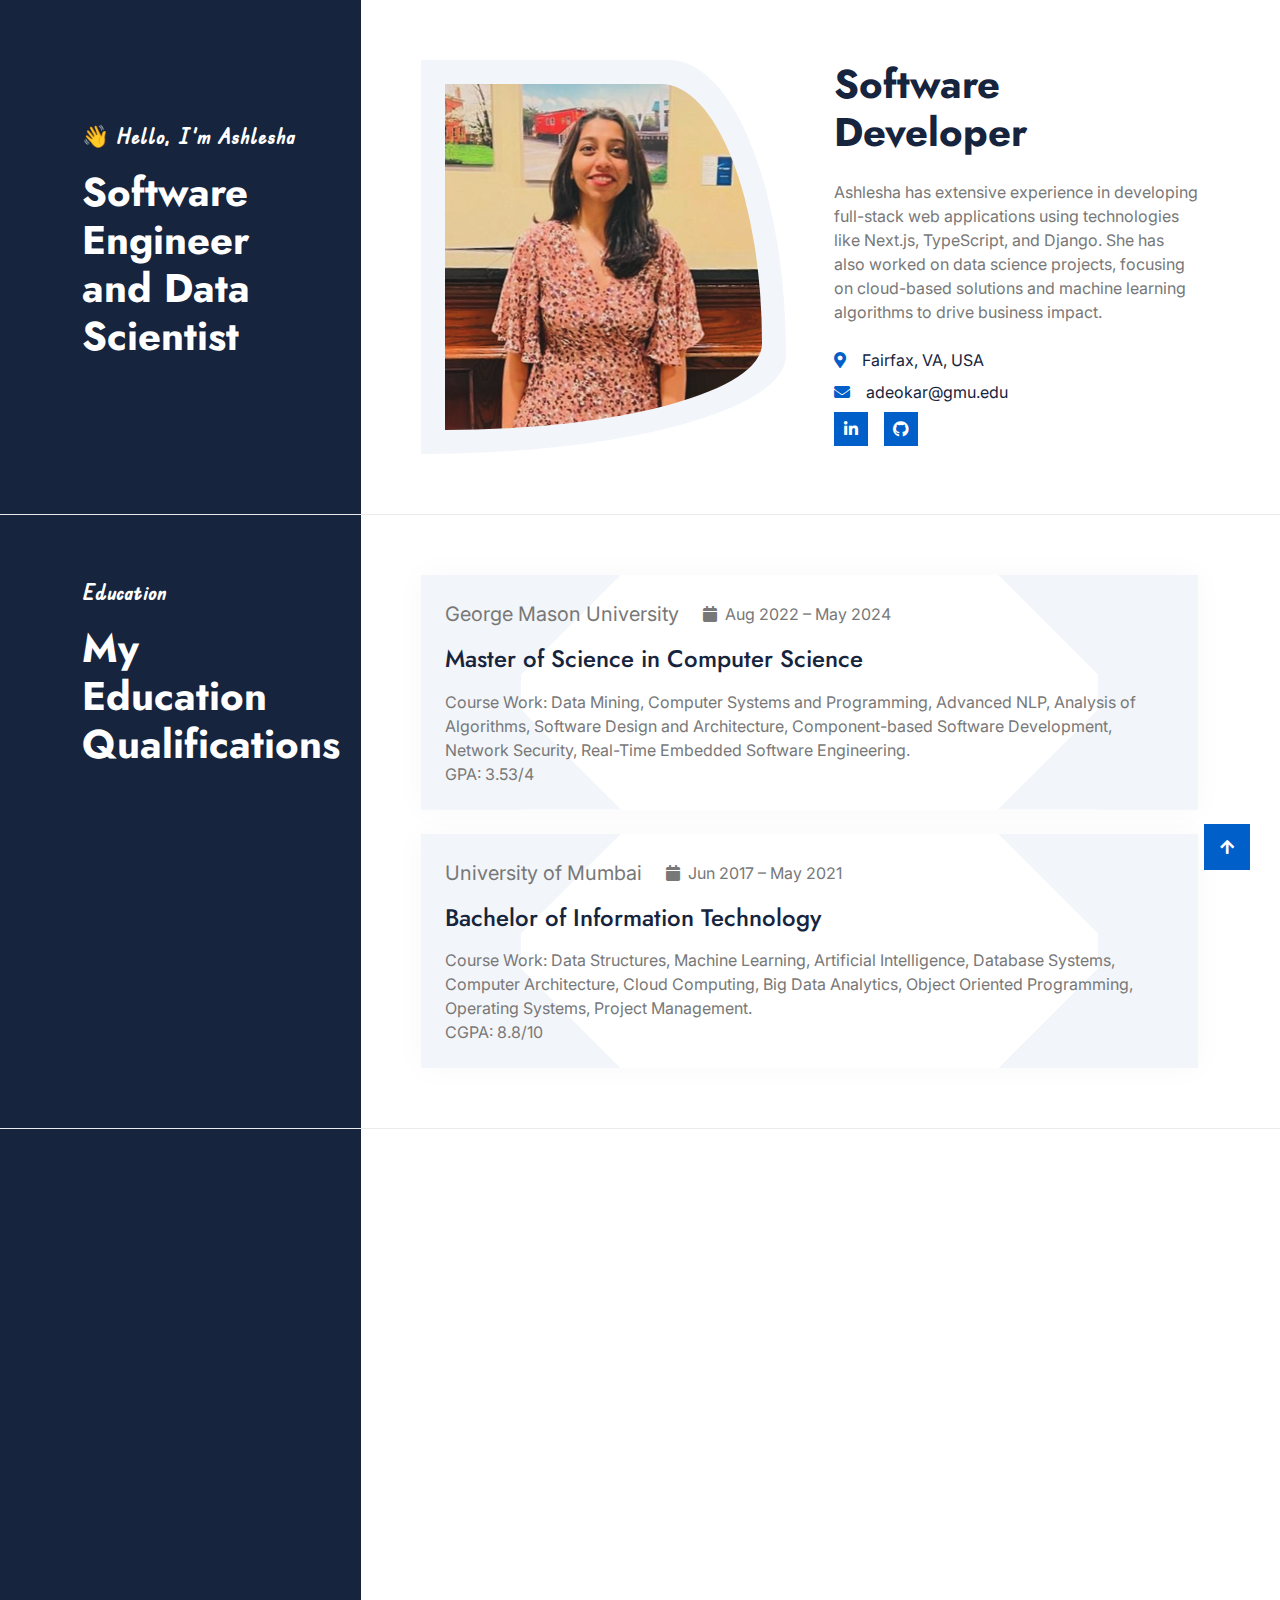
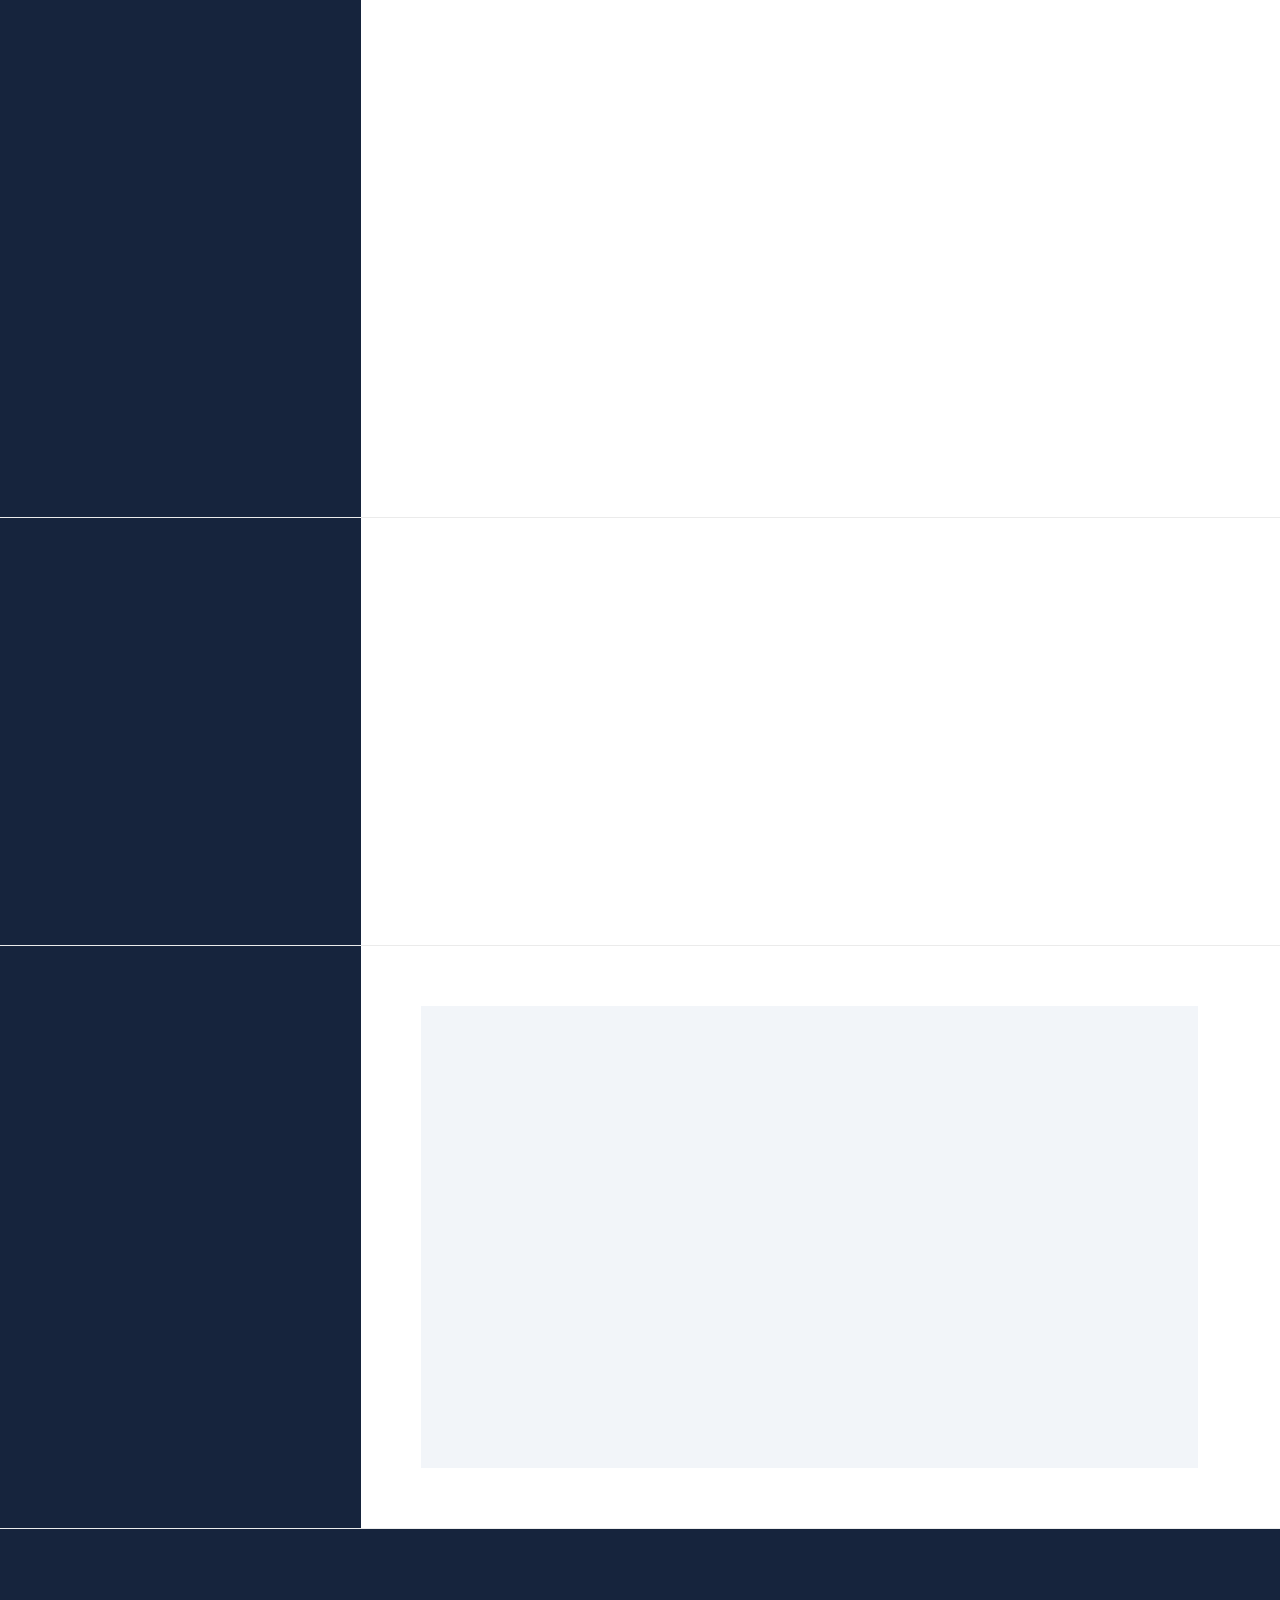
<file: portfolio/ashlesha.html>
<!DOCTYPE html>
<html lang="en">

    <head>
        <meta charset="utf-8">
        <title>Ashlesha Deokar </title>
        <meta content="width=device-width, initial-scale=1.0" name="viewport">
        <meta content="" name="keywords">
        <meta content="" name="description">

        <!-- Google Web Fonts -->
        <link rel="preconnect" href="https://fonts.googleapis.com">
        <link rel="preconnect" href="https://fonts.gstatic.com" crossorigin>
        <link href="https://fonts.googleapis.com/css2?family=Inter:wght@100..900&family=Edu+TAS+Beginner:wght@400..700&family=Jost:ital,wght@0,100..900;1,100..900&display=swap" rel="stylesheet">

        <!-- Icon Font Stylesheet -->
        <link rel="stylesheet" href="https://use.fontawesome.com/releases/v5.15.4/css/all.css"/>
        <link href="https://cdn.jsdelivr.net/npm/bootstrap-icons@1.4.1/font/bootstrap-icons.css" rel="stylesheet">

        <!-- Libraries Stylesheet -->
        <link rel="stylesheet" href="lib/animate/animate.min.css"/>
        <link href="lib/lightbox/css/lightbox.min.css" rel="stylesheet">
        <link href="lib/owlcarousel/assets/owl.carousel.min.css" rel="stylesheet">


        <!-- Customized Bootstrap Stylesheet -->
        <link href="css/bootstrap.min.css" rel="stylesheet">

        <!-- Template Stylesheet -->
        <link href="css/style.css" rel="stylesheet">
    </head>

    <body>

        <!-- Spinner Start -->
        <div id="spinner" class="show bg-white position-fixed translate-middle w-100 vh-100 top-50 start-50 d-flex align-items-center justify-content-center">
            <div class="spinner-border text-primary" style="width: 3rem; height: 3rem;" role="status">
                <span class="sr-only">Loading...</span>
            </div>
        </div>
        <!-- Spinner End -->


        <!-- Navbar Start -->
        <!-- <div class="container-fluid nav-section border-0">
            <nav class="navbar navbar-light">
                <div class="navbar-nav flex-column">
                    <a href="#pigraHome" class="nav-item nav-link active"><span class="fa fa-home"></span> Home</a>
                    <a href="#pigraAbout" class="nav-item nav-link"><span class="far fa-address-card"></span> About</a>
                    <a href="#pigraService" class="nav-item nav-link"><span class="fab fa-servicestack"></span> Service</a>
                    <a href="#pigraBlog" class="nav-item nav-link"><span class="fa fa-blog"></span> Blog</a>
                    <a href="#pigraContact" class="nav-item nav-link"><span class="fas fa-address-book"></span> Contact</a>
                </div>
            </nav>
        </div> -->
        <!-- Navbar End -->

        <!-- Header Start -->
        <div class="container-fluid" id="pigraHome">
            <div class="container">
                <div class="row g-0">
                    <div class="col-12 col-lg-3">
                        <div class="header-content bg-dark h-100 pt-6 pe-6 pb-6">
                            <a href="index.html" class="navbar-brand d-inline-flex pb-5 wow fadeInUp" data-wow-delay="0.1s">
                                <!-- Optionally include a logo image here -->
                            </a>
                            <div class="text-start d-flex flex-column justify-content-center wow fadeInUp" data-wow-delay="0.3s">
                                <p class="text-white sub-title">👋 Hello, I'm Ashlesha</p>
                                <h1 class="display-6 text-white mb-0">Software Engineer and Data Scientist</h1>
                            </div>
                        </div>
                    </div>
                    <div class="col-12 col-lg-9">
                        <div class="header-img d-flex h-100 pt-6 ps-6 pb-6">
                            <div class="row g-5">
                                <div class="col-xl-6 wow fadeInUp" data-wow-delay="0.1s">
                                    <div class="bg-light p-4" style="border-radius: 68% 32% 100% 0% / 0% 75% 25% 100%;">
                                        <img src="img/ash.png" class="img-fluid w-100" style="border-radius: 68% 32% 100% 0% / 0% 75% 25% 100%;" alt="Ashlesha Ram Deokar">
                                    </div>
                                </div>
                                <div class="col-xl-6 wow fadeInUp" data-wow-delay="0.3s">
                                    <h1 class="display-6 mb-4">Software Developer</h1>
                                    <p class="mb-4">Ashlesha has extensive experience in developing full-stack web applications using technologies like Next.js, TypeScript, and Django. She has also worked on data science projects, focusing on cloud-based solutions and machine learning algorithms to drive business impact.</p>
                                    <div class="d-flex align-items-center mb-2">
                                        <i class="fas fa-map-marker-alt text-primary me-3"></i>
                                        <p class="text-dark mb-0">Fairfax, VA, USA</p>
                                    </div>
                                    <div class="d-flex align-items-center mb-2">
                                        <i class="fas fa-envelope text-primary me-3"></i>
                                        <p class="text-dark mb-0">adeokar@gmu.edu</p>
                                    </div>
                                    <div class="d-flex">
                                        <a class="btn btn-primary btn-sm-square me-3" href="https://www.linkedin.com/in/ashlesha-deokar/"><i class="fab fa-linkedin-in text-white"></i></a>
                                        <a class="btn btn-primary btn-sm-square me-3" href="https://github.com/ashlesha-deokar"><i class="fab fa-github text-white"></i></a>
                                        <!-- Add more social links if necessary -->
                                    </div>
                                </div>
                            </div>
                        </div>
                    </div>
                </div>
            </div>
        </div>
        <!-- Header End -->




        <!-- About Start -->
        <!-- <div class="container-fluid" id="pigraAbout">
            <div class="container">
                <div class="row g-0">
                    <div class="col-12 col-lg-3">
                        <div class="about-header bg-dark h-100 pt-6 pe-6 pb-6">
                            <div class="text-start d-flex flex-column justify-content-center wow fadeInUp" data-wow-delay="0.1s">
                                <p class="text-white sub-title">About Edward</p>
                                <h1 class="display-6 text-white mb-0">Assistant Professor at George Mason University</h1>
                            </div>
                        </div>
                    </div>
                    <div class="col-12 col-lg-9">
                        <div class="about-content h-100 pt-6 ps-6 pb-6">
                                <div class="col-xl-7 wow fadeInUp" data-wow-delay="0.3s">
                                    <h4 class="mb-4">Hello, I'm Edward Oughton, Based at George Mason University</h4>
                                    <p class="mb-4">Specializing in data analytics, computational methods, and GIS, I apply these skills primarily in broadband policy and risk analysis. My work includes developing decision-support models and conducting strategy assessments globally.</p>
                                    <div class="row g-4 mb-4">
                                        <div class="col-6">
                                            <p><strong class="fw-bold text-dark">Phone :</strong> 703-993-3622</p>
                                            <p><strong class="fw-bold text-dark">Email :</strong> eoughton@gmu.edu</p>
                                            <p class="mb-0"><strong class="fw-bold text-dark">Address :</strong> Exploratory Hall, Room 2411, George Mason University, Fairfax, VA</p>
                                        </div>
                                        <div class="col-6">
                                            <p><strong class="fw-bold text-dark">Nationality :</strong> British</p>
                                            <p><strong class="fw-bold text-dark">LinkedIn :</strong> <a href="https://www.linkedin.com/in/edwardoughton">edwardoughton</a></p>
                                            <p class="mb-0"><strong class="fw-bold text-dark">GitHub :</strong> <a href="https://github.com/edwardoughton">edwardoughton</a></p>
                                        </div>
                                    </div>
                                </div>
                            </div>
                        </div>
                    </div>
                </div>
            </div>
        </div> -->
        <!-- About End -->

        <!-- Education Start -->
        <div class="container-fluid">
            <div class="container">
                <div class="row g-0">
                    <div class="col-lg-3">
                        <div class="education-header bg-dark h-100 pt-6 pe-6 pb-6">
                            <div class="text-start d-flex flex-column justify-content-center wow fadeInUp" data-wow-delay="0.1s">
                                <p class="text-white sub-title">Education</p>
                                <h1 class="display-6 text-white mb-0">My Education Qualifications</h1>
                            </div>
                        </div>
                    </div>
                    <div class="col-lg-9">
                        <div class="education-content h-100 pt-6 ps-6 pb-6">
                            <div class="row g-4">
                                <div class="col-12">
                                    <div class="education-item rounded p-4 h-100 wow fadeInUp" data-wow-delay="0.1s">
                                        <div class="d-flex align-items-center mb-3">
                                            <p class="fs-5 mb-0 me-4">George Mason University</p>
                                            <div>
                                                <span class="fa fa-calendar me-1"></span> Aug 2022 – May 2024
                                            </div>
                                        </div>
                                        <h4 class="mb-3">Master of Science in Computer Science</h4>
                                        <p class="mb-0"> Course Work: Data Mining, Computer Systems and Programming, Advanced NLP, Analysis of Algorithms, Software Design and Architecture, Component-based Software Development, Network Security, Real-Time Embedded Software Engineering.<br> GPA: 3.53/4</p>
                                    </div>
                                </div>
                                <div class="col-12">
                                    <div class="education-item rounded p-4 h-100 wow fadeInUp" data-wow-delay="0.3s">
                                        <div class="d-flex align-items-center mb-3">
                                            <p class="fs-5 mb-0 me-4">University of Mumbai</p>
                                            <div>
                                                <span class="fa fa-calendar me-1"></span> Jun 2017 – May 2021
                                            </div>
                                        </div>
                                        <h4 class="mb-3">Bachelor of Information Technology</h4>
                                        <p class="mb-0"> Course Work: Data Structures, Machine Learning, Artificial Intelligence, Database Systems, Computer Architecture, Cloud Computing, Big Data Analytics, Object Oriented Programming, Operating Systems, Project Management.<br> CGPA: 8.8/10</p>
                                    </div>
                                </div>
                            </div>
                        </div>
                    </div>
                </div>
            </div>
        </div>
        <!-- Education End -->




        <!-- Experience Start -->
        <div class="container-fluid">
            <div class="container">
                <div class="row g-0">
                    <div class="col-lg-3">
                        <div class="experience-header bg-dark h-100 pt-6 pe-6 pb-6">
                            <div class="text-start d-flex flex-column justify-content-center wow fadeInUp" data-wow-delay="0.1s">
                                <p class="text-white sub-title">Experience</p>
                                <h1 class="display-6 text-white mb-0">My Work Experience</h1>
                            </div>
                        </div>
                    </div>
                    <div class="col-lg-9">
                        <div class="experience-content h-100 pt-6 ps-6 pb-6">
                            <div class="row g-4">
                                <div class="col-12">
                                    <div class="experience-item rounded p-4 h-100 wow fadeInUp" data-wow-delay="0.1s">
                                        <div class="d-flex align-items-center mb-3">
                                            <p class="fs-5 mb-0 me-4">Localarena Tix</p>
                                            <div>
                                                <span class="fa fa-calendar me-1"></span> Apr 2024 – Present
                                            </div>
                                        </div>
                                        <h4 class="mb-3">Software Engineer</h4>
                                        <p class="mb-0">Developed a ticket-selling platform using Next.js, TypeScript, and Django, handling over 10,000+ monthly transactions. Implemented Stripe for secure payments and created a reporting dashboard, increasing user engagement by 25%.</p>
                                    </div>
                                </div>
                                <div class="col-12">
                                    <div class="experience-item rounded p-4 h-100 wow fadeInUp" data-wow-delay="0.3s">
                                        <div class="d-flex align-items-center mb-3">
                                            <p class="fs-5 mb-0 me-4">George Mason University</p>
                                            <div>
                                                <span class="fa fa-calendar me-1"></span> Aug 2024 – Present
                                            </div>
                                        </div>
                                        <h4 class="mb-3">Web Developer</h4>
                                        <p class="mb-0">Developing a WebGIS application integrated with the Mapbox API, boosting urban planning projects through interactive data visualization and efficient backend optimizations.</p>
                                    </div>
                                </div>
                                <div class="col-12">
                                    <div class="experience-item rounded p-4 h-100 wow fadeInUp" data-wow-delay="0.5s">
                                        <div class="d-flex align-items-center mb-3">
                                            <p class="fs-5 mb-0 me-4">ProductizeTech</p>
                                            <div>
                                                <span class="fa fa-calendar me-1"></span> Aug 2021 – Jul 2022
                                            </div>
                                        </div>
                                        <h4 class="mb-3">AI Engineer</h4>
                                        <p class="mb-0">Developed adaptive machine learning algorithms using Random Forests and Gradient Boosting, improving route efficiency by 25% and reducing prediction errors by 20% in a cloud-based AWS environment.</p>
                                    </div>
                                </div>
                                <div class="col-12">
                                    <div class="experience-item rounded p-4 h-100 wow fadeInUp" data-wow-delay="0.7s">
                                        <div class="d-flex align-items-center mb-3">
                                            <p class="fs-5 mb-0 me-4">GlobalShala</p>
                                            <div>
                                                <span class="fa fa-calendar me-1"></span> Jan 2021 – May 2021
                                            </div>
                                        </div>
                                        <h4 class="mb-3">Data Analyst</h4>
                                        <p class="mb-0">Utilized Google Cloud Platform (GCP) services for real-time data integration, improving marketing campaign ROI by 15% through data analysis and interactive reports in Tableau.</p>
                                    </div>
                                </div>
                            </div>
                        </div>
                    </div>
                </div>
            </div>
        </div>
        <!-- Experience End -->





        <!-- Publications Start -->
        <div class="container-fluid">
            <div class="container">
                <div class="row g-0">
                    <div class="col-lg-3">
                        <div class="portfolio-header h-100 bg-dark pt-6 pe-6 pb-6">
                            <div class="text-start d-flex flex-column justify-content-center wow fadeInUp" data-wow-delay="0.1s">
                                <h1 class="display-6 text-white mb-0">Selected Publications</h1>
                            </div>
                        </div>
                    </div>
                    <div class="col-lg-9">
                        <div class="portfolio-content h-100 pt-6 ps-6 pb-6">
                            <div class="portfolio-item py-5 border-bottom wow fadeInUp" data-wow-delay="0.1s">
                                <div class="row g-4 align-items-center">
                                    <div class="col-12">
                                        <h4 class="text-body">Drowsy Driver Detection System by Monitoring the Eye Movements</h4>
                                        <h4 class="mb-3">International Research Journal of Engineering and Technology (IRJET), 2021</h4>
                                        <p>Proposes a system to monitor eye movements for detecting drowsiness in drivers, aiming to enhance road safety by preventing accidents caused by fatigue.</p>
                                        <a href="https://www.irjet.net/archives/V8/i11/IRJET-V8I11242.pdf" class="btn btn-primary">View Publication</a>
                                    </div>
                                </div>
                            </div>
                        </div>
                    </div>
                </div>
            </div>
        </div>
        <!-- Publications End -->



        <!-- Awards Start -->
        <!-- <div class="container-fluid" id="pigraAwards">
            <div class="container">
                <div class="row g-0">
                    <div class="col-lg-3">
                        <div class="awards-header h-100 bg-dark pt-6 pe-6 pb-6">
                            <div class="text-start d-flex flex-column justify-content-center wow fadeInUp" data-wow-delay="0.1s">
                                <h1 class="display-6 text-white mb-0">Awards</h1>
                            </div>
                        </div>
                    </div>
                    <div class="col-lg-9">
                        <div class="awards-content h-100 pt-6 ps-6 pb-6">
                            <div class="awards-item wow fadeInUp" data-wow-delay="0.1s">
                                <h4 class="text-body">2023 - NCAR-NSF Early Career Innovator Award</h4>
                                <p>Awarded $360k for research on uncertainty quantification of space weather socio-economic impacts from critical infrastructure failure.</p>
                            </div>
                            <div class="awards-item wow fadeInUp" data-wow-delay="0.3s">
                                <h4 class="text-body">2023 - Cisco Research Grant</h4>
                                <p>Received a $50k grant for evaluating policy implications of next-generation wireless broadband technologies including 6G and Wi-Fi 7 and 8.</p>
                            </div>
                            <div class="awards-item wow fadeInUp" data-wow-delay="0.5s">
                                <h4 class="text-body">2022 - International Monetary Fund Digital Infrastructure Award</h4>
                                <p>Awarded a $48k grant for development of a digital infrastructure costing estimator.</p>
                            </div>
                        </div>
                    </div>
                </div>
            </div>
        </div> -->
        <!-- Awards End -->


        <!-- Contact Start -->
        <div class="container-fluid" id="pigraContact">
            <div class="container">
                <div class="row g-0">
                    <div class="col-lg-3">
                        <div class="contact-header h-100 bg-dark pt-6 pe-6 pb-6">
                            <div class="text-start d-flex flex-column justify-content-center wow fadeInUp" data-wow-delay="0.1s">
                                <p class="text-white sub-title">Contact Me</p>
                            </div>
                        </div>
                    </div>
                    <div class="col-lg-9">
                        <div class="contact-content h-100 pt-6 ps-6 pb-6">
                            <div class="bg-light p-4">
                                <div class="row g-5">
                                    <div class="col-xl-5 wow fadeInUp" data-wow-delay="0.1s">
                                        <div class="d-flex mb-4">
                                            <div class="btn-xl-square bg-primary text-white me-3">
                                                <i class="fas fa-map-marker-alt"></i>
                                            </div>
                                            <div>
                                                <h4>Address</h4>
                                                <p class="mb-0">Fairfax, VA, USA</p>
                                            </div>
                                        </div>
                                        <div class="d-flex mb-4">
                                            <div class="btn-xl-square bg-primary text-white me-3">
                                                <i class="fas fa-envelope"></i>
                                            </div>
                                            <div>
                                                <h4>Email</h4>
                                                <p class="mb-0">adeokar@gmu.edu</p>
                                            </div>
                                        </div>
                                    </div>
                                    <div class="col-xl-7 wow fadeInUp" data-wow-delay="0.3s">
                                        <div>
                                            <form>
                                                <div class="row g-3">
                                                    <div class="col-lg-12 col-xl-6">
                                                        <div class="form-floating">
                                                            <input type="text" class="form-control border-0" id="name" placeholder="Your Name">
                                                            <label for="name">Your Name</label>
                                                        </div>
                                                    </div>
                                                    <div class="col-lg-12 col-xl-6">
                                                        <div class="form-floating">
                                                            <input type="email" class="form-control border-0" id="email" placeholder="Your Email">
                                                            <label for="email">Your Email</label>
                                                        </div>
                                                    </div>
                                                    <div class="col-lg-12 col-xl-6">
                                                        <div class="form-floating">
                                                            <input type="phone" class="form-control border-0" id="phone" placeholder="Phone">
                                                            <label for="phone">Your Phone</label>
                                                        </div>
                                                    </div>
                                                    <div class="col-lg-12 col-xl-6">
                                                        <div class="form-floating">
                                                            <input type="text" class="form-control border-0" id="project" placeholder="Project">
                                                            <label for="project">Your Project</label>
                                                        </div>
                                                    </div>
                                                    <div class="col-12">
                                                        <div class="form-floating">
                                                            <input type="text" class="form-control border-0" id="subject" placeholder="Subject">
                                                            <label for="subject">Subject</label>
                                                        </div>
                                                    </div>
                                                    <div class="col-12">
                                                        <div class="form-floating">
                                                            <textarea class="form-control border-0" placeholder="Leave a message here" id="message" style="height: 120px"></textarea>
                                                            <label for="message">Message</label>
                                                        </div>
                                                    </div>
                                                    <div class="col-12">
                                                        <button class="btn btn-primary w-100 py-3">Send Message</button>
                                                    </div>
                                                </div>
                                            </form>
                                        </div>
                                    </div>
                                </div>
                            </div>
                        </div>
                    </div>
                </div>
            </div>
        </div>
        <!-- Contact End -->


        <!-- Footer Start -->
        <div class="container-fluid footer bg-dark border-bottom-0">
            <div class="container wow fadeIn" data-wow-delay="0.1s">
                <div class="row g-0">
                    <div class="col-12">
                       <div class="footer-content h-100 pt-6 ps-6 pb-6">
                            <div class="row g-4 align-items-center">
                                <!-- <div class="col-12 text-center">
                                    <div class="d-flex justify-content-center">
                                        <a class="btn btn-light btn-md-square me-3" href=""><i class="fab fa-facebook-f"></i></a>
                                        <a class="btn btn-light btn-md-square me-3" href=""><i class="fab fa-twitter"></i></a>
                                        <a class="btn btn-light btn-md-square me-3" href=""><i class="fab fa-instagram"></i></a>
                                        <a class="btn btn-light btn-md-square me-0" href=""><i class="fab fa-linkedin-in"></i></a>
                                    </div>
                                </div> -->
                                
                                <div class="col-12 text-center text-body">
                                    <!--/*** This template is free as long as you keep the below author’s credit link/attribution link/backlink. ***/-->
                                    <!--/*** If you'd like to use the template without the below author’s credit link/attribution link/backlink, ***/-->
                                    <!--/*** you can purchase the Credit Removal License from "https://htmlcodex.com/credit-removal". ***/-->
                                    Designed By <a class="border-bottom text-white" href="https://htmlcodex.com">GMU Research Team</a>
                                </div>
                                <div class="col-12 text-center">
                                    <span class="text-body"><a href="#" class="border-bottom text-white"><i class="fas fa-copyright text-body me-2"></i>2024</a>, All right reserved.</span>
                                </div>
                            </div>
                       </div>        
                    </div>
                </div>
            </div>
        </div>
        <!-- Footer End -->


        <!-- Back to Top -->
        <a href="#" class="btn btn-primary btn-lg-square back-to-top"><i class="fa fa-arrow-up"></i></a>   

        
        <!-- JavaScript Libraries -->
        <script src="https://ajax.googleapis.com/ajax/libs/jquery/3.6.4/jquery.min.js"></script>
        <script src="https://cdn.jsdelivr.net/npm/bootstrap@5.0.0/dist/js/bootstrap.bundle.min.js"></script>
        <script src="lib/wow/wow.min.js"></script>
        <script src="lib/easing/easing.min.js"></script>
        <script src="lib/waypoints/waypoints.min.js"></script>
        <script src="lib/counterup/counterup.min.js"></script>
        <script src="lib/lightbox/js/lightbox.min.js"></script>
        <script src="lib/owlcarousel/owl.carousel.min.js"></script>
        

        <!-- Template Javascript -->
        <script src="js/main.js"></script>
    </body>

</html>
</file>
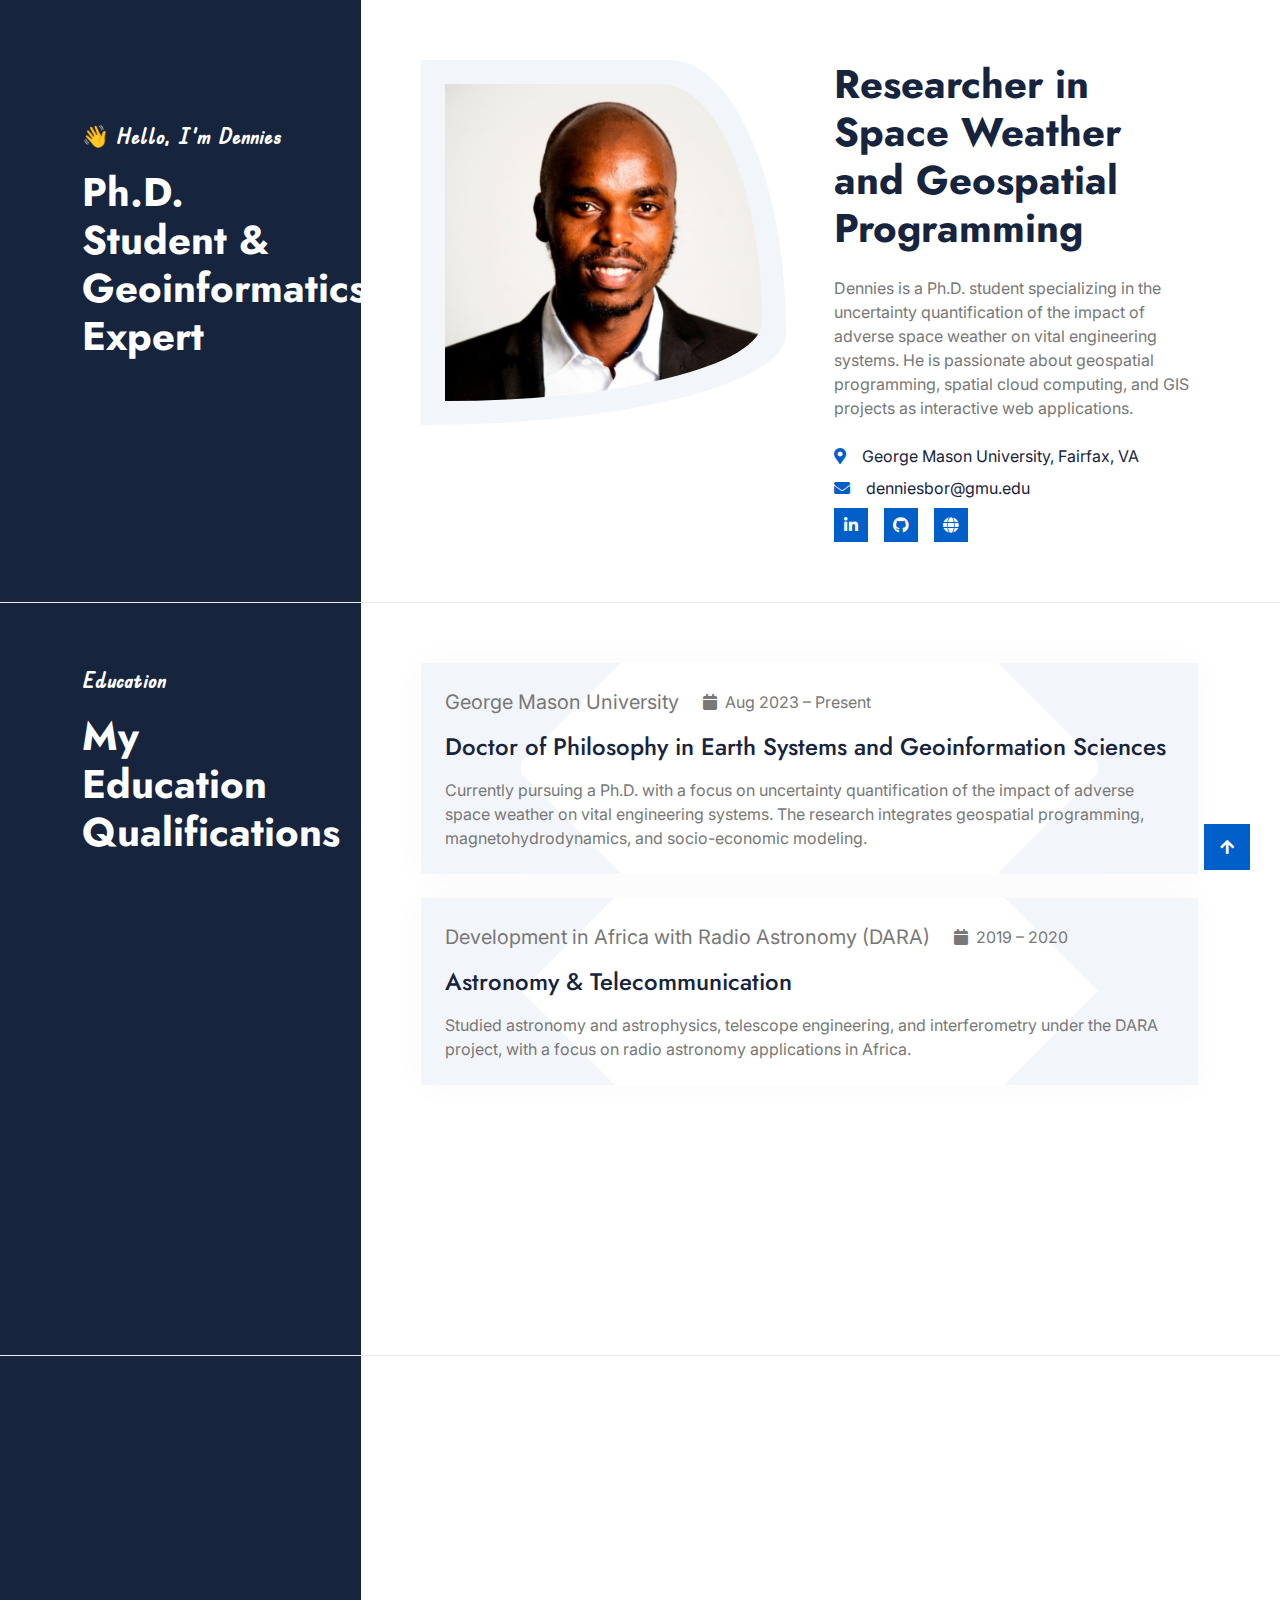
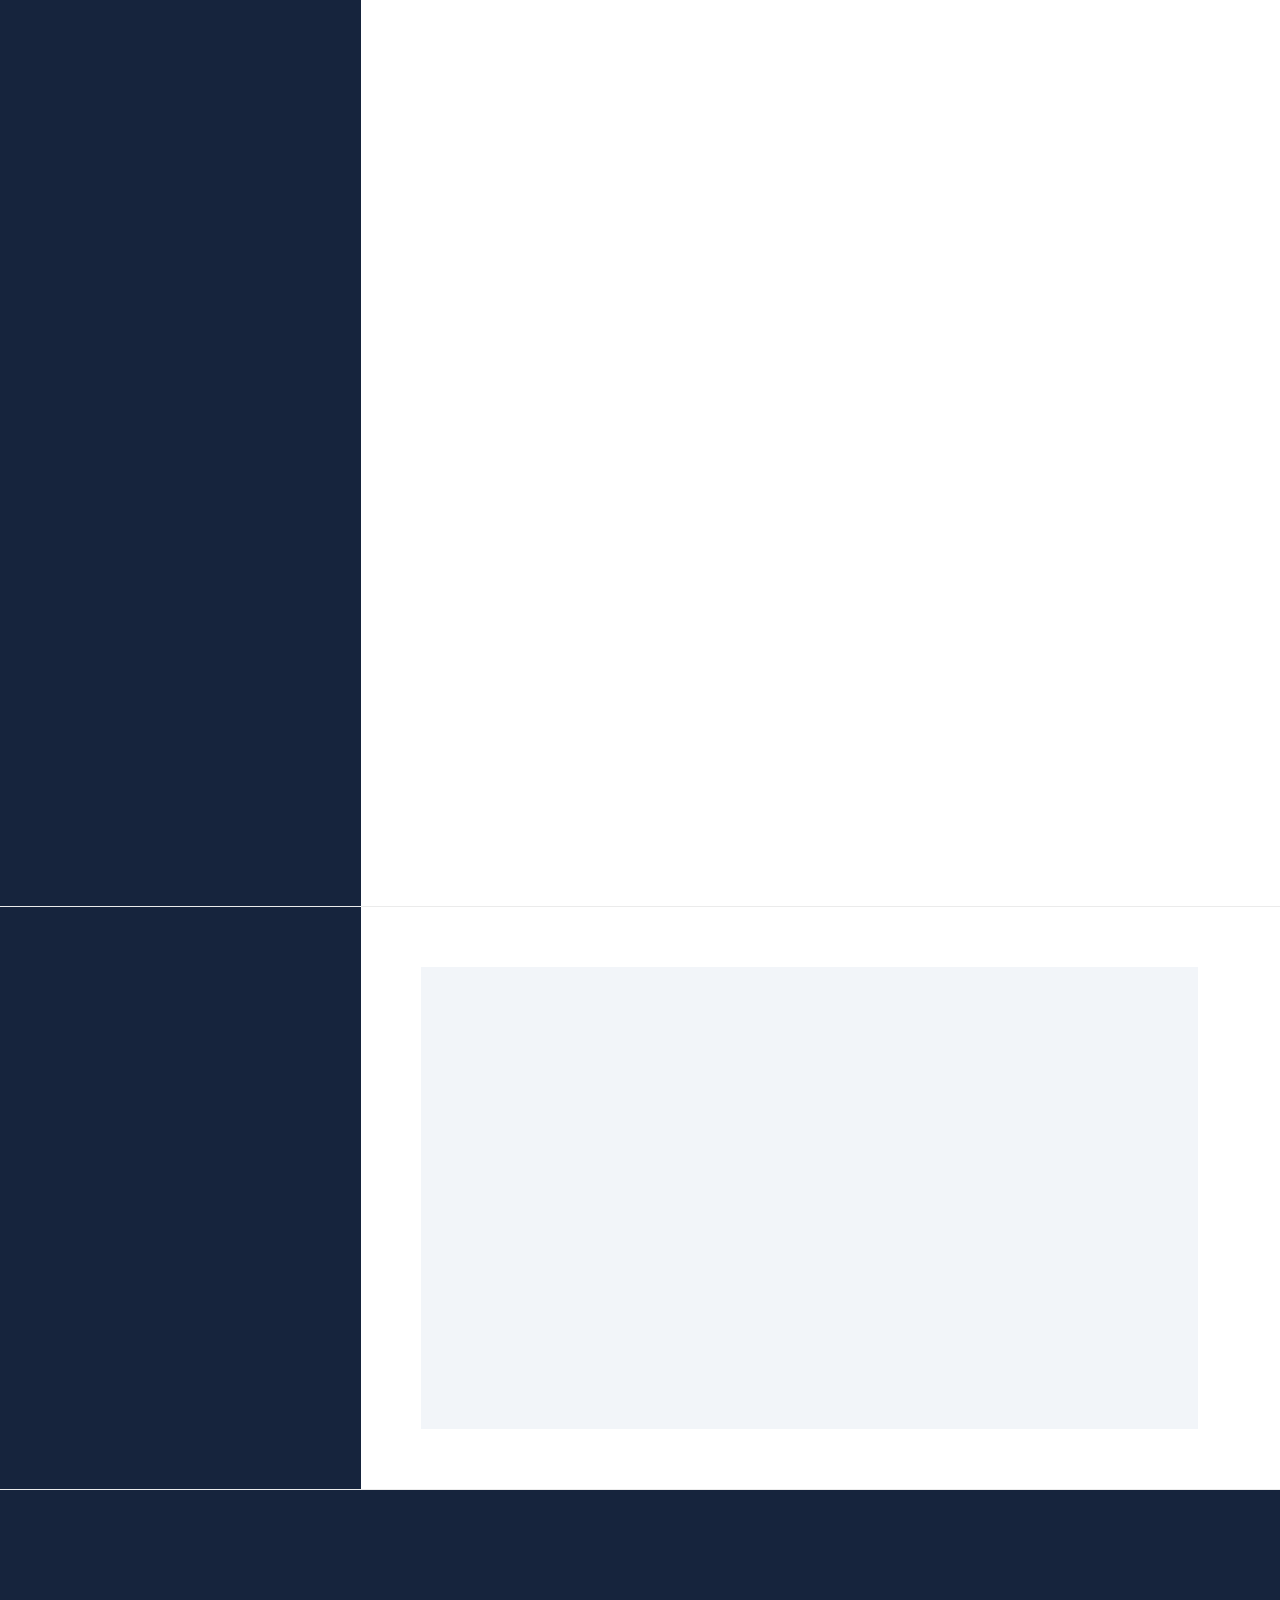
<file: portfolio/dennis.html>
<!DOCTYPE html>
<html lang="en">

    <head>
        <meta charset="utf-8">
        <title>Dennis Bor  </title>
        <meta content="width=device-width, initial-scale=1.0" name="viewport">
        <meta content="" name="keywords">
        <meta content="" name="description">

        <!-- Google Web Fonts -->
        <link rel="preconnect" href="https://fonts.googleapis.com">
        <link rel="preconnect" href="https://fonts.gstatic.com" crossorigin>
        <link href="https://fonts.googleapis.com/css2?family=Inter:wght@100..900&family=Edu+TAS+Beginner:wght@400..700&family=Jost:ital,wght@0,100..900;1,100..900&display=swap" rel="stylesheet">

        <!-- Icon Font Stylesheet -->
        <link rel="stylesheet" href="https://use.fontawesome.com/releases/v5.15.4/css/all.css"/>
        <link href="https://cdn.jsdelivr.net/npm/bootstrap-icons@1.4.1/font/bootstrap-icons.css" rel="stylesheet">

        <!-- Libraries Stylesheet -->
        <link rel="stylesheet" href="lib/animate/animate.min.css"/>
        <link href="lib/lightbox/css/lightbox.min.css" rel="stylesheet">
        <link href="lib/owlcarousel/assets/owl.carousel.min.css" rel="stylesheet">


        <!-- Customized Bootstrap Stylesheet -->
        <link href="css/bootstrap.min.css" rel="stylesheet">

        <!-- Template Stylesheet -->
        <link href="css/style.css" rel="stylesheet">
    </head>

    <body>

        <!-- Spinner Start -->
        <div id="spinner" class="show bg-white position-fixed translate-middle w-100 vh-100 top-50 start-50 d-flex align-items-center justify-content-center">
            <div class="spinner-border text-primary" style="width: 3rem; height: 3rem;" role="status">
                <span class="sr-only">Loading...</span>
            </div>
        </div>
        <!-- Spinner End -->


        <!-- Navbar Start -->
        <!-- <div class="container-fluid nav-section border-0">
            <nav class="navbar navbar-light">
                <div class="navbar-nav flex-column">
                    <a href="#pigraHome" class="nav-item nav-link active"><span class="fa fa-home"></span> Home</a>
                    <a href="#pigraAbout" class="nav-item nav-link"><span class="far fa-address-card"></span> About</a>
                    <a href="#pigraService" class="nav-item nav-link"><span class="fab fa-servicestack"></span> Service</a>
                    <a href="#pigraBlog" class="nav-item nav-link"><span class="fa fa-blog"></span> Blog</a>
                    <a href="#pigraContact" class="nav-item nav-link"><span class="fas fa-address-book"></span> Contact</a>
                </div>
            </nav>
        </div> -->
        <!-- Navbar End -->

        <!-- Header Start -->
        <div class="container-fluid" id="pigraHome">
            <div class="container">
                <div class="row g-0">
                    <div class="col-12 col-lg-3">
                        <div class="header-content bg-dark h-100 pt-6 pe-6 pb-6">
                            <a href="index.html" class="navbar-brand d-inline-flex pb-5 wow fadeInUp" data-wow-delay="0.1s">
                                <!-- Optionally include a logo image here -->
                            </a>
                            <div class="text-start d-flex flex-column justify-content-center wow fadeInUp" data-wow-delay="0.3s">
                                <p class="text-white sub-title">👋 Hello, I'm Dennies</p>
                                <h1 class="display-6 text-white mb-0">Ph.D. Student & Geoinformatics Expert</h1>
                            </div>
                        </div>
                    </div>
                    <div class="col-12 col-lg-9">
                        <div class="header-img d-flex h-100 pt-6 ps-6 pb-6">
                            <div class="row g-5">
                                <div class="col-xl-6 wow fadeInUp" data-wow-delay="0.1s">
                                    <div class="bg-light p-4" style="border-radius: 68% 32% 100% 0% / 0% 75% 25% 100%;">
                                        <!-- Placeholder for Dennies's Image -->
                                        <img src="img/dennies.jpeg" class="img-fluid w-100" style="border-radius: 68% 32% 100% 0% / 0% 75% 25% 100%;" alt="Dennies Bor">
                                    </div>
                                </div>
                                <div class="col-xl-6 wow fadeInUp" data-wow-delay="0.3s">
                                    <h1 class="display-6 mb-4">Researcher in Space Weather and Geospatial Programming</h1>
                                    <p class="mb-4">Dennies is a Ph.D. student specializing in the uncertainty quantification of the impact of adverse space weather on vital engineering systems. He is passionate about geospatial programming, spatial cloud computing, and GIS projects as interactive web applications.</p>
                                    <div class="d-flex align-items-center mb-2">
                                        <i class="fas fa-map-marker-alt text-primary me-3"></i>
                                        <p class="text-dark mb-0">George Mason University, Fairfax, VA</p>
                                    </div>
                                    <div class="d-flex align-items-center mb-2">
                                        <i class="fas fa-envelope text-primary me-3"></i>
                                        <p class="text-dark mb-0">denniesbor@gmu.edu</p>
                                    </div>
                                    <div class="d-flex">
                                        <a class="btn btn-primary btn-sm-square me-3" href="https://www.linkedin.com/in/dennies-bor/"><i class="fab fa-linkedin-in text-white"></i></a>
                                        <a class="btn btn-primary btn-sm-square me-3" href="https://github.com/dennies-bor"><i class="fab fa-github text-white"></i></a>
                                        <a class="btn btn-primary btn-sm-square me-3" href="https://www.denniesbor.com/"><i class="fas fa-globe text-white"></i></a>
                                    </div>
                                </div>
                            </div>
                        </div>
                    </div>
                </div>
            </div>
        </div>
        <!-- Header End -->




        <!-- About Start -->
        <!-- <div class="container-fluid" id="pigraAbout">
            <div class="container">
                <div class="row g-0">
                    <div class="col-12 col-lg-3">
                        <div class="about-header bg-dark h-100 pt-6 pe-6 pb-6">
                            <div class="text-start d-flex flex-column justify-content-center wow fadeInUp" data-wow-delay="0.1s">
                                <p class="text-white sub-title">About Edward</p>
                                <h1 class="display-6 text-white mb-0">Assistant Professor at George Mason University</h1>
                            </div>
                        </div>
                    </div>
                    <div class="col-12 col-lg-9">
                        <div class="about-content h-100 pt-6 ps-6 pb-6">
                                <div class="col-xl-7 wow fadeInUp" data-wow-delay="0.3s">
                                    <h4 class="mb-4">Hello, I'm Edward Oughton, Based at George Mason University</h4>
                                    <p class="mb-4">Specializing in data analytics, computational methods, and GIS, I apply these skills primarily in broadband policy and risk analysis. My work includes developing decision-support models and conducting strategy assessments globally.</p>
                                    <div class="row g-4 mb-4">
                                        <div class="col-6">
                                            <p><strong class="fw-bold text-dark">Phone :</strong> 703-993-3622</p>
                                            <p><strong class="fw-bold text-dark">Email :</strong> eoughton@gmu.edu</p>
                                            <p class="mb-0"><strong class="fw-bold text-dark">Address :</strong> Exploratory Hall, Room 2411, George Mason University, Fairfax, VA</p>
                                        </div>
                                        <div class="col-6">
                                            <p><strong class="fw-bold text-dark">Nationality :</strong> British</p>
                                            <p><strong class="fw-bold text-dark">LinkedIn :</strong> <a href="https://www.linkedin.com/in/edwardoughton">edwardoughton</a></p>
                                            <p class="mb-0"><strong class="fw-bold text-dark">GitHub :</strong> <a href="https://github.com/edwardoughton">edwardoughton</a></p>
                                        </div>
                                    </div>
                                </div>
                            </div>
                        </div>
                    </div>
                </div>
            </div>
        </div> -->
        <!-- About End -->

        <!-- Education Start -->
        <div class="container-fluid">
            <div class="container">
                <div class="row g-0">
                    <div class="col-lg-3">
                        <div class="education-header bg-dark h-100 pt-6 pe-6 pb-6">
                            <div class="text-start d-flex flex-column justify-content-center wow fadeInUp" data-wow-delay="0.1s">
                                <p class="text-white sub-title">Education</p>
                                <h1 class="display-6 text-white mb-0">My Education Qualifications</h1>
                            </div>
                        </div>
                    </div>
                    <div class="col-lg-9">
                        <div class="education-content h-100 pt-6 ps-6 pb-6">
                            <div class="row g-4">
                                <div class="col-12">
                                    <div class="education-item rounded p-4 h-100 wow fadeInUp" data-wow-delay="0.1s">
                                        <div class="d-flex align-items-center mb-3">
                                            <p class="fs-5 mb-0 me-4">George Mason University</p>
                                            <div>
                                                <span class="fa fa-calendar me-1"></span> Aug 2023 – Present
                                            </div>
                                        </div>
                                        <h4 class="mb-3">Doctor of Philosophy in Earth Systems and Geoinformation Sciences</h4>
                                        <p class="mb-0">Currently pursuing a Ph.D. with a focus on uncertainty quantification of the impact of adverse space weather on vital engineering systems. The research integrates geospatial programming, magnetohydrodynamics, and socio-economic modeling.</p>
                                    </div>
                                </div>
                                <div class="col-12">
                                    <div class="education-item rounded p-4 h-100 wow fadeInUp" data-wow-delay="0.3s">
                                        <div class="d-flex align-items-center mb-3">
                                            <p class="fs-5 mb-0 me-4">Development in Africa with Radio Astronomy (DARA)</p>
                                            <div>
                                                <span class="fa fa-calendar me-1"></span> 2019 – 2020
                                            </div>
                                        </div>
                                        <h4 class="mb-3">Astronomy & Telecommunication</h4>
                                        <p class="mb-0">Studied astronomy and astrophysics, telescope engineering, and interferometry under the DARA project, with a focus on radio astronomy applications in Africa.</p>
                                    </div>
                                </div>
                                <div class="col-12">
                                    <div class="education-item rounded p-4 h-100 wow fadeInUp" data-wow-delay="0.5s">
                                        <div class="d-flex align-items-center mb-3">
                                            <p class="fs-5 mb-0 me-4">The Technical University of Kenya</p>
                                            <div>
                                                <span class="fa fa-calendar me-1"></span> 2013 – 2019
                                            </div>
                                        </div>
                                        <h4 class="mb-3">Bachelor's Degree in Aeronautical Engineering</h4>
                                        <p class="mb-0">Graduated with First Class Honors, specializing in aerodynamics, avionics, and spacecraft fundamentals.</p>
                                    </div>
                                </div>
                            </div>
                        </div>
                    </div>
                </div>
            </div>
        </div>
        <!-- Education End -->


        <!-- Experience Start -->
        <div class="container-fluid">
            <div class="container">
                <div class="row g-0">
                    <div class="col-lg-3">
                        <div class="experience-header bg-dark h-100 pt-6 pe-6 pb-6">
                            <div class="text-start d-flex flex-column justify-content-center wow fadeInUp" data-wow-delay="0.1s">
                                <p class="text-white sub-title">Experience</p>
                                <h1 class="display-6 text-white mb-0">My Work Experience</h1>
                            </div>
                        </div>
                    </div>
                    <div class="col-lg-9">
                        <div class="experience-content h-100 pt-6 ps-6 pb-6">
                            <div class="row g-4">
                                <div class="col-12">
                                    <div class="experience-item rounded p-4 h-100 wow fadeInUp" data-wow-delay="0.1s">
                                        <div class="d-flex align-items-center mb-3">
                                            <p class="fs-5 mb-0 me-4">George Mason University</p>
                                            <div>
                                                <span class="fa fa-calendar me-1"></span> Sep 2023 – Present
                                            </div>
                                        </div>
                                        <h4 class="mb-3">Graduate Research Assistant</h4>
                                        <p class="mb-0">Conducting research on broadband accessibility in the US and the socio-economic impacts of space weather-related infrastructure failures, integrating data analytics and systems modeling.</p>
                                    </div>
                                </div>
                                <div class="col-12">
                                    <div class="experience-item rounded p-4 h-100 wow fadeInUp" data-wow-delay="0.3s">
                                        <div class="d-flex align-items-center mb-3">
                                            <p class="fs-5 mb-0 me-4">George Mason University</p>
                                            <div>
                                                <span class="fa fa-calendar me-1"></span> May 2022 – Present
                                            </div>
                                        </div>
                                        <h4 class="mb-3">Affiliate Faculty</h4>
                                        <p class="mb-0">Studying the application of Natural Language Processing (NLP) in establishing relational semantics in political discourse, particularly within geospatial and socio-political contexts.</p>
                                    </div>
                                </div>
                                <div class="col-12">
                                    <div class="experience-item rounded p-4 h-100 wow fadeInUp" data-wow-delay="0.5s">
                                        <div class="d-flex align-items-center mb-3">
                                            <p class="fs-5 mb-0 me-4">Safaricom PLC</p>
                                            <div>
                                                <span class="fa fa-calendar me-1"></span> May 2019 – 2020
                                            </div>
                                        </div>
                                        <h4 class="mb-3">Service Assurance Professional</h4>
                                        <p class="mb-0">Ensured service assurance and network reliability for Safaricom’s telecommunication infrastructure, focusing on system monitoring and service quality improvement in Nairobi, Kenya.</p>
                                    </div>
                                </div>
                                <div class="col-12">
                                    <div class="experience-item rounded p-4 h-100 wow fadeInUp" data-wow-delay="0.7s">
                                        <div class="d-flex align-items-center mb-3">
                                            <p class="fs-5 mb-0 me-4">Kenya Airways</p>
                                            <div>
                                                <span class="fa fa-calendar me-1"></span> Nov 2018 – Feb 2019
                                            </div>
                                        </div>
                                        <h4 class="mb-3">Engineering Intern</h4>
                                        <p class="mb-0">Gained hands-on experience in mechanical workshops, maintenance planning, and avionics bays, working closely with quality assurance teams at Kenya Airways.</p>
                                    </div>
                                </div>
                                <div class="col-12">
                                    <div class="experience-item rounded p-4 h-100 wow fadeInUp" data-wow-delay="0.9s">
                                        <div class="d-flex align-items-center mb-3">
                                            <p class="fs-5 mb-0 me-4">Italian Space Agency - San Marco Project</p>
                                            <div>
                                                <span class="fa fa-calendar me-1"></span> Aug 2018 – Nov 2018
                                            </div>
                                        </div>
                                        <h4 class="mb-3">Engineering Intern</h4>
                                        <p class="mb-0">Oversaw satellite radio frequency links, contributed to satellite tracking, and supported rocket launch operations at the Malindi Space Center in Kenya.</p>
                                    </div>
                                </div>
                            </div>
                        </div>
                    </div>
                </div>
            </div>
        </div>
        <!-- Experience End -->


        <!-- Publications Start -->
        <!-- <div class="container-fluid">
            <div class="container">
                <div class="row g-0">
                    <div class="col-lg-3">
                        <div class="portfolio-header h-100 bg-dark pt-6 pe-6 pb-6">
                            <div class="text-start d-flex flex-column justify-content-center wow fadeInUp" data-wow-delay="0.1s">
                                <h1 class="display-6 text-white mb-0">Selected Publications</h1>
                            </div>
                        </div>
                    </div>
                    <div class="col-lg-9">
                        <div class="portfolio-content h-100 pt-6 ps-6 pb-6">
                            <div class="portfolio-item py-5 border-bottom wow fadeInUp" data-wow-delay="0.1s">
                                <div class="row g-4 align-items-center">
                                    <div class="col-12">
                                        <h4 class="text-body">Assessing the Implications of Applying Artificial Intelligence to Multidomain Operations.</h4>
                                        <h4 class="mb-3">Military Review, 2023</h4>
                                        <p>Discusses the strategic integration of AI technologies in multidomain military operations, highlighting challenges and opportunities.</p>
                                        <a href="https://www.armyupress.army.mil/Journals/Military-Review/" class="btn btn-primary">View Publication</a>
                                    </div>
                                </div>
                            </div>
                            <div class="portfolio-item py-5 border-bottom wow fadeInUp" data-wow-delay="0.3s">
                                <div class="row g-4 align-items-center">
                                    <div class="col-12">
                                        <h4 class="text-body">Novel Research on Drone-Based Multispectral Object Detection.</h4>
                                        <h4 class="mb-3">Nature, 2023</h4>
                                        <p>Explores advanced techniques in drone-based multispectral imaging for object detection, contributing to the field of remote sensing and surveillance.</p>
                                        <a href="https://rdcu.be/dcYC1" class="btn btn-primary">View Publication</a>
                                    </div>
                                </div>
                            </div>
                            <div class="portfolio-item py-5 wow fadeInUp" data-wow-delay="0.5s">
                                <div class="row g-4 align-items-center">
                                    <div class="col-12">
                                        <h4 class="text-body">Integrating Thermal Imagery into Object Detection on Air-Based Platforms.</h4>
                                        <h4 class="mb-3">Scientific Reports, 2023 - Impact Factor: 4.6</h4>
                                        <p>Analyzes the efficacy of integrating thermal imagery with traditional imaging techniques to enhance object detection from aerial platforms.</p>
                                        <a href="https://www.nature.com/articles/s41598-023-34791-8" class="btn btn-primary">View Publication</a>
                                    </div>
                                </div>
                            </div>
                        </div>
                    </div>
                </div>
            </div>
        </div> -->
        <!-- Publications End -->



        <!-- Awards Start -->
        <!-- <div class="container-fluid" id="pigraAwards">
            <div class="container">
                <div class="row g-0">
                    <div class="col-lg-3">
                        <div class="awards-header h-100 bg-dark pt-6 pe-6 pb-6">
                            <div class="text-start d-flex flex-column justify-content-center wow fadeInUp" data-wow-delay="0.1s">
                                <h1 class="display-6 text-white mb-0">Awards</h1>
                            </div>
                        </div>
                    </div>
                    <div class="col-lg-9">
                        <div class="awards-content h-100 pt-6 ps-6 pb-6">
                            <div class="awards-item wow fadeInUp" data-wow-delay="0.1s">
                                <h4 class="text-body">2x Meritorious Service Medal</h4>
                                <p>Awarded for exceptional service and achievements during military operations and duties.</p>
                            </div>
                            <div class="awards-item wow fadeInUp" data-wow-delay="0.3s">
                                <h4 class="text-body">2x Army Commendation Medal</h4>
                                <p>Recognized for outstanding performance and conduct during military missions and responsibilities.</p>
                            </div>
                            <div class="awards-item wow fadeInUp" data-wow-delay="0.5s">
                                <h4 class="text-body">3x Army Achievement Medal</h4>
                                <p>Awarded for meritorious service, achievements, or superiority in performance of duties.</p>
                            </div>
                            <div class="awards-item wow fadeInUp" data-wow-delay="0.7s">
                                <h4 class="text-body">Inherent Resolve Campaign Medal</h4>
                                <p>Received for participation in operations against hostile forces in the countries of Iraq and Syria.</p>
                            </div>
                            <div class="awards-item wow fadeInUp" data-wow-delay="0.9s">
                                <h4 class="text-body">Expert Infantryman Badge (True Blue)</h4>
                                <p>Awarded for achieving a perfect score in all stations during the testing phases.</p>
                            </div>
                        </div>
                    </div>
                </div>
            </div>
        </div> -->
        <!-- Awards End -->


        <!-- Contact Start -->
        <div class="container-fluid" id="pigraContact">
            <div class="container">
                <div class="row g-0">
                    <div class="col-lg-3">
                        <div class="contact-header h-100 bg-dark pt-6 pe-6 pb-6">
                            <div class="text-start d-flex flex-column justify-content-center wow fadeInUp" data-wow-delay="0.1s">
                                <p class="text-white sub-title">Contact Me</p>
                            </div>
                        </div>
                    </div>
                    <div class="col-lg-9">
                    <div class="contact-content h-100 pt-6 ps-6 pb-6">
                            <div class="bg-light p-4">
                                <div class="row g-5">
                                    <div class="col-xl-5 wow fadeInUp" data-wow-delay="0.1s">
                                        <div class="d-flex mb-4">
                                            <div class="btn-xl-square bg-primary text-white me-3">
                                                <i class="fas fa-map-marker-alt"></i>
                                            </div>
                                            <div>
                                                <h4>Address</h4>
                                                <p class="mb-0">Fairfax, VA, USA</p>
                                            </div>
                                        </div>
                                        <div class="d-flex mb-4">
                                            <div class="btn-xl-square bg-primary text-white me-3">
                                                <i class="fas fa-envelope"></i>
                                            </div>
                                            <div>
                                                <h4>Email</h4>
                                                <p class="mb-0">denniesbor@gmu.edu</p>
                                            </div>
                                        </div>
                                    </div>
                                    <div class="col-xl-7 wow fadeInUp" data-wow-delay="0.3s">
                                        <div>
                                            <form>
                                                <div class="row g-3">
                                                    <div class="col-lg-12 col-xl-6">
                                                        <div class="form-floating">
                                                            <input type="text" class="form-control border-0" id="name" placeholder="Your Name">
                                                            <label for="name">Your Name</label>
                                                        </div>
                                                    </div>
                                                    <div class="col-lg-12 col-xl-6">
                                                        <div class="form-floating">
                                                            <input type="email" class="form-control border-0" id="email" placeholder="Your Email">
                                                            <label for="email">Your Email</label>
                                                        </div>
                                                    </div>
                                                    <div class="col-lg-12 col-xl-6">
                                                        <div class="form-floating">
                                                            <input type="phone" class="form-control border-0" id="phone" placeholder="Phone">
                                                            <label for="phone">Your Phone</label>
                                                        </div>
                                                    </div>
                                                    <div class="col-lg-12 col-xl-6">
                                                        <div class="form-floating">
                                                            <input type="text" class="form-control border-0" id="project" placeholder="Project">
                                                            <label for="project">Your Project</label>
                                                        </div>
                                                    </div>
                                                    <div class="col-12">
                                                        <div class="form-floating">
                                                            <input type="text" class="form-control border-0" id="subject" placeholder="Subject">
                                                            <label for="subject">Subject</label>
                                                        </div>
                                                    </div>
                                                    <div class="col-12">
                                                        <div class="form-floating">
                                                            <textarea class="form-control border-0" placeholder="Leave a message here" id="message" style="height: 120px"></textarea>
                                                            <label for="message">Message</label>
                                                        </div>
                                                    </div>
                                                    <div class="col-12">
                                                        <button class="btn btn-primary w-100 py-3">Send Message</button>
                                                    </div>
                                                </div>
                                            </form>
                                        </div>
                                    </div>
                                </div>
                            </div>
                    </div>
                    </div>
                </div>
            </div>
        </div>
        <!-- Contact End -->

        <!-- Footer Start -->
        <div class="container-fluid footer bg-dark border-bottom-0">
            <div class="container wow fadeIn" data-wow-delay="0.1s">
                <div class="row g-0">
                    <div class="col-12">
                       <div class="footer-content h-100 pt-6 ps-6 pb-6">
                            <div class="row g-4 align-items-center">
                                <!-- <div class="col-12 text-center">
                                    <div class="d-flex justify-content-center">
                                        <a class="btn btn-light btn-md-square me-3" href=""><i class="fab fa-facebook-f"></i></a>
                                        <a class="btn btn-light btn-md-square me-3" href=""><i class="fab fa-twitter"></i></a>
                                        <a class="btn btn-light btn-md-square me-3" href=""><i class="fab fa-instagram"></i></a>
                                        <a class="btn btn-light btn-md-square me-0" href=""><i class="fab fa-linkedin-in"></i></a>
                                    </div>
                                </div> -->
                                
                                <div class="col-12 text-center text-body">
                                    <!--/*** This template is free as long as you keep the below author’s credit link/attribution link/backlink. ***/-->
                                    <!--/*** If you'd like to use the template without the below author’s credit link/attribution link/backlink, ***/-->
                                    <!--/*** you can purchase the Credit Removal License from "https://htmlcodex.com/credit-removal". ***/-->
                                    Designed By <a class="border-bottom text-white" href="https://htmlcodex.com">GMU Research Team</a>
                                </div>
                                <div class="col-12 text-center">
                                    <span class="text-body"><a href="#" class="border-bottom text-white"><i class="fas fa-copyright text-body me-2"></i>2024</a>, All right reserved.</span>
                                </div>
                            </div>
                       </div>        
                    </div>
                </div>
            </div>
        </div>
        <!-- Footer End -->


        <!-- Back to Top -->
        <a href="#" class="btn btn-primary btn-lg-square back-to-top"><i class="fa fa-arrow-up"></i></a>   

        
        <!-- JavaScript Libraries -->
        <script src="https://ajax.googleapis.com/ajax/libs/jquery/3.6.4/jquery.min.js"></script>
        <script src="https://cdn.jsdelivr.net/npm/bootstrap@5.0.0/dist/js/bootstrap.bundle.min.js"></script>
        <script src="lib/wow/wow.min.js"></script>
        <script src="lib/easing/easing.min.js"></script>
        <script src="lib/waypoints/waypoints.min.js"></script>
        <script src="lib/counterup/counterup.min.js"></script>
        <script src="lib/lightbox/js/lightbox.min.js"></script>
        <script src="lib/owlcarousel/owl.carousel.min.js"></script>
        

        <!-- Template Javascript -->
        <script src="js/main.js"></script>
    </body>

</html>
</file>
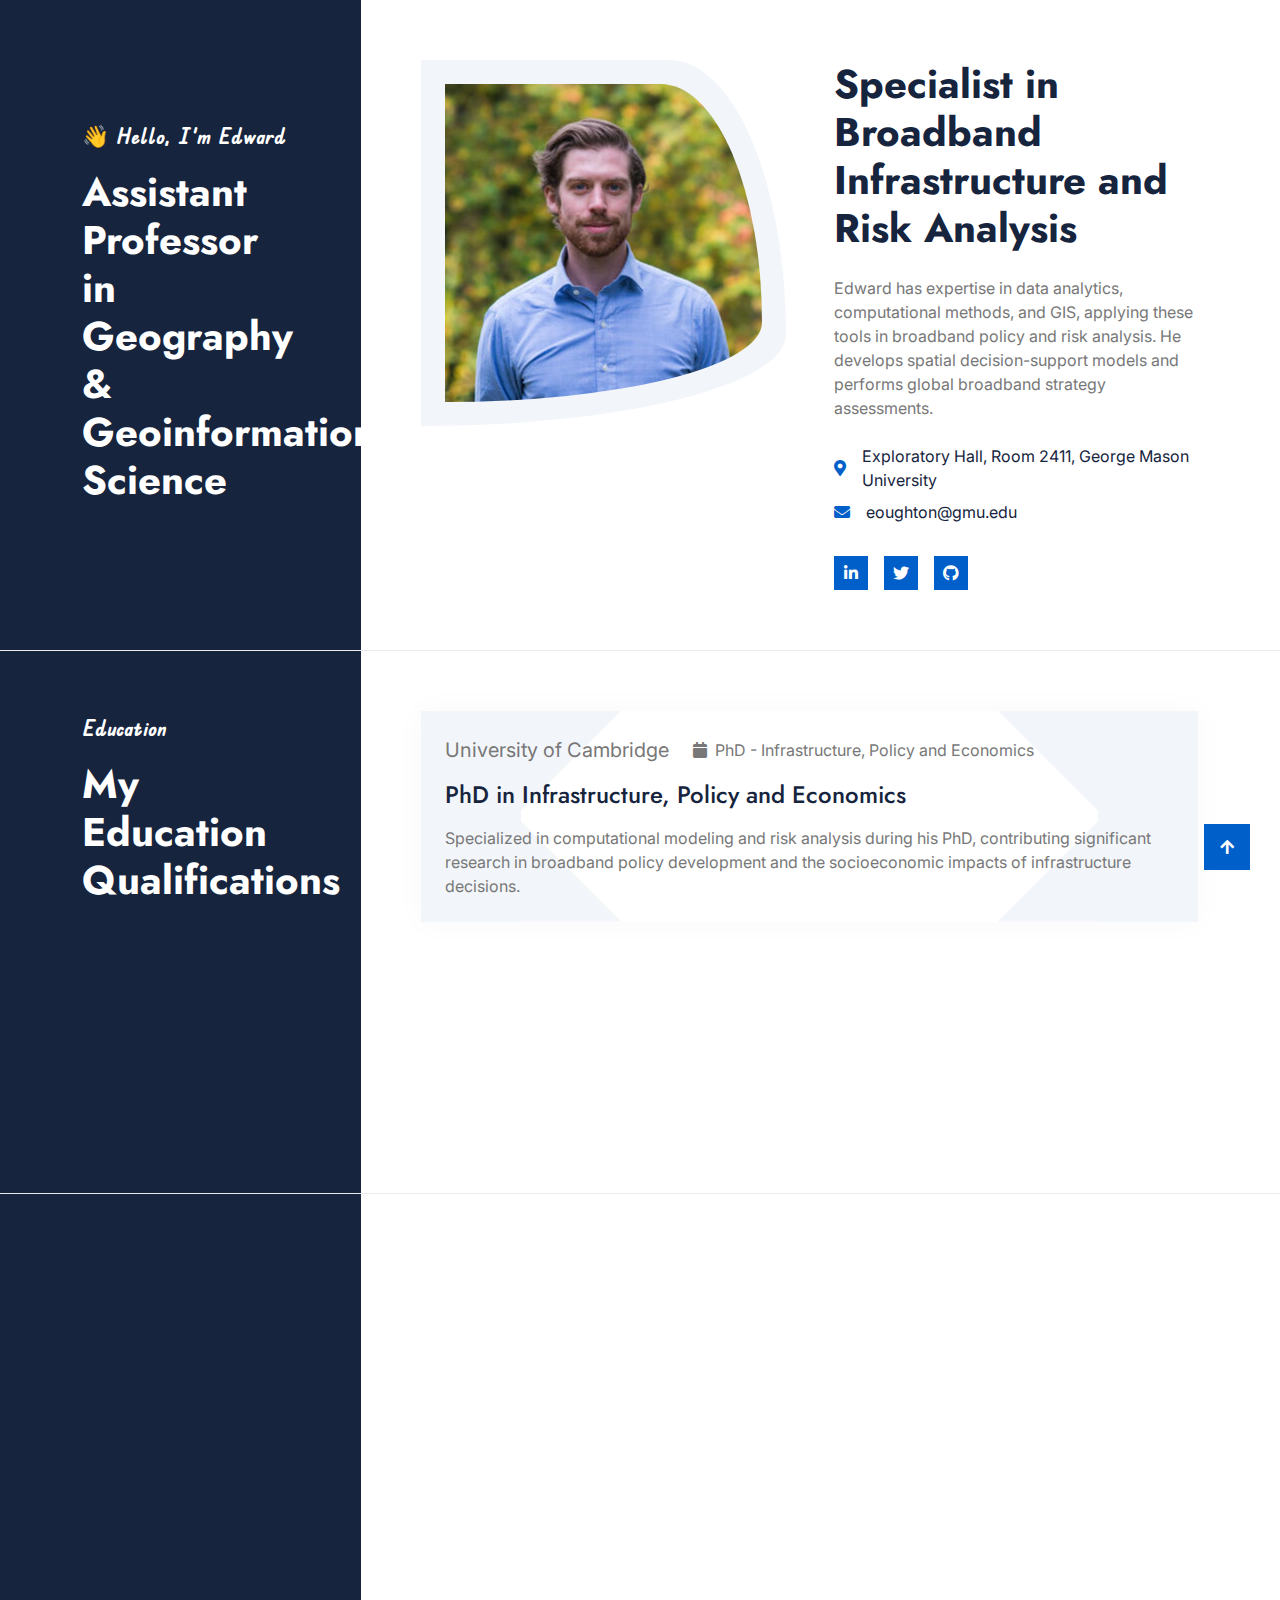
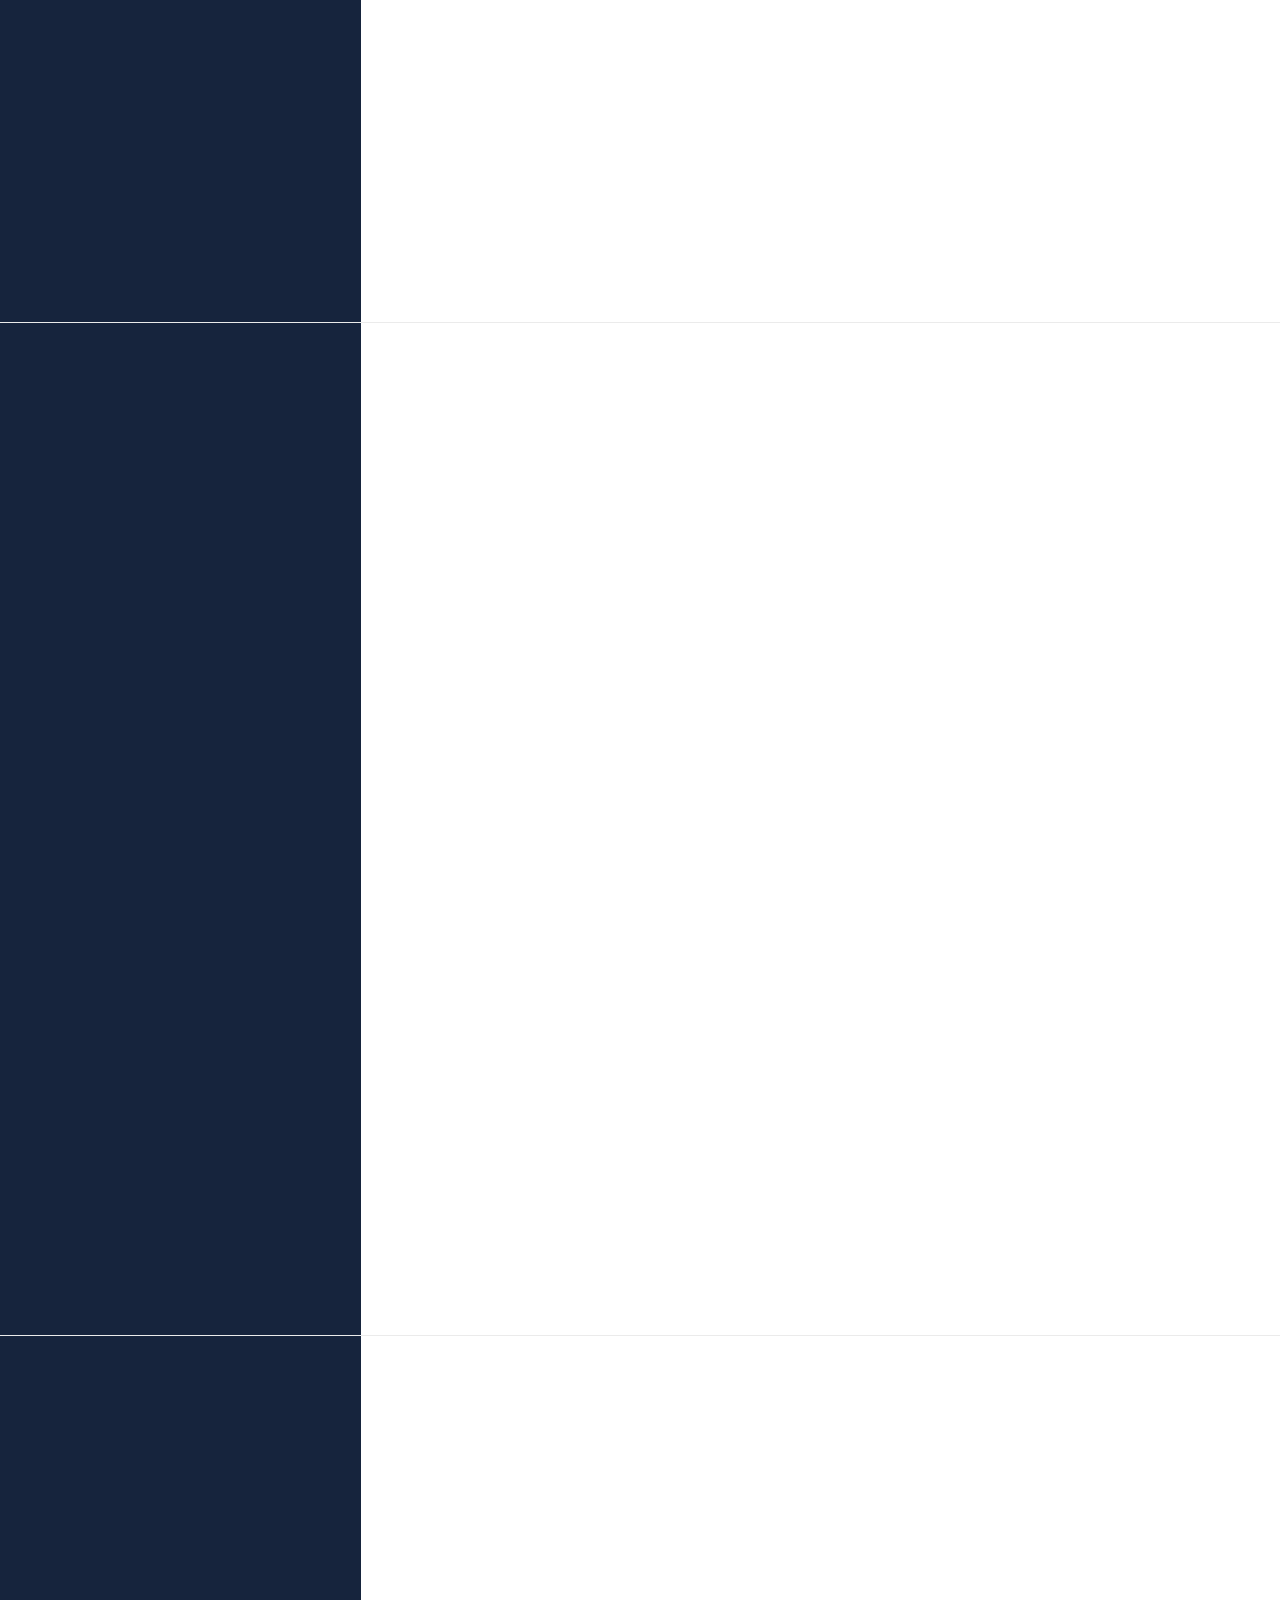
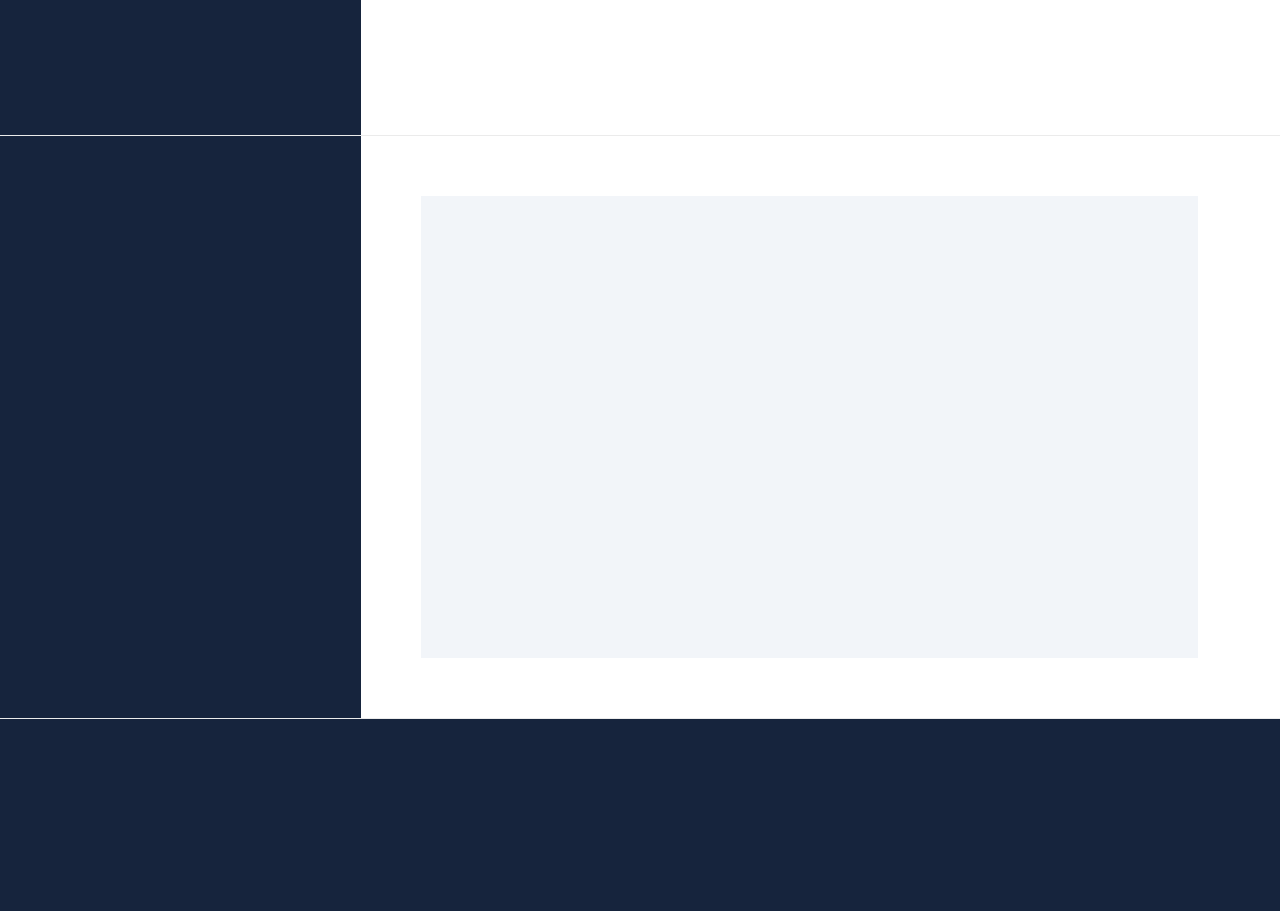
<file: portfolio/edward.html>
<!DOCTYPE html>
<html lang="en">

    <head>
        <meta charset="utf-8">
        <title>Dr Edward </title>
        <meta content="width=device-width, initial-scale=1.0" name="viewport">
        <meta content="" name="keywords">
        <meta content="" name="description">

        <!-- Google Web Fonts -->
        <link rel="preconnect" href="https://fonts.googleapis.com">
        <link rel="preconnect" href="https://fonts.gstatic.com" crossorigin>
        <link href="https://fonts.googleapis.com/css2?family=Inter:wght@100..900&family=Edu+TAS+Beginner:wght@400..700&family=Jost:ital,wght@0,100..900;1,100..900&display=swap" rel="stylesheet">

        <!-- Icon Font Stylesheet -->
        <link rel="stylesheet" href="https://use.fontawesome.com/releases/v5.15.4/css/all.css"/>
        <link href="https://cdn.jsdelivr.net/npm/bootstrap-icons@1.4.1/font/bootstrap-icons.css" rel="stylesheet">

        <!-- Libraries Stylesheet -->
        <link rel="stylesheet" href="lib/animate/animate.min.css"/>
        <link href="lib/lightbox/css/lightbox.min.css" rel="stylesheet">
        <link href="lib/owlcarousel/assets/owl.carousel.min.css" rel="stylesheet">


        <!-- Customized Bootstrap Stylesheet -->
        <link href="css/bootstrap.min.css" rel="stylesheet">

        <!-- Template Stylesheet -->
        <link href="css/style.css" rel="stylesheet">
    </head>

    <body>

        <!-- Spinner Start -->
        <div id="spinner" class="show bg-white position-fixed translate-middle w-100 vh-100 top-50 start-50 d-flex align-items-center justify-content-center">
            <div class="spinner-border text-primary" style="width: 3rem; height: 3rem;" role="status">
                <span class="sr-only">Loading...</span>
            </div>
        </div>
        <!-- Spinner End -->


        <!-- Navbar Start -->
        <!-- <div class="container-fluid nav-section border-0">
            <nav class="navbar navbar-light">
                <div class="navbar-nav flex-column">
                    <a href="#pigraHome" class="nav-item nav-link active"><span class="fa fa-home"></span> Home</a>
                    <a href="#pigraAbout" class="nav-item nav-link"><span class="far fa-address-card"></span> About</a>
                    <a href="#pigraService" class="nav-item nav-link"><span class="fab fa-servicestack"></span> Service</a>
                    <a href="#pigraBlog" class="nav-item nav-link"><span class="fa fa-blog"></span> Blog</a>
                    <a href="#pigraContact" class="nav-item nav-link"><span class="fas fa-address-book"></span> Contact</a>
                </div>
            </nav>
        </div> -->
        <!-- Navbar End -->

        <!-- Header Start -->
        <div class="container-fluid" id="pigraHome">
            <div class="container">
                <div class="row g-0">
                    <div class="col-12 col-lg-3">
                        <div class="header-content bg-dark h-100 pt-6 pe-6 pb-6">
                            <a href="index.html" class="navbar-brand d-inline-flex pb-5 wow fadeInUp" data-wow-delay="0.1s">
                                <!-- Optionally include a logo image here -->
                            </a>
                            <div class="text-start d-flex flex-column justify-content-center wow fadeInUp" data-wow-delay="0.3s">
                                <p class="text-white sub-title">👋 Hello, I'm Edward</p>
                                <h1 class="display-6 text-white mb-0">Assistant Professor in Geography & Geoinformation Science</h1>
                            </div>
                        </div>
                    </div>
                    <div class="col-12 col-lg-9">
                        <div class="header-img d-flex h-100 pt-6 ps-6 pb-6">
                            <div class="row g-5">
                                <div class="col-xl-6 wow fadeInUp" data-wow-delay="0.1s">
                                    <div class="bg-light p-4" style="border-radius: 68% 32% 100% 0% / 0% 75% 25% 100%;">
                                        <img src="img/ed.png" class="img-fluid w-100" style="border-radius: 68% 32% 100% 0% / 0% 75% 25% 100%;" alt="Edward Oughton">
                                    </div>
                                </div>
                                <div class="col-xl-6 wow fadeInUp" data-wow-delay="0.3s">
                                    <h1 class="display-6 mb-4">Specialist in Broadband Infrastructure and Risk Analysis</h1>
                                    <p class="mb-4">Edward has expertise in data analytics, computational methods, and GIS, applying these tools in broadband policy and risk analysis. He develops spatial decision-support models and performs global broadband strategy assessments.</p>
                                    <div class="d-flex align-items-center mb-2">
                                        <i class="fas fa-map-marker-alt text-primary me-3"></i>
                                        <p class="text-dark mb-0">Exploratory Hall, Room 2411, George Mason University</p>
                                    </div>
                                    <div class="d-flex align-items-center mb-2">
                                        <i class="fas fa-envelope text-primary me-3"></i>
                                        <p class="text-dark mb-0">eoughton@gmu.edu</p>
                                    </div>
                                    <div class="d-flex align-items-center mb-4">
                                        <!-- Additional contact information could go here -->
                                    </div>
                                    <div class="d-flex">
                                        <a class="btn btn-primary btn-sm-square me-3" href="https://www.linkedin.com/in/edwardoughton"><i class="fab fa-linkedin-in text-white"></i></a>
                                        <a class="btn btn-primary btn-sm-square me-3" href="https://twitter.com/EdwardOughton"><i class="fab fa-twitter text-white"></i></a>
                                        <a class="btn btn-primary btn-sm-square me-3" href="https://github.com/edwardoughton"><i class="fab fa-github text-white"></i></a>
                                        <!-- Add more social links if necessary -->
                                    </div>
                                </div>
                            </div>
                        </div>
                    </div>
                </div>
            </div>
        </div>
        <!-- Header End -->


        <!-- About Start -->
        <!-- <div class="container-fluid" id="pigraAbout">
            <div class="container">
                <div class="row g-0">
                    <div class="col-12 col-lg-3">
                        <div class="about-header bg-dark h-100 pt-6 pe-6 pb-6">
                            <div class="text-start d-flex flex-column justify-content-center wow fadeInUp" data-wow-delay="0.1s">
                                <p class="text-white sub-title">About Edward</p>
                                <h1 class="display-6 text-white mb-0">Assistant Professor at George Mason University</h1>
                            </div>
                        </div>
                    </div>
                    <div class="col-12 col-lg-9">
                        <div class="about-content h-100 pt-6 ps-6 pb-6">
                                <div class="col-xl-7 wow fadeInUp" data-wow-delay="0.3s">
                                    <h4 class="mb-4">Hello, I'm Edward Oughton, Based at George Mason University</h4>
                                    <p class="mb-4">Specializing in data analytics, computational methods, and GIS, I apply these skills primarily in broadband policy and risk analysis. My work includes developing decision-support models and conducting strategy assessments globally.</p>
                                    <div class="row g-4 mb-4">
                                        <div class="col-6">
                                            <p><strong class="fw-bold text-dark">Phone :</strong> 703-993-3622</p>
                                            <p><strong class="fw-bold text-dark">Email :</strong> eoughton@gmu.edu</p>
                                            <p class="mb-0"><strong class="fw-bold text-dark">Address :</strong> Exploratory Hall, Room 2411, George Mason University, Fairfax, VA</p>
                                        </div>
                                        <div class="col-6">
                                            <p><strong class="fw-bold text-dark">Nationality :</strong> British</p>
                                            <p><strong class="fw-bold text-dark">LinkedIn :</strong> <a href="https://www.linkedin.com/in/edwardoughton">edwardoughton</a></p>
                                            <p class="mb-0"><strong class="fw-bold text-dark">GitHub :</strong> <a href="https://github.com/edwardoughton">edwardoughton</a></p>
                                        </div>
                                    </div>
                                </div>
                            </div>
                        </div>
                    </div>
                </div>
            </div>
        </div> -->
        <!-- About End -->

        <!-- Education Start -->
        <div class="container-fluid">
            <div class="container">
                <div class="row g-0">
                    <div class="col-lg-3">
                        <div class="education-header bg-dark h-100 pt-6 pe-6 pb-6">
                            <div class="text-start d-flex flex-column justify-content-center wow fadeInUp" data-wow-delay="0.1s">
                                <p class="text-white sub-title">Education</p>
                                <h1 class="display-6 text-white mb-0">My Education Qualifications</h1>
                            </div>
                        </div>
                    </div>
                    <div class="col-lg-9">
                        <div class="education-content h-100 pt-6 ps-6 pb-6">
                            <div class="row g-4">
                                <div class="col-12">
                                    <div class="education-item rounded p-4 h-100 wow fadeInUp" data-wow-delay="0.1s">
                                        <div class="d-flex align-items-center mb-3">
                                            <p class="fs-5 mb-0 me-4">University of Cambridge</p>
                                            <div>
                                                <span class="fa fa-calendar me-1"></span> PhD - Infrastructure, Policy and Economics
                                            </div>
                                        </div>
                                        <h4 class="mb-3">PhD in Infrastructure, Policy and Economics</h4>
                                        <p class="mb-0">Specialized in computational modeling and risk analysis during his PhD, contributing significant research in broadband policy development and the socioeconomic impacts of infrastructure decisions.</p>
                                    </div>
                                </div>
                                <div class="col-12">
                                    <div class="education-item rounded p-4 h-100 wow fadeInUp" data-wow-delay="0.3s">
                                        <div class="d-flex align-items-center mb-3">
                                            <p class="fs-5 mb-0 me-4">University of Cambridge</p>
                                            <div>
                                                <span class="fa fa-calendar me-1"></span> MPhil - Geography
                                            </div>
                                        </div>
                                        <h4 class="mb-3">MPhil in Geography</h4>
                                        <p class="mb-0">Master of Philosophy at Cambridge, focusing on GIS and open-source software to support his later research in broadband strategy assessments and risk analysis methodologies.</p>
                                    </div>
                                </div>
                            </div>
                        </div>
                    </div>
                </div>
            </div>
        </div>
        <!-- Education End -->


        <!-- Experience Start -->
        <div class="container-fluid">
            <div class="container">
                <div class="row g-0">
                    <div class="col-lg-3">
                        <div class="experience-header bg-dark h-100 pt-6 pe-6 pb-6">
                            <div class="text-start d-flex flex-column justify-content-center wow fadeInUp" data-wow-delay="0.1s">
                                <p class="text-white sub-title">Experience</p>
                                <h1 class="display-6 text-white mb-0">My Real Work Experience</h1>
                            </div>
                        </div>
                    </div>
                    <div class="col-lg-9">
                        <div class="experience-content h-100 pt-6 ps-6 pb-6">
                            <div class="row g-4">
                                <div class="col-12">
                                    <div class="experience-item rounded p-4 h-100 wow fadeInUp" data-wow-delay="0.1s">
                                        <div class="d-flex align-items-center mb-3">
                                            <p class="fs-5 mb-0 me-4">George Mason University</p>
                                            <div>
                                                <span class="fa fa-calendar me-1"></span> 2018 - Present
                                            </div>
                                        </div>
                                        <h4 class="mb-3">Assistant Professor</h4>
                                        <p class="mb-0">Lead research projects in infrastructure policy, economic development, and computational modeling.</p>
                                    </div>
                                </div>
                                <div class="col-12">
                                    <div class="experience-item rounded p-4 h-100 wow fadeInUp" data-wow-delay="0.3s">
                                        <div class="d-flex align-items-center mb-3">
                                            <p class="fs-5 mb-0 me-4">University of Oxford</p>
                                            <div>
                                                <span class="fa fa-calendar me-1"></span> 2015 - 2018
                                            </div>
                                        </div>
                                        <h4 class="mb-3">Senior Research Associate</h4>
                                        <p class="mb-0">Focused on developing spatial decision-support models for broadband infrastructure and global broadband strategy assessments.</p>
                                    </div>
                                </div>
                                <div class="col-12">
                                    <div class="experience-item rounded p-4 h-100 wow fadeInUp" data-wow-delay="0.5s">
                                        <div class="d-flex align-items-center mb-3">
                                            <p class="fs-5 mb-0 me-4">Cambridge Judge Business School</p>
                                            <div>
                                                <span class="fa fa-calendar me-1"></span> 2013 - 2015
                                            </div>
                                        </div>
                                        <h4 class="mb-3">Post-doctoral Research Associate</h4>
                                        <p class="mb-0">Engaged in research on risk analysis and the economic impacts of infrastructure failure, applying computational methods.</p>
                                    </div>
                                </div>
                            </div>
                        </div>
                    </div>
                </div>
            </div>
        </div>
        <!-- Experience End -->


        <!-- Publications Start -->
        <div class="container-fluid">
            <div class="container">
                <div class="row g-0">
                    <div class="col-lg-3">
                        <div class="portfolio-header h-100 bg-dark pt-6 pe-6 pb-6">
                            <div class="text-start d-flex flex-column justify-content-center wow fadeInUp" data-wow-delay="0.1s">
                                <h1 class="display-6 text-white mb-0">Selected Publications</h1>
                            </div>
                        </div>
                    </div>
                    <div class="col-lg-9">
                        <div class="portfolio-content h-100 pt-6 ps-6 pb-6">
                            <div class="portfolio-item py-5 border-bottom wow fadeInUp" data-wow-delay="0.1s">
                                <div class="row g-4 align-items-center">
                                    <div class="col-12">
                                        <h4 class="text-body">Policy options for broadband infrastructure strategies: A simulation model for affordable universal broadband in Africa.</h4>
                                        <h4 class="mb-3">Telematics and Informatics, 2023 - Impact Factor: 9.14</h1>
                                        <p>Explores policy models for expanding broadband access in Africa, providing insights into infrastructure development strategies.</p>
                                        <a href="https://doi.org/10.1016/j.tele.2022.101908" class="btn btn-primary">View Publication</a>
                                    </div>
                                </div>
                            </div>
                            <div class="portfolio-item py-5 border-bottom wow fadeInUp" data-wow-delay="0.3s">
                                <div class="row g-4 align-items-center">
                                    <div class="col-12">
                                        <h4 class="text-body">Techno-economic analysis of telecommunications systems.</h4>
                                        <h4 class="mb-3">IEEE Communications Magazine, 2023 - Impact Factor: 10.39</h1>
                                        <p>Discusses the economic and technical aspects of telecommunications systems, enhancing understanding of infrastructure investments.</p>
                                        <a href="https://doi.org/10.1109/MCOM.2023.10047852" class="btn btn-primary">View Publication</a>
                                    </div>
                                </div>
                            </div>
                            <div class="portfolio-item py-5 wow fadeInUp" data-wow-delay="0.5s">
                                <div class="row g-4 align-items-center">
                                    <div class="col-12">
                                        <h4 class="text-body">Assessing thermal imagery integration into object detection methods on air-based collection platforms.</h4>
                                        <h4 class="mb-3">Sci Rep, 2023 - Impact Factor: 4.6</h1>
                                        <p>Analyzes the integration of thermal imaging into object detection, improving detection capabilities in various operational environments.</p>
                                        <a href="https://doi.org/10.1038/s41598-023-34791-8" class="btn btn-primary">View Publication</a>
                                    </div>
                                </div>
                            </div>
                        </div>
                    </div>
                </div>
            </div>
        </div>
        <!-- Publications End -->


        <!-- Awards Start -->
        <div class="container-fluid" id="pigraAwards">
            <div class="container">
                <div class="row g-0">
                    <div class="col-lg-3">
                        <div class="awards-header h-100 bg-dark pt-6 pe-6 pb-6">
                            <div class="text-start d-flex flex-column justify-content-center wow fadeInUp" data-wow-delay="0.1s">
                                <h1 class="display-6 text-white mb-0">Awards</h1>
                            </div>
                        </div>
                    </div>
                    <div class="col-lg-9">
                        <div class="awards-content h-100 pt-6 ps-6 pb-6">
                            <!-- Award Item 1 -->
                            <div class="awards-item wow fadeInUp" data-wow-delay="0.1s">
                                <h4 class="text-body">2023 - NCAR-NSF Early Career Innovator Award</h4>
                                <p>Awarded $360k for research on uncertainty quantification of space weather socio-economic impacts from critical infrastructure failure.</p>
                            </div>
                            <!-- Award Item 2 -->
                            <div class="awards-item wow fadeInUp" data-wow-delay="0.3s">
                                <h4 class="text-body">2023 - Cisco Research Grant</h4>
                                <p>Received a $50k grant for evaluating policy implications of next-generation wireless broadband technologies including 6G and Wi-Fi 7 and 8.</p>
                            </div>
                            <!-- Award Item 3 -->
                            <div class="awards-item wow fadeInUp" data-wow-delay="0.5s">
                                <h4 class="text-body">2022 - International Monetary Fund Digital Infrastructure Award</h4>
                                <p>Awarded a $48k grant for development of a digital infrastructure costing estimator.</p>
                            </div>
                        </div>
                    </div>
                </div>
            </div>
        </div>
        <!-- Awards End -->


        <!-- Contact Start -->
        <div class="container-fluid" id="pigraContact">
            <div class="container">
                <div class="row g-0">
                    <div class="col-lg-3">
                        <div class="contact-header h-100 bg-dark pt-6 pe-6 pb-6">
                            <div class="text-start d-flex flex-column justify-content-center wow fadeInUp" data-wow-delay="0.1s">
                                <p class="text-white sub-title">Contact Me</p>
                                <!-- <h1 class="display-6 text-white mb-0">Let’s Start A New Project</h1> -->
                            </div>
                        </div>
                    </div>
                    <div class="col-lg-9">
                       <div class="contact-content h-100 pt-6 ps-6 pb-6">
                            <div class="bg-light p-4">
                                <div class="row g-5">
                                    <div class="col-xl-5 wow fadeInUp" data-wow-delay="0.1s">
                                        <div class="d-flex mb-4">
                                            <div class="btn-xl-square bg-primary text-white me-3">
                                                <i class="fas fa-map-marker-alt"></i>
                                            </div>
                                            <div>
                                                <h4>Address</h4>
                                                <p class="mb-0">Exploratory Hall, Room 2411,<br> George Mason University</p>
                                            </div>
                                        </div>
                                        <div class="d-flex mb-4">
                                            <div class="btn-xl-square bg-primary text-white me-3">
                                                <i class="fas fa-envelope"></i>
                                            </div>
                                            <div>
                                                <h4>Mail </h4>
                                                <p class="mb-0">eoughton@gmu.edu</p>
                                            </div>
                                        </div>
                                        
                                    </div>
                                    <div class="col-xl-7 wow fadeInUp" data-wow-delay="0.3s">
                                        <div>
                                            <form>
                                                <div class="row g-3">
                                                    <div class="col-lg-12 col-xl-6">
                                                        <div class="form-floating">
                                                            <input type="text" class="form-control border-0" id="name" placeholder="Your Name">
                                                            <label for="name">Your Name</label>
                                                        </div>
                                                    </div>
                                                    <div class="col-lg-12 col-xl-6">
                                                        <div class="form-floating">
                                                            <input type="email" class="form-control border-0" id="email" placeholder="Your Email">
                                                            <label for="email">Your Email</label>
                                                        </div>
                                                    </div>
                                                    <div class="col-lg-12 col-xl-6">
                                                        <div class="form-floating">
                                                            <input type="phone" class="form-control border-0" id="phone" placeholder="Phone">
                                                            <label for="phone">Your Phone</label>
                                                        </div>
                                                    </div>
                                                    <div class="col-lg-12 col-xl-6">
                                                        <div class="form-floating">
                                                            <input type="text" class="form-control border-0" id="project" placeholder="Project">
                                                            <label for="project">Your Project</label>
                                                        </div>
                                                    </div>
                                                    <div class="col-12">
                                                        <div class="form-floating">
                                                            <input type="text" class="form-control border-0" id="subject" placeholder="Subject">
                                                            <label for="subject">Subject</label>
                                                        </div>
                                                    </div>
                                                    <div class="col-12">
                                                        <div class="form-floating">
                                                            <textarea class="form-control border-0" placeholder="Leave a message here" id="message" style="height: 120px"></textarea>
                                                            <label for="message">Message</label>
                                                        </div>
                
                                                    </div>
                                                    <div class="col-12">
                                                        <button class="btn btn-primary w-100 py-3">Send Message</button>
                                                    </div>
                                                </div>
                                            </form>
                                        </div>
                                    </div>
                                </div>
                            </div>
                       </div>
                    </div>
                </div>
            </div>
        </div>
        <!-- Contact End -->


        <!-- Footer Start -->
        <div class="container-fluid footer bg-dark border-bottom-0">
            <div class="container wow fadeIn" data-wow-delay="0.1s">
                <div class="row g-0">
                    <div class="col-12">
                       <div class="footer-content h-100 pt-6 ps-6 pb-6">
                            <div class="row g-4 align-items-center">
                                <!-- <div class="col-12 text-center">
                                    <div class="d-flex justify-content-center">
                                        <a class="btn btn-light btn-md-square me-3" href=""><i class="fab fa-facebook-f"></i></a>
                                        <a class="btn btn-light btn-md-square me-3" href=""><i class="fab fa-twitter"></i></a>
                                        <a class="btn btn-light btn-md-square me-3" href=""><i class="fab fa-instagram"></i></a>
                                        <a class="btn btn-light btn-md-square me-0" href=""><i class="fab fa-linkedin-in"></i></a>
                                    </div>
                                </div> -->
                                
                                <div class="col-12 text-center text-body">
                                    <!--/*** This template is free as long as you keep the below author’s credit link/attribution link/backlink. ***/-->
                                    <!--/*** If you'd like to use the template without the below author’s credit link/attribution link/backlink, ***/-->
                                    <!--/*** you can purchase the Credit Removal License from "https://htmlcodex.com/credit-removal". ***/-->
                                    Designed By <a class="border-bottom text-white" href="https://htmlcodex.com">GMU Research Team</a>
                                </div>
                                <div class="col-12 text-center">
                                    <span class="text-body"><a href="#" class="border-bottom text-white"><i class="fas fa-copyright text-body me-2"></i>2024</a>, All right reserved.</span>
                                </div>
                            </div>
                       </div>        
                    </div>
                </div>
            </div>
        </div>
        <!-- Footer End -->


        <!-- Back to Top -->
        <a href="#" class="btn btn-primary btn-lg-square back-to-top"><i class="fa fa-arrow-up"></i></a>   

        
        <!-- JavaScript Libraries -->
        <script src="https://ajax.googleapis.com/ajax/libs/jquery/3.6.4/jquery.min.js"></script>
        <script src="https://cdn.jsdelivr.net/npm/bootstrap@5.0.0/dist/js/bootstrap.bundle.min.js"></script>
        <script src="lib/wow/wow.min.js"></script>
        <script src="lib/easing/easing.min.js"></script>
        <script src="lib/waypoints/waypoints.min.js"></script>
        <script src="lib/counterup/counterup.min.js"></script>
        <script src="lib/lightbox/js/lightbox.min.js"></script>
        <script src="lib/owlcarousel/owl.carousel.min.js"></script>
        

        <!-- Template Javascript -->
        <script src="js/main.js"></script>
    </body>

</html>
</file>
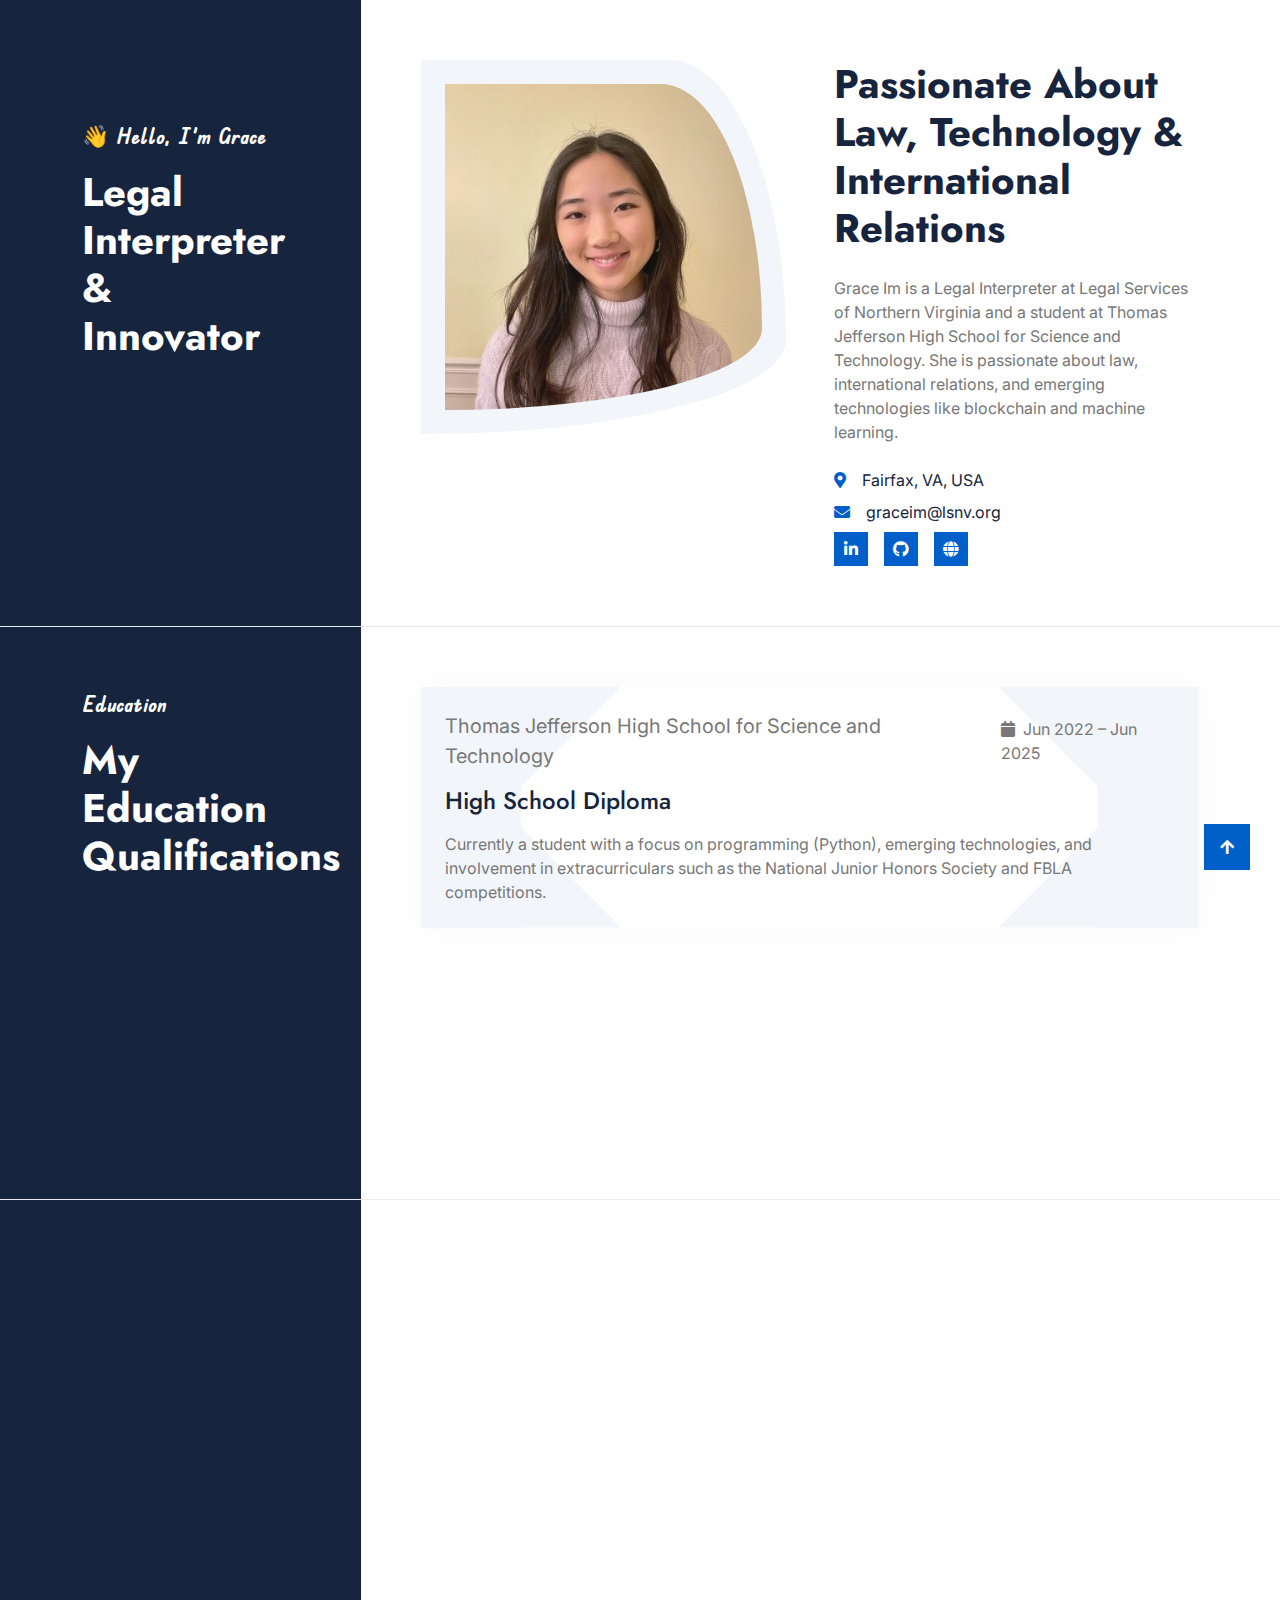
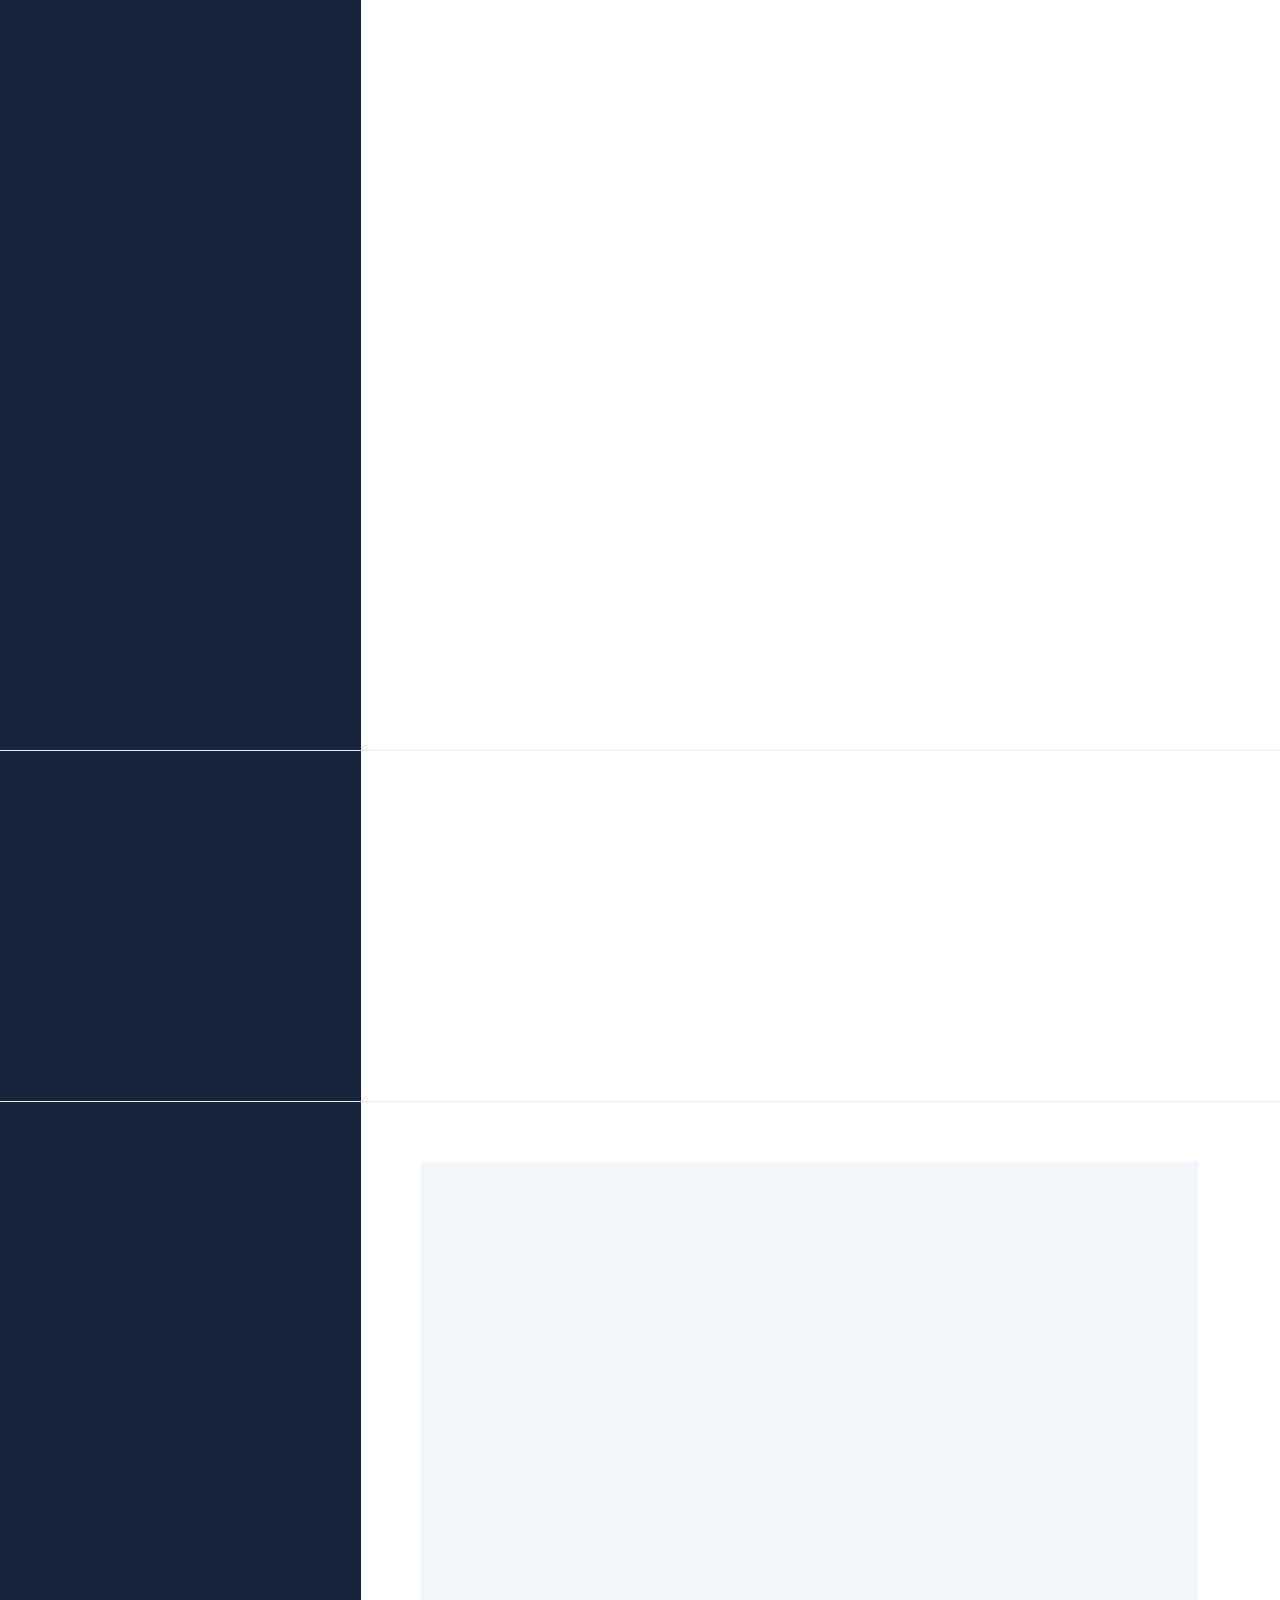
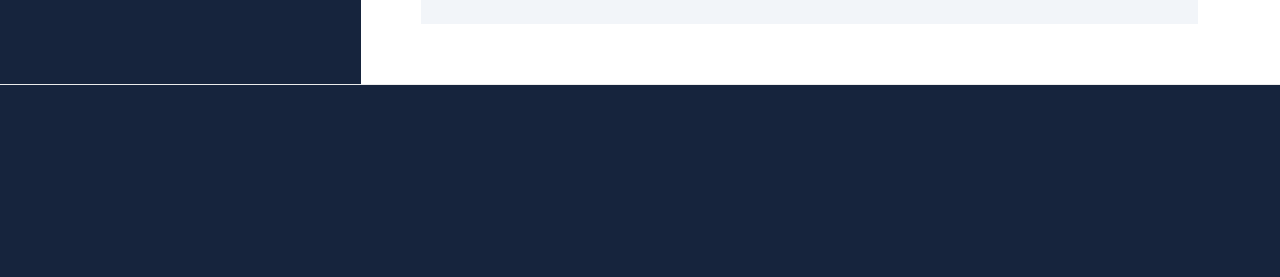
<file: portfolio/grace.html>
<!DOCTYPE html>
<html lang="en">

    <head>
        <meta charset="utf-8">
        <title>Grace Im</title>
        <meta content="width=device-width, initial-scale=1.0" name="viewport">
        <meta content="" name="keywords">
        <meta content="" name="description">

        <!-- Google Web Fonts -->
        <link rel="preconnect" href="https://fonts.googleapis.com">
        <link rel="preconnect" href="https://fonts.gstatic.com" crossorigin>
        <link href="https://fonts.googleapis.com/css2?family=Inter:wght@100..900&family=Edu+TAS+Beginner:wght@400..700&family=Jost:ital,wght@0,100..900;1,100..900&display=swap" rel="stylesheet">

        <!-- Icon Font Stylesheet -->
        <link rel="stylesheet" href="https://use.fontawesome.com/releases/v5.15.4/css/all.css"/>
        <link href="https://cdn.jsdelivr.net/npm/bootstrap-icons@1.4.1/font/bootstrap-icons.css" rel="stylesheet">

        <!-- Libraries Stylesheet -->
        <link rel="stylesheet" href="lib/animate/animate.min.css"/>
        <link href="lib/lightbox/css/lightbox.min.css" rel="stylesheet">
        <link href="lib/owlcarousel/assets/owl.carousel.min.css" rel="stylesheet">


        <!-- Customized Bootstrap Stylesheet -->
        <link href="css/bootstrap.min.css" rel="stylesheet">

        <!-- Template Stylesheet -->
        <link href="css/style.css" rel="stylesheet">
    </head>

    <body>

        <!-- Spinner Start -->
        <div id="spinner" class="show bg-white position-fixed translate-middle w-100 vh-100 top-50 start-50 d-flex align-items-center justify-content-center">
            <div class="spinner-border text-primary" style="width: 3rem; height: 3rem;" role="status">
                <span class="sr-only">Loading...</span>
            </div>
        </div>
        <!-- Spinner End -->


        <!-- Navbar Start -->
        <!-- <div class="container-fluid nav-section border-0">
            <nav class="navbar navbar-light">
                <div class="navbar-nav flex-column">
                    <a href="#pigraHome" class="nav-item nav-link active"><span class="fa fa-home"></span> Home</a>
                    <a href="#pigraAbout" class="nav-item nav-link"><span class="far fa-address-card"></span> About</a>
                    <a href="#pigraService" class="nav-item nav-link"><span class="fab fa-servicestack"></span> Service</a>
                    <a href="#pigraBlog" class="nav-item nav-link"><span class="fa fa-blog"></span> Blog</a>
                    <a href="#pigraContact" class="nav-item nav-link"><span class="fas fa-address-book"></span> Contact</a>
                </div>
            </nav>
        </div> -->
        <!-- Navbar End -->

        <!-- Header Start -->
        <div class="container-fluid" id="pigraHome">
            <div class="container">
                <div class="row g-0">
                    <div class="col-12 col-lg-3">
                        <div class="header-content bg-dark h-100 pt-6 pe-6 pb-6">
                            <a href="index.html" class="navbar-brand d-inline-flex pb-5 wow fadeInUp" data-wow-delay="0.1s">
                                <!-- Optionally include a logo image here -->
                            </a>
                            <div class="text-start d-flex flex-column justify-content-center wow fadeInUp" data-wow-delay="0.3s">
                                <p class="text-white sub-title">👋 Hello, I'm Grace</p>
                                <h1 class="display-6 text-white mb-0">Legal Interpreter & Innovator</h1>
                            </div>
                        </div>
                    </div>
                    <div class="col-12 col-lg-9">
                        <div class="header-img d-flex h-100 pt-6 ps-6 pb-6">
                            <div class="row g-5">
                                <div class="col-xl-6 wow fadeInUp" data-wow-delay="0.1s">
                                    <div class="bg-light p-4" style="border-radius: 68% 32% 100% 0% / 0% 75% 25% 100%;">
                                        <img src="img/grace.jpeg" class="img-fluid w-100" style="border-radius: 68% 32% 100% 0% / 0% 75% 25% 100%;" alt="Grace Im">
                                    </div>
                                </div>
                                <div class="col-xl-6 wow fadeInUp" data-wow-delay="0.3s">
                                    <h1 class="display-6 mb-4">Passionate About Law, Technology & International Relations</h1>
                                    <p class="mb-4">Grace Im is a Legal Interpreter at Legal Services of Northern Virginia and a student at Thomas Jefferson High School for Science and Technology. She is passionate about law, international relations, and emerging technologies like blockchain and machine learning.</p>
                                    <div class="d-flex align-items-center mb-2">
                                        <i class="fas fa-map-marker-alt text-primary me-3"></i>
                                        <p class="text-dark mb-0">Fairfax, VA, USA</p>
                                    </div>
                                    <div class="d-flex align-items-center mb-2">
                                        <i class="fas fa-envelope text-primary me-3"></i>
                                        <p class="text-dark mb-0">graceim@lsnv.org</p>
                                    </div>
                                    <div class="d-flex">
                                        <a class="btn btn-primary btn-sm-square me-3" href="https://www.linkedin.com/in/grace-im"><i class="fab fa-linkedin-in text-white"></i></a>
                                        <a class="btn btn-primary btn-sm-square me-3" href="https://github.com/grace-im"><i class="fab fa-github text-white"></i></a>
                                        <a class="btn btn-primary btn-sm-square me-3" href="https://beacons.ai/graceim"><i class="fas fa-globe text-white"></i></a>
                                    </div>
                                </div>
                            </div>
                        </div>
                    </div>
                </div>
            </div>
        </div>
        <!-- Header End -->



        <!-- About Start -->
        <!-- <div class="container-fluid" id="pigraAbout">
            <div class="container">
                <div class="row g-0">
                    <div class="col-12 col-lg-3">
                        <div class="about-header bg-dark h-100 pt-6 pe-6 pb-6">
                            <div class="text-start d-flex flex-column justify-content-center wow fadeInUp" data-wow-delay="0.1s">
                                <p class="text-white sub-title">About Edward</p>
                                <h1 class="display-6 text-white mb-0">Assistant Professor at George Mason University</h1>
                            </div>
                        </div>
                    </div>
                    <div class="col-12 col-lg-9">
                        <div class="about-content h-100 pt-6 ps-6 pb-6">
                                <div class="col-xl-7 wow fadeInUp" data-wow-delay="0.3s">
                                    <h4 class="mb-4">Hello, I'm Edward Oughton, Based at George Mason University</h4>
                                    <p class="mb-4">Specializing in data analytics, computational methods, and GIS, I apply these skills primarily in broadband policy and risk analysis. My work includes developing decision-support models and conducting strategy assessments globally.</p>
                                    <div class="row g-4 mb-4">
                                        <div class="col-6">
                                            <p><strong class="fw-bold text-dark">Phone :</strong> 703-993-3622</p>
                                            <p><strong class="fw-bold text-dark">Email :</strong> eoughton@gmu.edu</p>
                                            <p class="mb-0"><strong class="fw-bold text-dark">Address :</strong> Exploratory Hall, Room 2411, George Mason University, Fairfax, VA</p>
                                        </div>
                                        <div class="col-6">
                                            <p><strong class="fw-bold text-dark">Nationality :</strong> British</p>
                                            <p><strong class="fw-bold text-dark">LinkedIn :</strong> <a href="https://www.linkedin.com/in/edwardoughton">edwardoughton</a></p>
                                            <p class="mb-0"><strong class="fw-bold text-dark">GitHub :</strong> <a href="https://github.com/edwardoughton">edwardoughton</a></p>
                                        </div>
                                    </div>
                                </div>
                            </div>
                        </div>
                    </div>
                </div>
            </div>
        </div> -->
        <!-- About End -->

        <!-- Education Start -->
        <div class="container-fluid">
            <div class="container">
                <div class="row g-0">
                    <div class="col-lg-3">
                        <div class="education-header bg-dark h-100 pt-6 pe-6 pb-6">
                            <div class="text-start d-flex flex-column justify-content-center wow fadeInUp" data-wow-delay="0.1s">
                                <p class="text-white sub-title">Education</p>
                                <h1 class="display-6 text-white mb-0">My Education Qualifications</h1>
                            </div>
                        </div>
                    </div>
                    <div class="col-lg-9">
                        <div class="education-content h-100 pt-6 ps-6 pb-6">
                            <div class="row g-4">
                                <div class="col-12">
                                    <div class="education-item rounded p-4 h-100 wow fadeInUp" data-wow-delay="0.1s">
                                        <div class="d-flex align-items-center mb-3">
                                            <p class="fs-5 mb-0 me-4">Thomas Jefferson High School for Science and Technology</p>
                                            <div>
                                                <span class="fa fa-calendar me-1"></span> Jun 2022 – Jun 2025
                                            </div>
                                        </div>
                                        <h4 class="mb-3">High School Diploma</h4>
                                        <p class="mb-0">Currently a student with a focus on programming (Python), emerging technologies, and involvement in extracurriculars such as the National Junior Honors Society and FBLA competitions.</p>
                                    </div>
                                </div>
                                <div class="col-12">
                                    <div class="education-item rounded p-4 h-100 wow fadeInUp" data-wow-delay="0.3s">
                                        <div class="d-flex align-items-center mb-3">
                                            <p class="fs-5 mb-0 me-4">Northern Virginia Community College</p>
                                            <div>
                                                <span class="fa fa-calendar me-1"></span> Aug 2021 – Present
                                            </div>
                                        </div>
                                        <h4 class="mb-3">Dual Enrollment</h4>
                                        <p class="mb-0">Dual enrolled for advanced courses, including Multivariable Calculus and Chinese, and placed out of Spanish 202. Pursuing higher-level language and math education while in high school.</p>
                                    </div>
                                </div>
                            </div>
                        </div>
                    </div>
                </div>
            </div>
        </div>
        <!-- Education End -->


        <!-- Experience Start -->
        <div class="container-fluid">
            <div class="container">
                <div class="row g-0">
                    <div class="col-lg-3">
                        <div class="experience-header bg-dark h-100 pt-6 pe-6 pb-6">
                            <div class="text-start d-flex flex-column justify-content-center wow fadeInUp" data-wow-delay="0.1s">
                                <p class="text-white sub-title">Experience</p>
                                <h1 class="display-6 text-white mb-0">My Work Experience</h1>
                            </div>
                        </div>
                    </div>
                    <div class="col-lg-9">
                        <div class="experience-content h-100 pt-6 ps-6 pb-6">
                            <div class="row g-4">
                                <div class="col-12">
                                    <div class="experience-item rounded p-4 h-100 wow fadeInUp" data-wow-delay="0.1s">
                                        <div class="d-flex align-items-center mb-3">
                                            <p class="fs-5 mb-0 me-4">Legal Services of Northern Virginia</p>
                                            <div>
                                                <span class="fa fa-calendar me-1"></span> Aug 2023 – Present
                                            </div>
                                        </div>
                                        <h4 class="mb-3">Legal Interpreter</h4>
                                        <p class="mb-0">Interpreting between attorneys and clients in Spanish, Korean, and Japanese, focusing on family and property law cases.</p>
                                    </div>
                                </div>
                                <div class="col-12">
                                    <div class="experience-item rounded p-4 h-100 wow fadeInUp" data-wow-delay="0.3s">
                                        <div class="d-flex align-items-center mb-3">
                                            <p class="fs-5 mb-0 me-4">U.S. Court of International Trade</p>
                                            <div>
                                                <span class="fa fa-calendar me-1"></span> Jun 2023 – Aug 2023
                                            </div>
                                        </div>
                                        <h4 class="mb-3">Judicial Intern</h4>
                                        <p class="mb-0">Supported Judge Reif and clerks by researching and drafting opinions on complex cases related to international trade and customs law.</p>
                                    </div>
                                </div>
                                <div class="col-12">
                                    <div class="experience-item rounded p-4 h-100 wow fadeInUp" data-wow-delay="0.5s">
                                        <div class="d-flex align-items-center mb-3">
                                            <p class="fs-5 mb-0 me-4">The Knowledge Society (TKS)</p>
                                            <div>
                                                <span class="fa fa-calendar me-1"></span> Sep 2022 – Jun 2023
                                            </div>
                                        </div>
                                        <h4 class="mb-3">Innovator</h4>
                                        <p class="mb-0">Researched and developed projects on emerging technologies, such as blockchain, machine learning, quantum computing, and gene editing.</p>
                                    </div>
                                </div>
                                <div class="col-12">
                                    <div class="experience-item rounded p-4 h-100 wow fadeInUp" data-wow-delay="0.7s">
                                        <div class="d-flex align-items-center mb-3">
                                            <p class="fs-5 mb-0 me-4">US-Asia Institute</p>
                                            <div>
                                                <span class="fa fa-calendar me-1"></span> Jul 2022 – Nov 2022
                                            </div>
                                        </div>
                                        <h4 class="mb-3">Program Assistant</h4>
                                        <p class="mb-0">Organized events promoting US-Asia relations and co-hosted programs with embassies to encourage the involvement of Asian American youth in politics.</p>
                                    </div>
                                </div>
                                <div class="col-12">
                                    <div class="experience-item rounded p-4 h-100 wow fadeInUp" data-wow-delay="0.9s">
                                        <div class="d-flex align-items-center mb-3">
                                            <p class="fs-5 mb-0 me-4">Maryland Senate</p>
                                            <div>
                                                <span class="fa fa-calendar me-1"></span> Jun 2022 – Nov 2022
                                            </div>
                                        </div>
                                        <h4 class="mb-3">Campaign Intern</h4>
                                        <p class="mb-0">Researched bills, drafted public policy initiatives, and canvassed to promote voter registration and turnout during the campaign.</p>
                                    </div>
                                </div>
                            </div>
                        </div>
                    </div>
                </div>
            </div>
        </div>
        <!-- Experience End -->



        <!-- Publications Start -->
        <!-- <div class="container-fluid">
            <div class="container">
                <div class="row g-0">
                    <div class="col-lg-3">
                        <div class="portfolio-header h-100 bg-dark pt-6 pe-6 pb-6">
                            <div class="text-start d-flex flex-column justify-content-center wow fadeInUp" data-wow-delay="0.1s">
                                <h1 class="display-6 text-white mb-0">Selected Publications</h1>
                            </div>
                        </div>
                    </div>
                    <div class="col-lg-9">
                        <div class="portfolio-content h-100 pt-6 ps-6 pb-6">
                            <div class="portfolio-item py-5 border-bottom wow fadeInUp" data-wow-delay="0.1s">
                                <div class="row g-4 align-items-center">
                                    <div class="col-12">
                                        <h4 class="text-body">Policy options for broadband infrastructure strategies: A simulation model for affordable universal broadband in Africa.</h4>
                                        <h4 class="mb-3">Telematics and Informatics, 2023 - Impact Factor: 9.14</h1>
                                        <p>Explores policy models for expanding broadband access in Africa, providing insights into infrastructure development strategies.</p>
                                        <a href="https://doi.org/10.1016/j.tele.2022.101908" class="btn btn-primary">View Publication</a>
                                    </div>
                                </div>
                            </div>
                            <div class="portfolio-item py-5 border-bottom wow fadeInUp" data-wow-delay="0.3s">
                                <div class="row g-4 align-items-center">
                                    <div class="col-12">
                                        <h4 class="text-body">Techno-economic analysis of telecommunications systems.</h4>
                                        <h4 class="mb-3">IEEE Communications Magazine, 2023 - Impact Factor: 10.39</h1>
                                        <p>Discusses the economic and technical aspects of telecommunications systems, enhancing understanding of infrastructure investments.</p>
                                        <a href="https://doi.org/10.1109/MCOM.2023.10047852" class="btn btn-primary">View Publication</a>
                                    </div>
                                </div>
                            </div>
                            <div class="portfolio-item py-5 wow fadeInUp" data-wow-delay="0.5s">
                                <div class="row g-4 align-items-center">
                                    <div class="col-12">
                                        <h4 class="text-body">Assessing thermal imagery integration into object detection methods on air-based collection platforms.</h4>
                                        <h4 class="mb-3">Sci Rep, 2023 - Impact Factor: 4.6</h1>
                                        <p>Analyzes the integration of thermal imaging into object detection, improving detection capabilities in various operational environments.</p>
                                        <a href="https://doi.org/10.1038/s41598-023-34791-8" class="btn btn-primary">View Publication</a>
                                    </div>
                                </div>
                            </div>
                        </div>
                    </div>
                </div>
            </div>
        </div> -->
        <!-- Publications End -->


        <!-- Awards Start -->
        <div class="container-fluid" id="pigraAwards">
            <div class="container">
                <div class="row g-0">
                    <div class="col-lg-3">
                        <div class="awards-header h-100 bg-dark pt-6 pe-6 pb-6">
                            <div class="text-start d-flex flex-column justify-content-center wow fadeInUp" data-wow-delay="0.1s">
                                <h1 class="display-6 text-white mb-0">Awards</h1>
                            </div>
                        </div>
                    </div>
                    <div class="col-lg-9">
                        <div class="awards-content h-100 pt-6 ps-6 pb-6">
                            <!-- Award Item 1 -->
                            <div class="awards-item wow fadeInUp" data-wow-delay="0.1s">
                                <h4 class="text-body">2022 - FBLA National Finalist</h4>
                                <p>Recognized as a National Finalist in the FBLA Business Law competition.</p>
                            </div>
                            <!-- Award Item 2 -->
                            <div class="awards-item wow fadeInUp" data-wow-delay="0.3s">
                                <h4 class="text-body">2021 - National Junior Honors Society</h4>
                                <p>Inducted into the NJHS at Robinson Secondary for academic excellence and leadership.</p>
                            </div>
                            <!-- Award Item 3 -->
                            <div class="awards-item wow fadeInUp" data-wow-delay="0.5s">
                                <h4 class="text-body">2017 - PTA Reflections Essay National Finalist</h4>
                                <p>Awarded for the essay "Who Am I?" under the literature section of the PTA Reflections contest.</p>
                            </div>
                        </div>
                    </div>
                </div>
            </div>
        </div>
        <!-- Awards End -->

        <!-- Contact Start -->
        <div class="container-fluid" id="pigraContact">
            <div class="container">
                <div class="row g-0">
                    <div class="col-lg-3">
                        <div class="contact-header h-100 bg-dark pt-6 pe-6 pb-6">
                            <div class="text-start d-flex flex-column justify-content-center wow fadeInUp" data-wow-delay="0.1s">
                                <p class="text-white sub-title">Contact Me</p>
                            </div>
                        </div>
                    </div>
                    <div class="col-lg-9">
                    <div class="contact-content h-100 pt-6 ps-6 pb-6">
                            <div class="bg-light p-4">
                                <div class="row g-5">
                                    <div class="col-xl-5 wow fadeInUp" data-wow-delay="0.1s">
                                        <div class="d-flex mb-4">
                                            <div class="btn-xl-square bg-primary text-white me-3">
                                                <i class="fas fa-map-marker-alt"></i>
                                            </div>
                                            <div>
                                                <h4>Address</h4>
                                                <p class="mb-0">Fairfax, Virginia, USA</p>
                                            </div>
                                        </div>
                                        <div class="d-flex mb-4">
                                            <div class="btn-xl-square bg-primary text-white me-3">
                                                <i class="fas fa-envelope"></i>
                                            </div>
                                            <div>
                                                <h4>Mail</h4>
                                                <p class="mb-0">graceim@gmail.com</p>
                                            </div>
                                        </div>
                                    </div>
                                    <div class="col-xl-7 wow fadeInUp" data-wow-delay="0.3s">
                                        <div>
                                            <form>
                                                <div class="row g-3">
                                                    <div class="col-lg-12 col-xl-6">
                                                        <div class="form-floating">
                                                            <input type="text" class="form-control border-0" id="name" placeholder="Your Name">
                                                            <label for="name">Your Name</label>
                                                        </div>
                                                    </div>
                                                    <div class="col-lg-12 col-xl-6">
                                                        <div class="form-floating">
                                                            <input type="email" class="form-control border-0" id="email" placeholder="Your Email">
                                                            <label for="email">Your Email</label>
                                                        </div>
                                                    </div>
                                                    <div class="col-lg-12 col-xl-6">
                                                        <div class="form-floating">
                                                            <input type="phone" class="form-control border-0" id="phone" placeholder="Phone">
                                                            <label for="phone">Your Phone</label>
                                                        </div>
                                                    </div>
                                                    <div class="col-lg-12 col-xl-6">
                                                        <div class="form-floating">
                                                            <input type="text" class="form-control border-0" id="project" placeholder="Project">
                                                            <label for="project">Your Project</label>
                                                        </div>
                                                    </div>
                                                    <div class="col-12">
                                                        <div class="form-floating">
                                                            <input type="text" class="form-control border-0" id="subject" placeholder="Subject">
                                                            <label for="subject">Subject</label>
                                                        </div>
                                                    </div>
                                                    <div class="col-12">
                                                        <div class="form-floating">
                                                            <textarea class="form-control border-0" placeholder="Leave a message here" id="message" style="height: 120px"></textarea>
                                                            <label for="message">Message</label>
                                                        </div>
                                                    </div>
                                                    <div class="col-12">
                                                        <button class="btn btn-primary w-100 py-3">Send Message</button>
                                                    </div>
                                                </div>
                                            </form>
                                        </div>
                                    </div>
                                </div>
                            </div>
                    </div>
                    </div>
                </div>
            </div>
        </div>
        <!-- Contact End -->



        <!-- Footer Start -->
        <div class="container-fluid footer bg-dark border-bottom-0">
            <div class="container wow fadeIn" data-wow-delay="0.1s">
                <div class="row g-0">
                    <div class="col-12">
                       <div class="footer-content h-100 pt-6 ps-6 pb-6">
                            <div class="row g-4 align-items-center">
                                <!-- <div class="col-12 text-center">
                                    <div class="d-flex justify-content-center">
                                        <a class="btn btn-light btn-md-square me-3" href=""><i class="fab fa-facebook-f"></i></a>
                                        <a class="btn btn-light btn-md-square me-3" href=""><i class="fab fa-twitter"></i></a>
                                        <a class="btn btn-light btn-md-square me-3" href=""><i class="fab fa-instagram"></i></a>
                                        <a class="btn btn-light btn-md-square me-0" href=""><i class="fab fa-linkedin-in"></i></a>
                                    </div>
                                </div> -->
                                
                                <div class="col-12 text-center text-body">
                                    <!--/*** This template is free as long as you keep the below author’s credit link/attribution link/backlink. ***/-->
                                    <!--/*** If you'd like to use the template without the below author’s credit link/attribution link/backlink, ***/-->
                                    <!--/*** you can purchase the Credit Removal License from "https://htmlcodex.com/credit-removal". ***/-->
                                    Designed By <a class="border-bottom text-white" href="https://htmlcodex.com">GMU Research Team</a>
                                </div>
                                <div class="col-12 text-center">
                                    <span class="text-body"><a href="#" class="border-bottom text-white"><i class="fas fa-copyright text-body me-2"></i>2024</a>, All right reserved.</span>
                                </div>
                            </div>
                       </div>        
                    </div>
                </div>
            </div>
        </div>
        <!-- Footer End -->


        <!-- Back to Top -->
        <a href="#" class="btn btn-primary btn-lg-square back-to-top"><i class="fa fa-arrow-up"></i></a>   

        
        <!-- JavaScript Libraries -->
        <script src="https://ajax.googleapis.com/ajax/libs/jquery/3.6.4/jquery.min.js"></script>
        <script src="https://cdn.jsdelivr.net/npm/bootstrap@5.0.0/dist/js/bootstrap.bundle.min.js"></script>
        <script src="lib/wow/wow.min.js"></script>
        <script src="lib/easing/easing.min.js"></script>
        <script src="lib/waypoints/waypoints.min.js"></script>
        <script src="lib/counterup/counterup.min.js"></script>
        <script src="lib/lightbox/js/lightbox.min.js"></script>
        <script src="lib/owlcarousel/owl.carousel.min.js"></script>
        

        <!-- Template Javascript -->
        <script src="js/main.js"></script>
    </body>

</html>
</file>
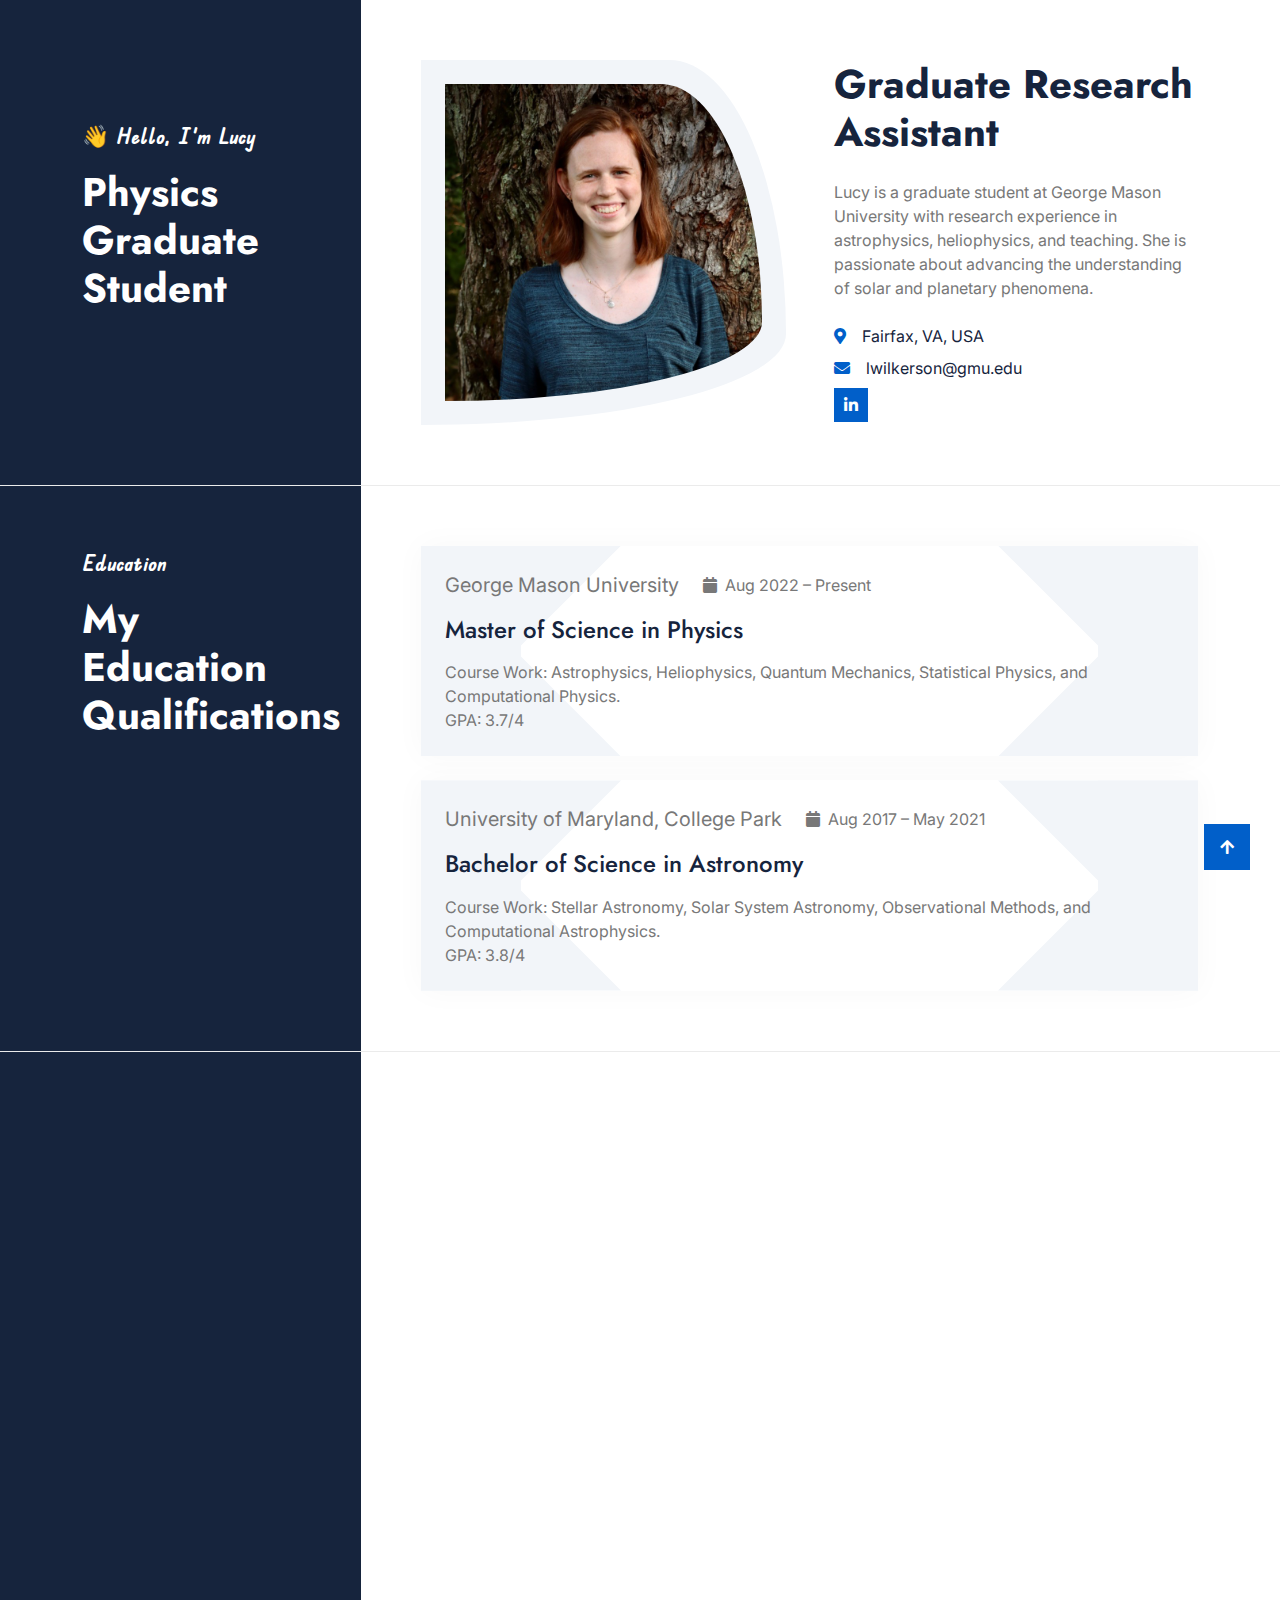
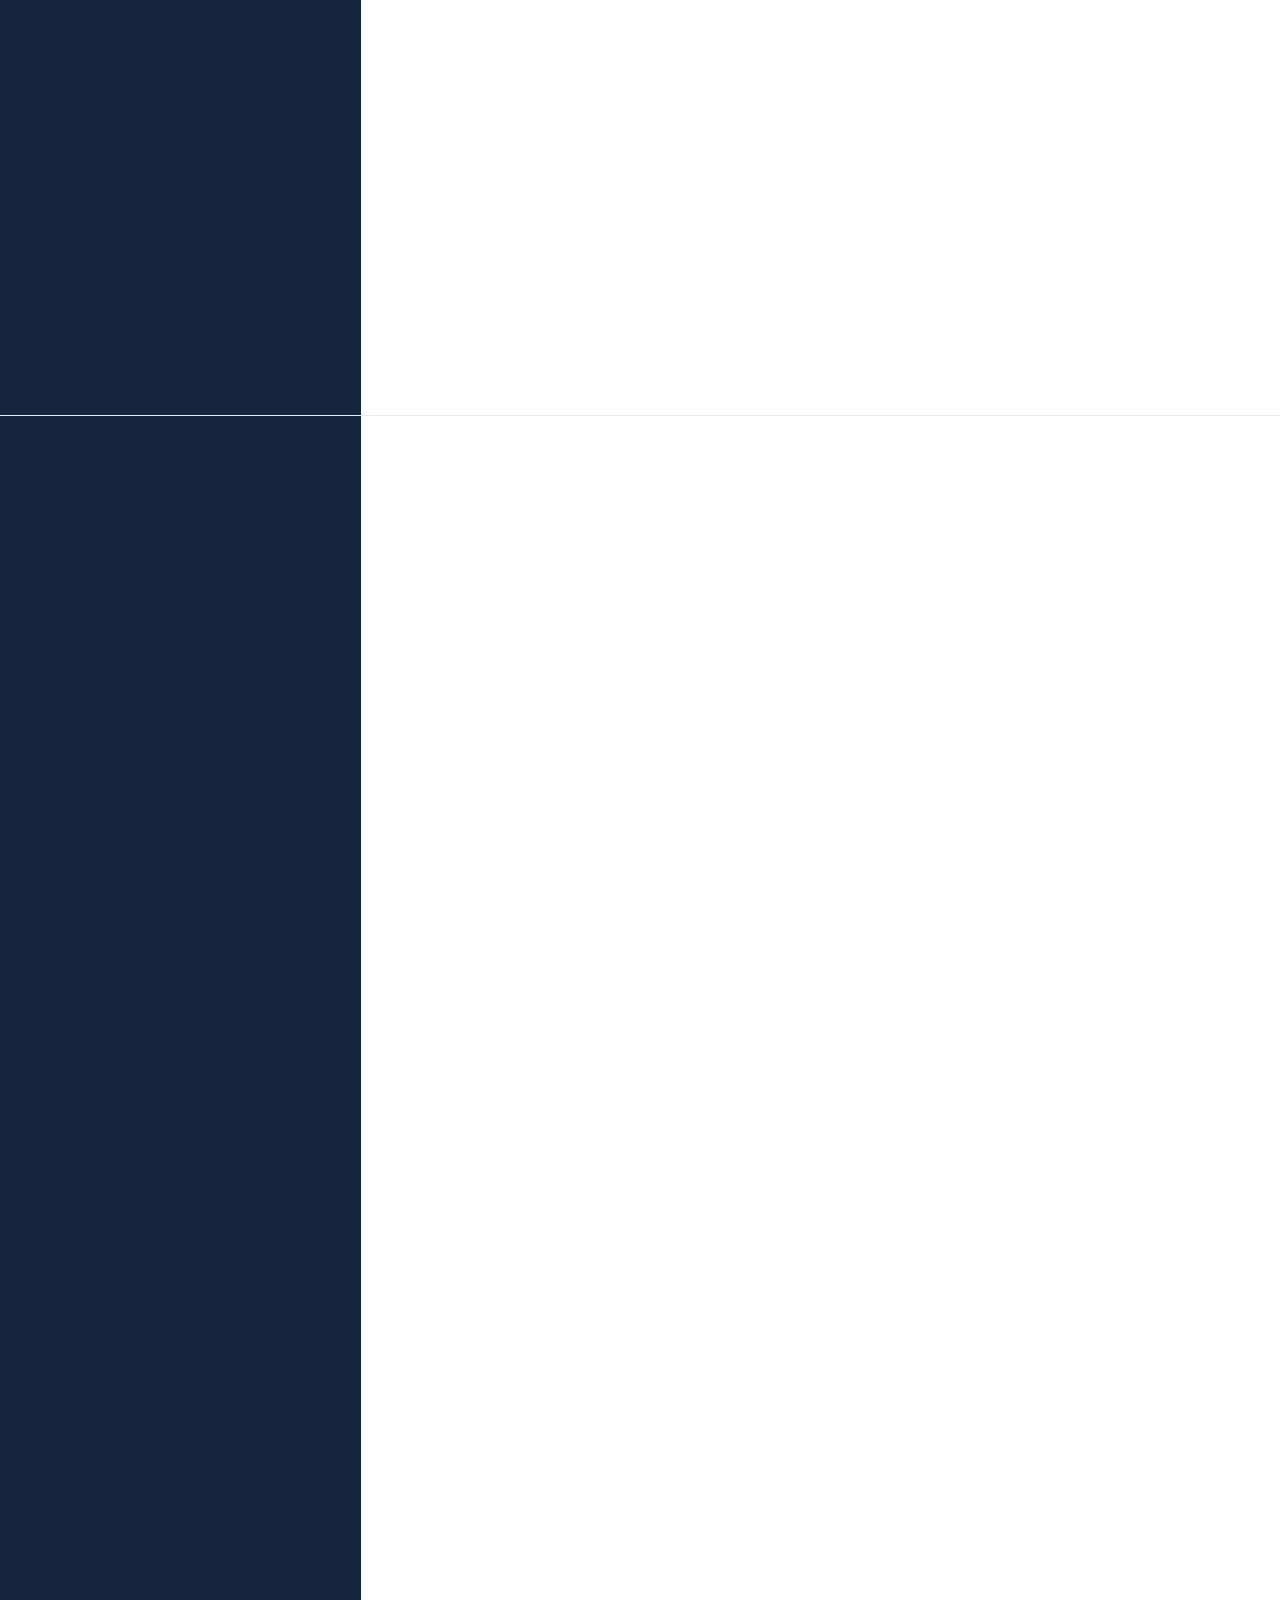
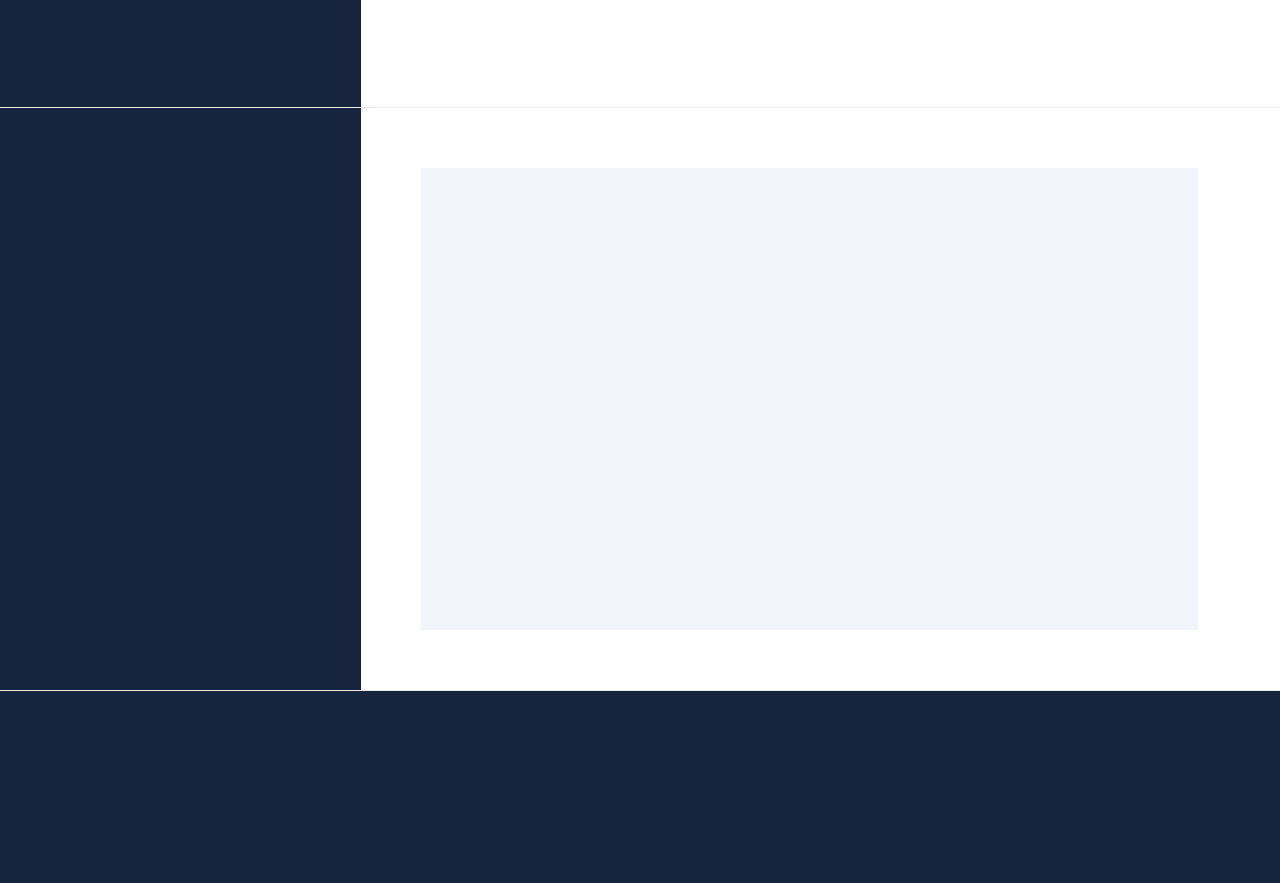
<file: portfolio/lucy.html>
<!DOCTYPE html>
<html lang="en">

    <head>
        <meta charset="utf-8">
        <title>Lucy Wilkerson </title>
        <meta content="width=device-width, initial-scale=1.0" name="viewport">
        <meta content="" name="keywords">
        <meta content="" name="description">

        <!-- Google Web Fonts -->
        <link rel="preconnect" href="https://fonts.googleapis.com">
        <link rel="preconnect" href="https://fonts.gstatic.com" crossorigin>
        <link href="https://fonts.googleapis.com/css2?family=Inter:wght@100..900&family=Edu+TAS+Beginner:wght@400..700&family=Jost:ital,wght@0,100..900;1,100..900&display=swap" rel="stylesheet">

        <!-- Icon Font Stylesheet -->
        <link rel="stylesheet" href="https://use.fontawesome.com/releases/v5.15.4/css/all.css"/>
        <link href="https://cdn.jsdelivr.net/npm/bootstrap-icons@1.4.1/font/bootstrap-icons.css" rel="stylesheet">

        <!-- Libraries Stylesheet -->
        <link rel="stylesheet" href="lib/animate/animate.min.css"/>
        <link href="lib/lightbox/css/lightbox.min.css" rel="stylesheet">
        <link href="lib/owlcarousel/assets/owl.carousel.min.css" rel="stylesheet">


        <!-- Customized Bootstrap Stylesheet -->
        <link href="css/bootstrap.min.css" rel="stylesheet">

        <!-- Template Stylesheet -->
        <link href="css/style.css" rel="stylesheet">
    </head>

    <body>

        <!-- Spinner Start -->
        <div id="spinner" class="show bg-white position-fixed translate-middle w-100 vh-100 top-50 start-50 d-flex align-items-center justify-content-center">
            <div class="spinner-border text-primary" style="width: 3rem; height: 3rem;" role="status">
                <span class="sr-only">Loading...</span>
            </div>
        </div>
        <!-- Spinner End -->


        <!-- Navbar Start -->
        <!-- <div class="container-fluid nav-section border-0">
            <nav class="navbar navbar-light">
                <div class="navbar-nav flex-column">
                    <a href="#pigraHome" class="nav-item nav-link active"><span class="fa fa-home"></span> Home</a>
                    <a href="#pigraAbout" class="nav-item nav-link"><span class="far fa-address-card"></span> About</a>
                    <a href="#pigraService" class="nav-item nav-link"><span class="fab fa-servicestack"></span> Service</a>
                    <a href="#pigraBlog" class="nav-item nav-link"><span class="fa fa-blog"></span> Blog</a>
                    <a href="#pigraContact" class="nav-item nav-link"><span class="fas fa-address-book"></span> Contact</a>
                </div>
            </nav>
        </div> -->
        <!-- Navbar End -->

        <!-- Header Start -->
        <div class="container-fluid" id="pigraHome">
            <div class="container">
                <div class="row g-0">
                    <div class="col-12 col-lg-3">
                        <div class="header-content bg-dark h-100 pt-6 pe-6 pb-6">
                            <a href="index.html" class="navbar-brand d-inline-flex pb-5 wow fadeInUp" data-wow-delay="0.1s">
                                <!-- Optionally include a logo image here -->
                            </a>
                            <div class="text-start d-flex flex-column justify-content-center wow fadeInUp" data-wow-delay="0.3s">
                                <p class="text-white sub-title">👋 Hello, I'm Lucy</p>
                                <h1 class="display-6 text-white mb-0">Physics Graduate Student</h1>
                            </div>
                        </div>
                    </div>
                    <div class="col-12 col-lg-9">
                        <div class="header-img d-flex h-100 pt-6 ps-6 pb-6">
                            <div class="row g-5">
                                <div class="col-xl-6 wow fadeInUp" data-wow-delay="0.1s">
                                    <div class="bg-light p-4" style="border-radius: 68% 32% 100% 0% / 0% 75% 25% 100%;">
                                        <img src="img/lucy.jpeg" class="img-fluid w-100" style="border-radius: 68% 32% 100% 0% / 0% 75% 25% 100%;" alt="Lucy Wilkerson">
                                    </div>
                                </div>
                                <div class="col-xl-6 wow fadeInUp" data-wow-delay="0.3s">
                                    <h1 class="display-6 mb-4">Graduate Research Assistant</h1>
                                    <p class="mb-4">Lucy is a graduate student at George Mason University with research experience in astrophysics, heliophysics, and teaching. She is passionate about advancing the understanding of solar and planetary phenomena.</p>
                                    <div class="d-flex align-items-center mb-2">
                                        <i class="fas fa-map-marker-alt text-primary me-3"></i>
                                        <p class="text-dark mb-0">Fairfax, VA, USA</p>
                                    </div>
                                    <div class="d-flex align-items-center mb-2">
                                        <i class="fas fa-envelope text-primary me-3"></i>
                                        <p class="text-dark mb-0">lwilkerson@gmu.edu</p>
                                    </div>
                                    <div class="d-flex">
                                        <a class="btn btn-primary btn-sm-square me-3" href="https://www.linkedin.com/in/lucy-wilkerson-640567176/"><i class="fab fa-linkedin-in text-white"></i></a>
                                        <!-- Add more social links if necessary -->
                                    </div>
                                </div>
                            </div>
                        </div>
                    </div>
                </div>
            </div>
        </div>
        <!-- Header End -->




        <!-- About Start -->
        <!-- <div class="container-fluid" id="pigraAbout">
            <div class="container">
                <div class="row g-0">
                    <div class="col-12 col-lg-3">
                        <div class="about-header bg-dark h-100 pt-6 pe-6 pb-6">
                            <div class="text-start d-flex flex-column justify-content-center wow fadeInUp" data-wow-delay="0.1s">
                                <p class="text-white sub-title">About Edward</p>
                                <h1 class="display-6 text-white mb-0">Assistant Professor at George Mason University</h1>
                            </div>
                        </div>
                    </div>
                    <div class="col-12 col-lg-9">
                        <div class="about-content h-100 pt-6 ps-6 pb-6">
                                <div class="col-xl-7 wow fadeInUp" data-wow-delay="0.3s">
                                    <h4 class="mb-4">Hello, I'm Edward Oughton, Based at George Mason University</h4>
                                    <p class="mb-4">Specializing in data analytics, computational methods, and GIS, I apply these skills primarily in broadband policy and risk analysis. My work includes developing decision-support models and conducting strategy assessments globally.</p>
                                    <div class="row g-4 mb-4">
                                        <div class="col-6">
                                            <p><strong class="fw-bold text-dark">Phone :</strong> 703-993-3622</p>
                                            <p><strong class="fw-bold text-dark">Email :</strong> eoughton@gmu.edu</p>
                                            <p class="mb-0"><strong class="fw-bold text-dark">Address :</strong> Exploratory Hall, Room 2411, George Mason University, Fairfax, VA</p>
                                        </div>
                                        <div class="col-6">
                                            <p><strong class="fw-bold text-dark">Nationality :</strong> British</p>
                                            <p><strong class="fw-bold text-dark">LinkedIn :</strong> <a href="https://www.linkedin.com/in/edwardoughton">edwardoughton</a></p>
                                            <p class="mb-0"><strong class="fw-bold text-dark">GitHub :</strong> <a href="https://github.com/edwardoughton">edwardoughton</a></p>
                                        </div>
                                    </div>
                                </div>
                            </div>
                        </div>
                    </div>
                </div>
            </div>
        </div> -->
        <!-- About End -->

        <!-- Education Start -->
        <div class="container-fluid">
            <div class="container">
                <div class="row g-0">
                    <div class="col-lg-3">
                        <div class="education-header bg-dark h-100 pt-6 pe-6 pb-6">
                            <div class="text-start d-flex flex-column justify-content-center wow fadeInUp" data-wow-delay="0.1s">
                                <p class="text-white sub-title">Education</p>
                                <h1 class="display-6 text-white mb-0">My Education Qualifications</h1>
                            </div>
                        </div>
                    </div>
                    <div class="col-lg-9">
                        <div class="education-content h-100 pt-6 ps-6 pb-6">
                            <div class="row g-4">
                                <div class="col-12">
                                    <div class="education-item rounded p-4 h-100 wow fadeInUp" data-wow-delay="0.1s">
                                        <div class="d-flex align-items-center mb-3">
                                            <p class="fs-5 mb-0 me-4">George Mason University</p>
                                            <div>
                                                <span class="fa fa-calendar me-1"></span> Aug 2022 – Present
                                            </div>
                                        </div>
                                        <h4 class="mb-3">Master of Science in Physics</h4>
                                        <p class="mb-0">Course Work: Astrophysics, Heliophysics, Quantum Mechanics, Statistical Physics, and Computational Physics.<br> GPA: 3.7/4</p>
                                    </div>
                                </div>
                                <div class="col-12">
                                    <div class="education-item rounded p-4 h-100 wow fadeInUp" data-wow-delay="0.3s">
                                        <div class="d-flex align-items-center mb-3">
                                            <p class="fs-5 mb-0 me-4">University of Maryland, College Park</p>
                                            <div>
                                                <span class="fa fa-calendar me-1"></span> Aug 2017 – May 2021
                                            </div>
                                        </div>
                                        <h4 class="mb-3">Bachelor of Science in Astronomy</h4>
                                        <p class="mb-0">Course Work: Stellar Astronomy, Solar System Astronomy, Observational Methods, and Computational Astrophysics.<br> GPA: 3.8/4</p>
                                    </div>
                                </div>
                            </div>
                        </div>
                    </div>
                </div>
            </div>
        </div>
        <!-- Education End -->


        <!-- Experience Start -->
        <div class="container-fluid">
            <div class="container">
                <div class="row g-0">
                    <div class="col-lg-3">
                        <div class="experience-header bg-dark h-100 pt-6 pe-6 pb-6">
                            <div class="text-start d-flex flex-column justify-content-center wow fadeInUp" data-wow-delay="0.1s">
                                <p class="text-white sub-title">Experience</p>
                                <h1 class="display-6 text-white mb-0">My Work Experience</h1>
                            </div>
                        </div>
                    </div>
                    <div class="col-lg-9">
                        <div class="experience-content h-100 pt-6 ps-6 pb-6">
                            <div class="row g-4">
                                <div class="col-12">
                                    <div class="experience-item rounded p-4 h-100 wow fadeInUp" data-wow-delay="0.1s">
                                        <div class="d-flex align-items-center mb-3">
                                            <p class="fs-5 mb-0 me-4">George Mason University</p>
                                            <div>
                                                <span class="fa fa-calendar me-1"></span> Jun 2024 – Present
                                            </div>
                                        </div>
                                        <h4 class="mb-3">Graduate Research Assistant</h4>
                                        <p class="mb-0">Conducting research on solar coronal heating and analyzing observational data from the Atmospheric Imaging Assembly on the Solar Dynamics Observatory to quantify bursty and steady heating components.</p>
                                    </div>
                                </div>
                                <div class="col-12">
                                    <div class="experience-item rounded p-4 h-100 wow fadeInUp" data-wow-delay="0.3s">
                                        <div class="d-flex align-items-center mb-3">
                                            <p class="fs-5 mb-0 me-4">George Mason University</p>
                                            <div>
                                                <span class="fa fa-calendar me-1"></span> Aug 2023 – Aug 2024
                                            </div>
                                        </div>
                                        <h4 class="mb-3">Graduate Teaching Assistant</h4>
                                        <p class="mb-0">Assisted in teaching undergraduate courses in physics, grading assignments, and providing guidance to students on their research projects in astrophysics and heliophysics.</p>
                                    </div>
                                </div>
                                <div class="col-12">
                                    <div class="experience-item rounded p-4 h-100 wow fadeInUp" data-wow-delay="0.5s">
                                        <div class="d-flex align-items-center mb-3">
                                            <p class="fs-5 mb-0 me-4">Catholic Charities of Onondaga County</p>
                                            <div>
                                                <span class="fa fa-calendar me-1"></span> Aug 2022 – Jun 2023
                                            </div>
                                        </div>
                                        <h4 class="mb-3">Teacher Assistant (FrancisCorps Volunteer)</h4>
                                        <p class="mb-0">Supported classroom instruction, helped students with disabilities in their learning, and led community outreach programs focused on education and well-being in Syracuse, NY.</p>
                                    </div>
                                </div>
                                <div class="col-12">
                                    <div class="experience-item rounded p-4 h-100 wow fadeInUp" data-wow-delay="0.7s">
                                        <div class="d-flex align-items-center mb-3">
                                            <p class="fs-5 mb-0 me-4">UAH CSPAR/NASA MSFC</p>
                                            <div>
                                                <span class="fa fa-calendar me-1"></span> May 2021 – Aug 2021
                                            </div>
                                        </div>
                                        <h4 class="mb-3">Heliophysics REU Intern</h4>
                                        <p class="mb-0">Contributed to research in heliophysics by analyzing solar wind data, and assisted in developing models to predict solar storm impacts on Earth's magnetosphere.</p>
                                    </div>
                                </div>
                            </div>
                        </div>
                    </div>
                </div>
            </div>
        </div>
        <!-- Experience End -->

        <!-- Publications Start -->
        <div class="container-fluid">
            <div class="container">
                <div class="row g-0">
                    <div class="col-lg-3">
                        <div class="portfolio-header h-100 bg-dark pt-6 pe-6 pb-6">
                            <div class="text-start d-flex flex-column justify-content-center wow fadeInUp" data-wow-delay="0.1s">
                                <h1 class="display-6 text-white mb-0">Selected Publications</h1>
                            </div>
                        </div>
                    </div>
                    <div class="col-lg-9">
                        <div class="portfolio-content h-100 pt-6 ps-6 pb-6">
                            <div class="portfolio-item py-5 border-bottom wow fadeInUp" data-wow-delay="0.1s">
                                <div class="row g-4 align-items-center">
                                    <div class="col-12">
                                        <h4 class="text-body">Dominance of Bursty over Steady Heating of the 4--8 MK Coronal Plasma in a Solar Active Region</h4>
                                        <h4 class="mb-3">The Astrophysical Journal, 2022</h4>
                                        <p>Quantifies coronal heating's bursty and steady components in active regions, applying it to Fe xviii (hot 94) emission observed by the Solar Dynamics Observatory.</p>
                                        <a href="https://iopscience.iop.org/article/10.3847/1538-4357/aca541" class="btn btn-primary">View Publication</a>
                                    </div>
                                </div>
                            </div>
                            <div class="portfolio-item py-5 border-bottom wow fadeInUp" data-wow-delay="0.3s">
                                <div class="row g-4 align-items-center">
                                    <div class="col-12">
                                        <h4 class="text-body">Knowledge, Attitudes, and Practices Towards Teaching of Menstruation and Sexual Health among Parents of Middle School Students</h4>
                                        <h4 class="mb-3">UMD DRUM, 2022</h4>
                                        <p>Explores disparities in knowledge related to menstruation and sexual health among parents of middle school students in the U.S., using a mixed-method study approach.</p>
                                        <a href="https://drum.lib.umd.edu/items/094a47fd-a045-4716-a9f4-6529ce84d4e7" class="btn btn-primary">View Publication</a>
                                    </div>
                                </div>
                            </div>
                            <div class="portfolio-item py-5 border-bottom wow fadeInUp" data-wow-delay="0.5s">
                                <div class="row g-4 align-items-center">
                                    <div class="col-12">
                                        <h4 class="text-body">Gemstone Diversity, Equity, and Inclusion Discussion Guides</h4>
                                        <h4 class="mb-3">University of Maryland, 2021</h4>
                                        <p>Engages students in intergroup dialogue to foster understanding across cultural identity groups, promoting sustained cross-group relationships.</p>
                                        <a href="https://gemstone.umd.edu/about/diversity-equity-inclusion" class="btn btn-primary">View Publication</a>
                                    </div>
                                </div>
                            </div>
                            <div class="portfolio-item py-5 wow fadeInUp" data-wow-delay="0.7s">
                                <div class="row g-4 align-items-center">
                                    <div class="col-12">
                                        <h4 class="text-body">Analysis of Lightcurves to Find the Rotation Periods of Three Asteroids</h4>
                                        <h4 class="mb-3">Minor Planetary Bulletin, 2021</h4>
                                        <p>Performed aperture photometry on asteroid observations to constrain the possible range of rotation periods for asteroids 2684 Douglas, 4137 Crabtree, and (498066) 2007 RM133.</p>
                                        <a href="https://ui.adsabs.harvard.edu/abs/2021MPBu...48....8B/abstract" class="btn btn-primary">View Publication</a>
                                    </div>
                                </div>
                            </div>
                        </div>
                    </div>
                </div>
            </div>
        </div>
        <!-- Publications End -->


        <!-- Awards Start -->
        <!-- <div class="container-fluid" id="pigraAwards">
            <div class="container">
                <div class="row g-0">
                    <div class="col-lg-3">
                        <div class="awards-header h-100 bg-dark pt-6 pe-6 pb-6">
                            <div class="text-start d-flex flex-column justify-content-center wow fadeInUp" data-wow-delay="0.1s">
                                <h1 class="display-6 text-white mb-0">Awards</h1>
                            </div>
                        </div>
                    </div>
                    <div class="col-lg-9">
                        <div class="awards-content h-100 pt-6 ps-6 pb-6">
                            <div class="awards-item wow fadeInUp" data-wow-delay="0.1s">
                                <h4 class="text-body">2023 - NCAR-NSF Early Career Innovator Award</h4>
                                <p>Awarded $360k for research on uncertainty quantification of space weather socio-economic impacts from critical infrastructure failure.</p>
                            </div>
                            <div class="awards-item wow fadeInUp" data-wow-delay="0.3s">
                                <h4 class="text-body">2023 - Cisco Research Grant</h4>
                                <p>Received a $50k grant for evaluating policy implications of next-generation wireless broadband technologies including 6G and Wi-Fi 7 and 8.</p>
                            </div>
                            <div class="awards-item wow fadeInUp" data-wow-delay="0.5s">
                                <h4 class="text-body">2022 - International Monetary Fund Digital Infrastructure Award</h4>
                                <p>Awarded a $48k grant for development of a digital infrastructure costing estimator.</p>
                            </div>
                        </div>
                    </div>
                </div>
            </div>
        </div> -->
        <!-- Awards End -->


        <!-- Contact Start -->
        <div class="container-fluid" id="pigraContact">
            <div class="container">
                <div class="row g-0">
                    <div class="col-lg-3">
                        <div class="contact-header h-100 bg-dark pt-6 pe-6 pb-6">
                            <div class="text-start d-flex flex-column justify-content-center wow fadeInUp" data-wow-delay="0.1s">
                                <p class="text-white sub-title">Contact Me</p>
                            </div>
                        </div>
                    </div>
                    <div class="col-lg-9">
                        <div class="contact-content h-100 pt-6 ps-6 pb-6">
                            <div class="bg-light p-4">
                                <div class="row g-5">
                                    <div class="col-xl-5 wow fadeInUp" data-wow-delay="0.1s">
                                        <div class="d-flex mb-4">
                                            <div class="btn-xl-square bg-primary text-white me-3">
                                                <i class="fas fa-map-marker-alt"></i>
                                            </div>
                                            <div>
                                                <h4>Address</h4>
                                                <p class="mb-0">Fairfax, VA, USA</p>
                                            </div>
                                        </div>
                                        <div class="d-flex mb-4">
                                            <div class="btn-xl-square bg-primary text-white me-3">
                                                <i class="fas fa-envelope"></i>
                                            </div>
                                            <div>
                                                <h4>Email</h4>
                                                <p class="mb-0">lwilkerson@gmu.edu</p>
                                            </div>
                                        </div>
                                    </div>
                                    <div class="col-xl-7 wow fadeInUp" data-wow-delay="0.3s">
                                        <div>
                                            <form>
                                                <div class="row g-3">
                                                    <div class="col-lg-12 col-xl-6">
                                                        <div class="form-floating">
                                                            <input type="text" class="form-control border-0" id="name" placeholder="Your Name">
                                                            <label for="name">Your Name</label>
                                                        </div>
                                                    </div>
                                                    <div class="col-lg-12 col-xl-6">
                                                        <div class="form-floating">
                                                            <input type="email" class="form-control border-0" id="email" placeholder="Your Email">
                                                            <label for="email">Your Email</label>
                                                        </div>
                                                    </div>
                                                    <div class="col-lg-12 col-xl-6">
                                                        <div class="form-floating">
                                                            <input type="phone" class="form-control border-0" id="phone" placeholder="Phone">
                                                            <label for="phone">Your Phone</label>
                                                        </div>
                                                    </div>
                                                    <div class="col-lg-12 col-xl-6">
                                                        <div class="form-floating">
                                                            <input type="text" class="form-control border-0" id="project" placeholder="Project">
                                                            <label for="project">Your Project</label>
                                                        </div>
                                                    </div>
                                                    <div class="col-12">
                                                        <div class="form-floating">
                                                            <input type="text" class="form-control border-0" id="subject" placeholder="Subject">
                                                            <label for="subject">Subject</label>
                                                        </div>
                                                    </div>
                                                    <div class="col-12">
                                                        <div class="form-floating">
                                                            <textarea class="form-control border-0" placeholder="Leave a message here" id="message" style="height: 120px"></textarea>
                                                            <label for="message">Message</label>
                                                        </div>
                                                    </div>
                                                    <div class="col-12">
                                                        <button class="btn btn-primary w-100 py-3">Send Message</button>
                                                    </div>
                                                </div>
                                            </form>
                                        </div>
                                    </div>
                                </div>
                            </div>
                        </div>
                    </div>
                </div>
            </div>
        </div>
        <!-- Contact End -->


        <!-- Footer Start -->
        <div class="container-fluid footer bg-dark border-bottom-0">
            <div class="container wow fadeIn" data-wow-delay="0.1s">
                <div class="row g-0">
                    <div class="col-12">
                       <div class="footer-content h-100 pt-6 ps-6 pb-6">
                            <div class="row g-4 align-items-center">
                                <!-- <div class="col-12 text-center">
                                    <div class="d-flex justify-content-center">
                                        <a class="btn btn-light btn-md-square me-3" href=""><i class="fab fa-facebook-f"></i></a>
                                        <a class="btn btn-light btn-md-square me-3" href=""><i class="fab fa-twitter"></i></a>
                                        <a class="btn btn-light btn-md-square me-3" href=""><i class="fab fa-instagram"></i></a>
                                        <a class="btn btn-light btn-md-square me-0" href=""><i class="fab fa-linkedin-in"></i></a>
                                    </div>
                                </div> -->
                                
                                <div class="col-12 text-center text-body">
                                    <!--/*** This template is free as long as you keep the below author’s credit link/attribution link/backlink. ***/-->
                                    <!--/*** If you'd like to use the template without the below author’s credit link/attribution link/backlink, ***/-->
                                    <!--/*** you can purchase the Credit Removal License from "https://htmlcodex.com/credit-removal". ***/-->
                                    Designed By <a class="border-bottom text-white" href="https://htmlcodex.com">GMU Research Team</a>
                                </div>
                                <div class="col-12 text-center">
                                    <span class="text-body"><a href="#" class="border-bottom text-white"><i class="fas fa-copyright text-body me-2"></i>2024</a>, All right reserved.</span>
                                </div>
                            </div>
                       </div>        
                    </div>
                </div>
            </div>
        </div>
        <!-- Footer End -->


        <!-- Back to Top -->
        <a href="#" class="btn btn-primary btn-lg-square back-to-top"><i class="fa fa-arrow-up"></i></a>   

        
        <!-- JavaScript Libraries -->
        <script src="https://ajax.googleapis.com/ajax/libs/jquery/3.6.4/jquery.min.js"></script>
        <script src="https://cdn.jsdelivr.net/npm/bootstrap@5.0.0/dist/js/bootstrap.bundle.min.js"></script>
        <script src="lib/wow/wow.min.js"></script>
        <script src="lib/easing/easing.min.js"></script>
        <script src="lib/waypoints/waypoints.min.js"></script>
        <script src="lib/counterup/counterup.min.js"></script>
        <script src="lib/lightbox/js/lightbox.min.js"></script>
        <script src="lib/owlcarousel/owl.carousel.min.js"></script>
        

        <!-- Template Javascript -->
        <script src="js/main.js"></script>
    </body>

</html>
</file>
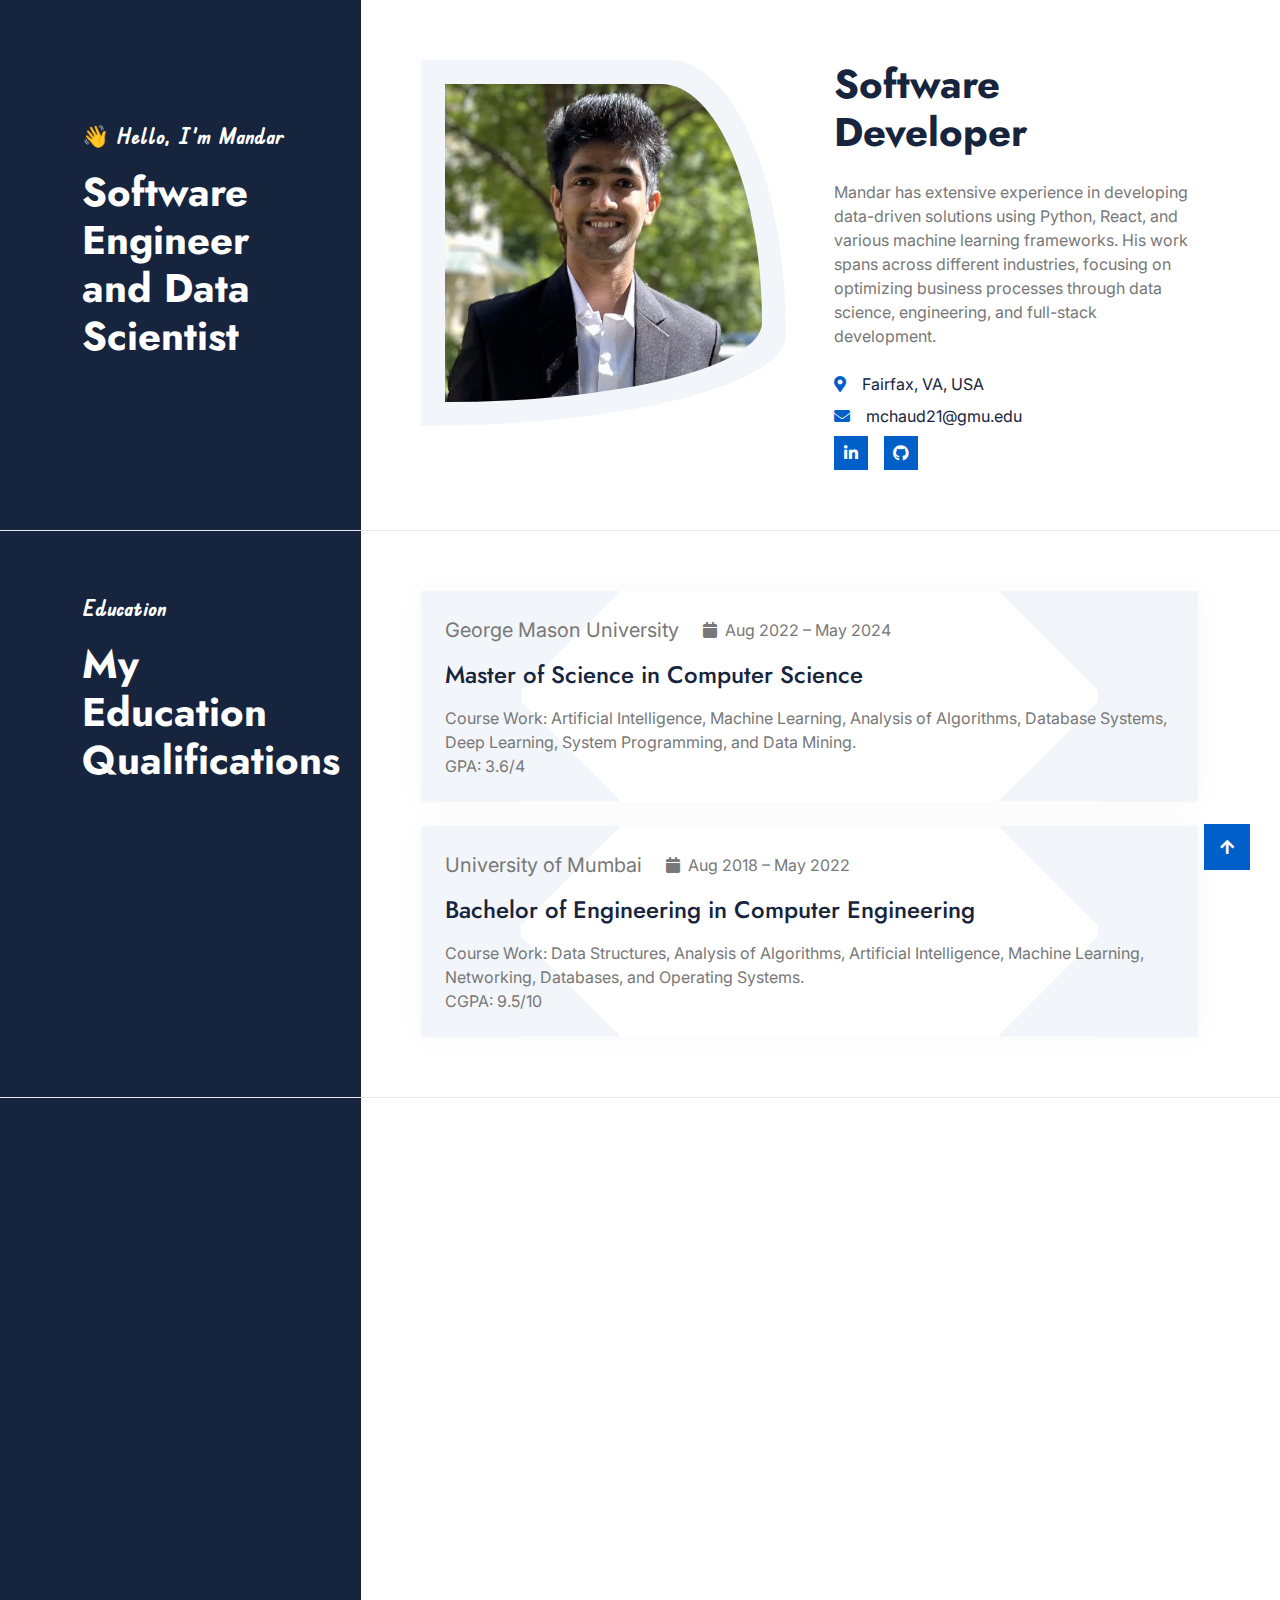
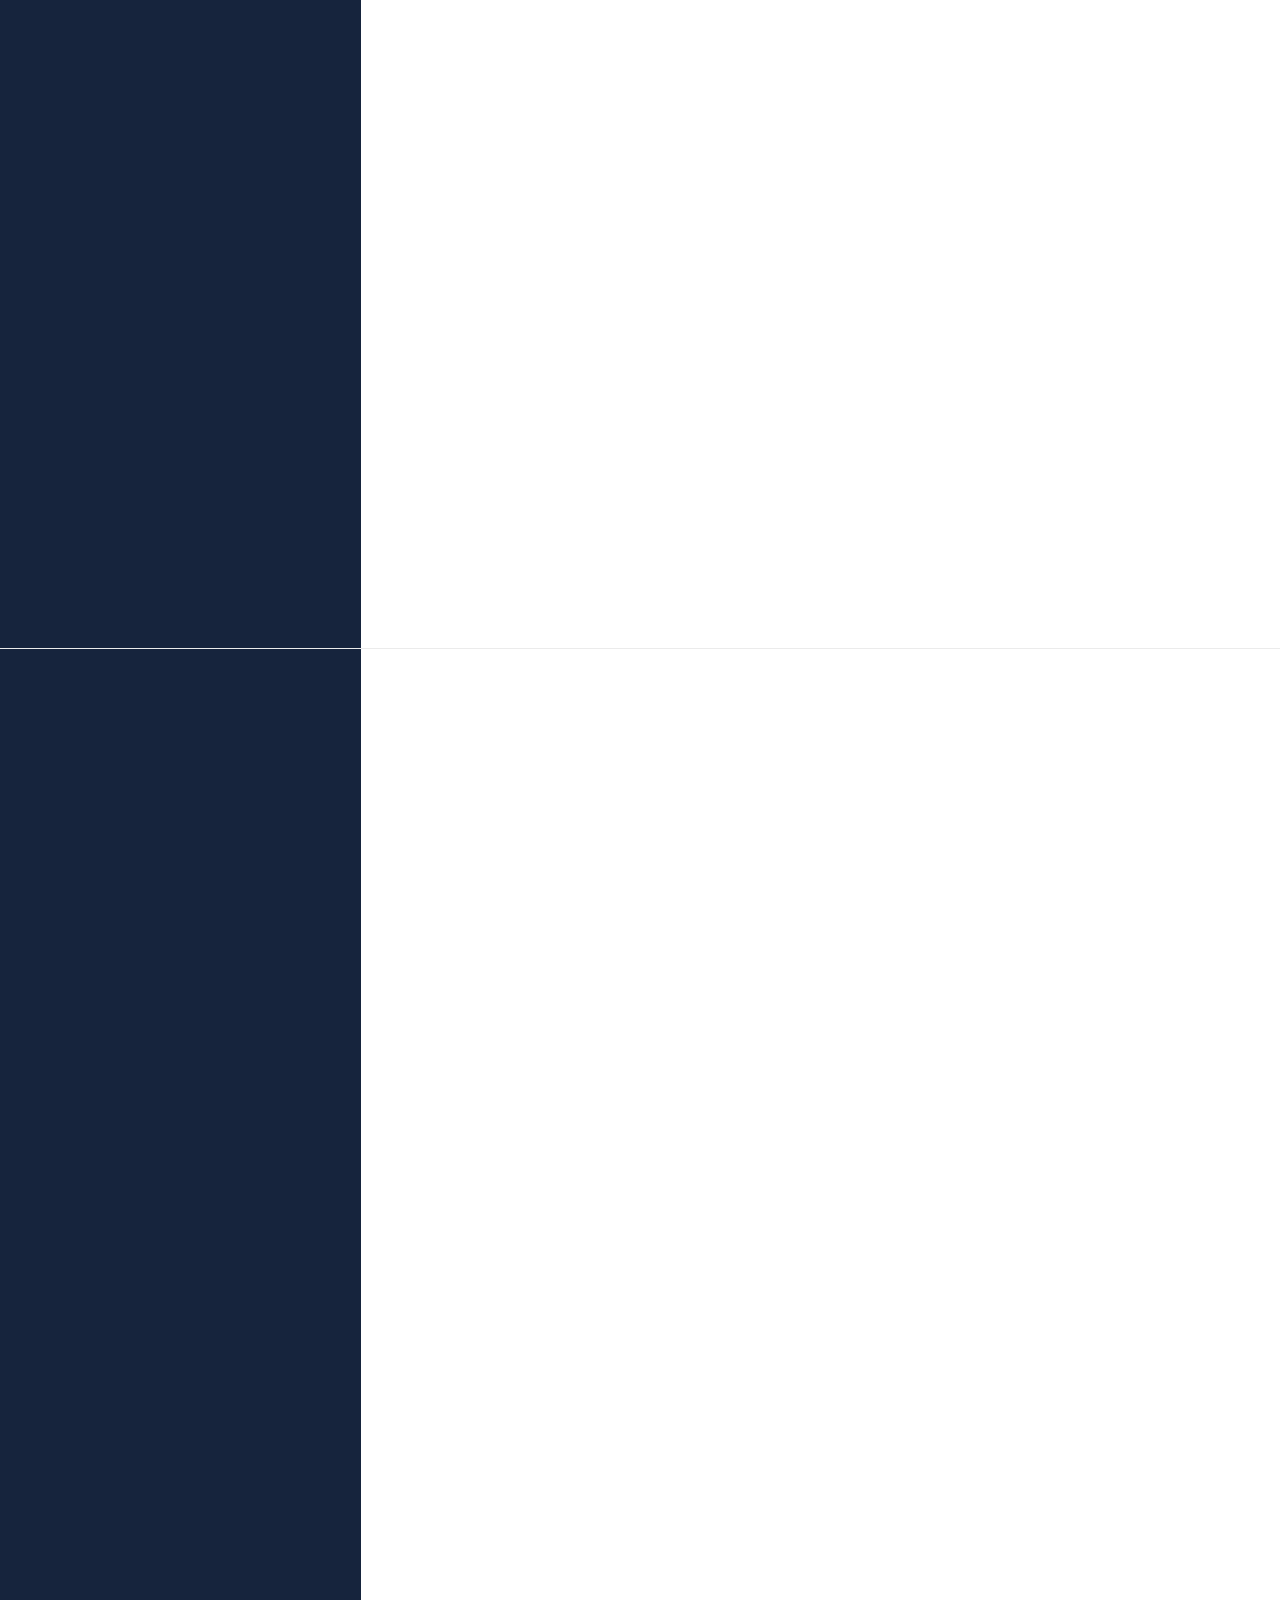
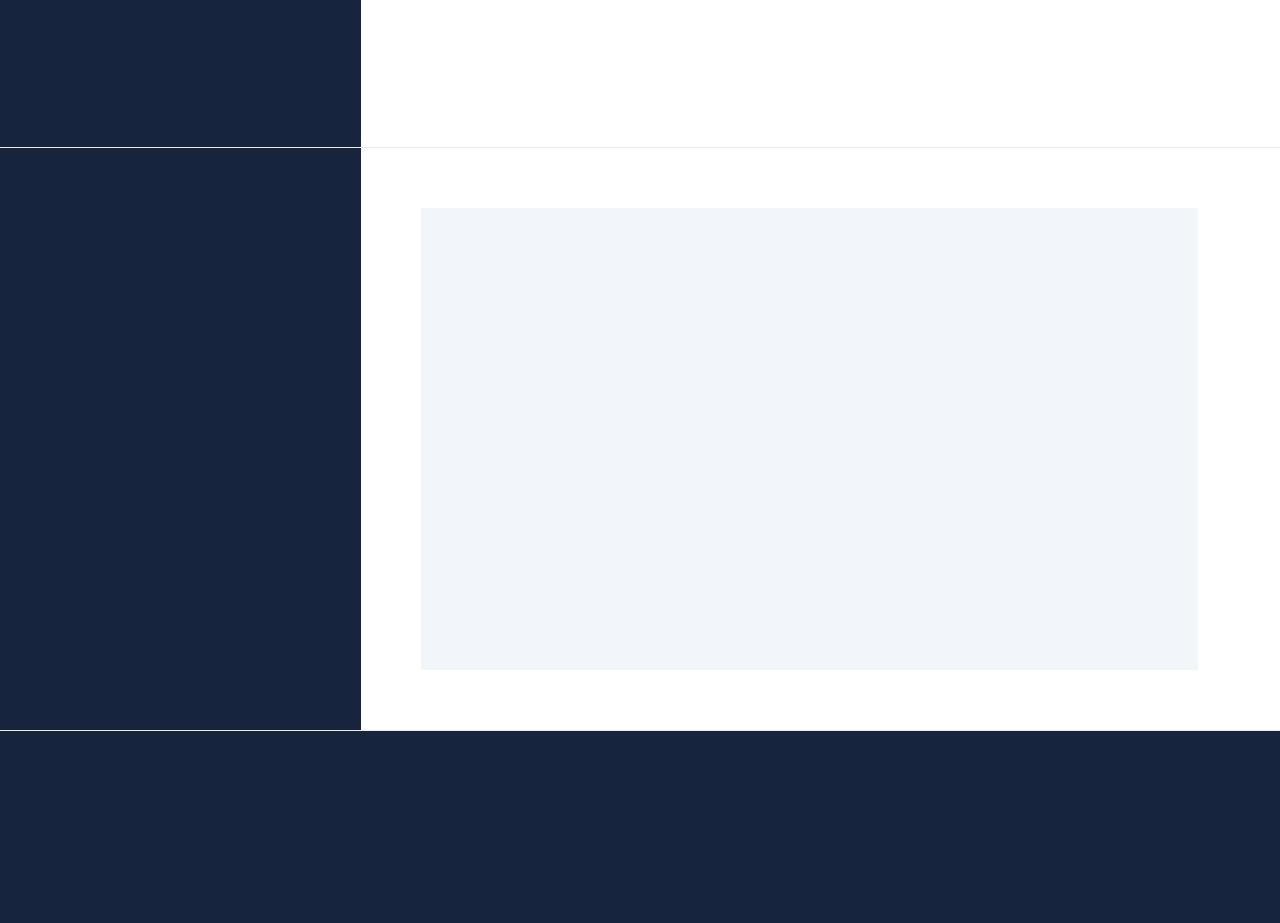
<file: portfolio/mandar.html>
<!DOCTYPE html>
<html lang="en">

    <head>
        <meta charset="utf-8">
        <title>Mandar Chaudhari </title>
        <meta content="width=device-width, initial-scale=1.0" name="viewport">
        <meta content="" name="keywords">
        <meta content="" name="description">

        <!-- Google Web Fonts -->
        <link rel="preconnect" href="https://fonts.googleapis.com">
        <link rel="preconnect" href="https://fonts.gstatic.com" crossorigin>
        <link href="https://fonts.googleapis.com/css2?family=Inter:wght@100..900&family=Edu+TAS+Beginner:wght@400..700&family=Jost:ital,wght@0,100..900;1,100..900&display=swap" rel="stylesheet">

        <!-- Icon Font Stylesheet -->
        <link rel="stylesheet" href="https://use.fontawesome.com/releases/v5.15.4/css/all.css"/>
        <link href="https://cdn.jsdelivr.net/npm/bootstrap-icons@1.4.1/font/bootstrap-icons.css" rel="stylesheet">

        <!-- Libraries Stylesheet -->
        <link rel="stylesheet" href="lib/animate/animate.min.css"/>
        <link href="lib/lightbox/css/lightbox.min.css" rel="stylesheet">
        <link href="lib/owlcarousel/assets/owl.carousel.min.css" rel="stylesheet">


        <!-- Customized Bootstrap Stylesheet -->
        <link href="css/bootstrap.min.css" rel="stylesheet">

        <!-- Template Stylesheet -->
        <link href="css/style.css" rel="stylesheet">
    </head>

    <body>

        <!-- Spinner Start -->
        <div id="spinner" class="show bg-white position-fixed translate-middle w-100 vh-100 top-50 start-50 d-flex align-items-center justify-content-center">
            <div class="spinner-border text-primary" style="width: 3rem; height: 3rem;" role="status">
                <span class="sr-only">Loading...</span>
            </div>
        </div>
        <!-- Spinner End -->


        <!-- Navbar Start -->
        <!-- <div class="container-fluid nav-section border-0">
            <nav class="navbar navbar-light">
                <div class="navbar-nav flex-column">
                    <a href="#pigraHome" class="nav-item nav-link active"><span class="fa fa-home"></span> Home</a>
                    <a href="#pigraAbout" class="nav-item nav-link"><span class="far fa-address-card"></span> About</a>
                    <a href="#pigraService" class="nav-item nav-link"><span class="fab fa-servicestack"></span> Service</a>
                    <a href="#pigraBlog" class="nav-item nav-link"><span class="fa fa-blog"></span> Blog</a>
                    <a href="#pigraContact" class="nav-item nav-link"><span class="fas fa-address-book"></span> Contact</a>
                </div>
            </nav>
        </div> -->
        <!-- Navbar End -->

        <!-- Header Start -->
        <div class="container-fluid" id="pigraHome">
            <div class="container">
                <div class="row g-0">
                    <div class="col-12 col-lg-3">
                        <div class="header-content bg-dark h-100 pt-6 pe-6 pb-6">
                            <a href="index.html" class="navbar-brand d-inline-flex pb-5 wow fadeInUp" data-wow-delay="0.1s">
                                <!-- Optionally include a logo image here -->
                            </a>
                            <div class="text-start d-flex flex-column justify-content-center wow fadeInUp" data-wow-delay="0.3s">
                                <p class="text-white sub-title">👋 Hello, I'm Mandar</p>
                                <h1 class="display-6 text-white mb-0">Software Engineer and Data Scientist</h1>
                            </div>
                        </div>
                    </div>
                    <div class="col-12 col-lg-9">
                        <div class="header-img d-flex h-100 pt-6 ps-6 pb-6">
                            <div class="row g-5">
                                <div class="col-xl-6 wow fadeInUp" data-wow-delay="0.1s">
                                    <div class="bg-light p-4" style="border-radius: 68% 32% 100% 0% / 0% 75% 25% 100%;">
                                        <img src="img/mandar.jpg" class="img-fluid w-100" style="border-radius: 68% 32% 100% 0% / 0% 75% 25% 100%;" alt="Mandar Chaudhari">
                                    </div>
                                </div>
                                <div class="col-xl-6 wow fadeInUp" data-wow-delay="0.3s">
                                    <h1 class="display-6 mb-4">Software Developer</h1>
                                    <p class="mb-4">Mandar has extensive experience in developing data-driven solutions using Python, React, and various machine learning frameworks. His work spans across different industries, focusing on optimizing business processes through data science, engineering, and full-stack development.</p>
                                    <div class="d-flex align-items-center mb-2">
                                        <i class="fas fa-map-marker-alt text-primary me-3"></i>
                                        <p class="text-dark mb-0">Fairfax, VA, USA</p>
                                    </div>
                                    <div class="d-flex align-items-center mb-2">
                                        <i class="fas fa-envelope text-primary me-3"></i>
                                        <p class="text-dark mb-0">mchaud21@gmu.edu</p>
                                    </div>
                                    <div class="d-flex">
                                        <a class="btn btn-primary btn-sm-square me-3" href="https://www.linkedin.com/in/mandar-chaudhari-7a219a200/"><i class="fab fa-linkedin-in text-white"></i></a>
                                        <a class="btn btn-primary btn-sm-square me-3" href="https://github.com/cmandar"><i class="fab fa-github text-white"></i></a>
                                        <!-- Add more social links if necessary -->
                                    </div>
                                </div>
                            </div>
                        </div>
                    </div>
                </div>
            </div>
        </div>
        <!-- Header End -->



        <!-- About Start -->
        <!-- <div class="container-fluid" id="pigraAbout">
            <div class="container">
                <div class="row g-0">
                    <div class="col-12 col-lg-3">
                        <div class="about-header bg-dark h-100 pt-6 pe-6 pb-6">
                            <div class="text-start d-flex flex-column justify-content-center wow fadeInUp" data-wow-delay="0.1s">
                                <p class="text-white sub-title">About Edward</p>
                                <h1 class="display-6 text-white mb-0">Assistant Professor at George Mason University</h1>
                            </div>
                        </div>
                    </div>
                    <div class="col-12 col-lg-9">
                        <div class="about-content h-100 pt-6 ps-6 pb-6">
                                <div class="col-xl-7 wow fadeInUp" data-wow-delay="0.3s">
                                    <h4 class="mb-4">Hello, I'm Edward Oughton, Based at George Mason University</h4>
                                    <p class="mb-4">Specializing in data analytics, computational methods, and GIS, I apply these skills primarily in broadband policy and risk analysis. My work includes developing decision-support models and conducting strategy assessments globally.</p>
                                    <div class="row g-4 mb-4">
                                        <div class="col-6">
                                            <p><strong class="fw-bold text-dark">Phone :</strong> 703-993-3622</p>
                                            <p><strong class="fw-bold text-dark">Email :</strong> eoughton@gmu.edu</p>
                                            <p class="mb-0"><strong class="fw-bold text-dark">Address :</strong> Exploratory Hall, Room 2411, George Mason University, Fairfax, VA</p>
                                        </div>
                                        <div class="col-6">
                                            <p><strong class="fw-bold text-dark">Nationality :</strong> British</p>
                                            <p><strong class="fw-bold text-dark">LinkedIn :</strong> <a href="https://www.linkedin.com/in/edwardoughton">edwardoughton</a></p>
                                            <p class="mb-0"><strong class="fw-bold text-dark">GitHub :</strong> <a href="https://github.com/edwardoughton">edwardoughton</a></p>
                                        </div>
                                    </div>
                                </div>
                            </div>
                        </div>
                    </div>
                </div>
            </div>
        </div> -->
        <!-- About End -->

        <!-- Education Start -->
        <div class="container-fluid">
            <div class="container">
                <div class="row g-0">
                    <div class="col-lg-3">
                        <div class="education-header bg-dark h-100 pt-6 pe-6 pb-6">
                            <div class="text-start d-flex flex-column justify-content-center wow fadeInUp" data-wow-delay="0.1s">
                                <p class="text-white sub-title">Education</p>
                                <h1 class="display-6 text-white mb-0">My Education Qualifications</h1>
                            </div>
                        </div>
                    </div>
                    <div class="col-lg-9">
                        <div class="education-content h-100 pt-6 ps-6 pb-6">
                            <div class="row g-4">
                                <div class="col-12">
                                    <div class="education-item rounded p-4 h-100 wow fadeInUp" data-wow-delay="0.1s">
                                        <div class="d-flex align-items-center mb-3">
                                            <p class="fs-5 mb-0 me-4">George Mason University</p>
                                            <div>
                                                <span class="fa fa-calendar me-1"></span> Aug 2022 – May 2024
                                            </div>
                                        </div>
                                        <h4 class="mb-3">Master of Science in Computer Science</h4>
                                        <p class="mb-0"> Course Work: Artificial Intelligence, Machine Learning, Analysis of Algorithms, Database Systems, Deep Learning, System Programming, and Data Mining.<br> GPA: 3.6/4</p>
                                    </div>
                                </div>
                                <div class="col-12">
                                    <div class="education-item rounded p-4 h-100 wow fadeInUp" data-wow-delay="0.3s">
                                        <div class="d-flex align-items-center mb-3">
                                            <p class="fs-5 mb-0 me-4">University of Mumbai</p>
                                            <div>
                                                <span class="fa fa-calendar me-1"></span> Aug 2018 – May 2022
                                            </div>
                                        </div>
                                        <h4 class="mb-3">Bachelor of Engineering in Computer Engineering</h4>
                                        <p class="mb-0"> Course Work: Data Structures, Analysis of Algorithms, Artificial Intelligence, Machine Learning, Networking, Databases, and Operating Systems.<br> CGPA: 9.5/10</p>
                                    </div>
                                </div>
                            </div>
                        </div>
                    </div>
                </div>
            </div>
        </div>
        <!-- Education End -->



        <!-- Experience Start -->
        <div class="container-fluid">
            <div class="container">
                <div class="row g-0">
                    <div class="col-lg-3">
                        <div class="experience-header bg-dark h-100 pt-6 pe-6 pb-6">
                            <div class="text-start d-flex flex-column justify-content-center wow fadeInUp" data-wow-delay="0.1s">
                                <p class="text-white sub-title">Experience</p>
                                <h1 class="display-6 text-white mb-0">My Work Experience</h1>
                            </div>
                        </div>
                    </div>
                    <div class="col-lg-9">
                        <div class="experience-content h-100 pt-6 ps-6 pb-6">
                            <div class="row g-4">
                                <div class="col-12">
                                    <div class="experience-item rounded p-4 h-100 wow fadeInUp" data-wow-delay="0.1s">
                                        <div class="d-flex align-items-center mb-3">
                                            <p class="fs-5 mb-0 me-4">George Mason University</p>
                                            <div>
                                                <span class="fa fa-calendar me-1"></span> Sep 2023 – Present
                                            </div>
                                        </div>
                                        <h4 class="mb-3">Software Developer</h4>
                                        <p class="mb-0">Spearheaded the development of M2ALPS and urban resilience models, optimizing emergency response and machine learning efficiency.</p>
                                    </div>
                                </div>
                                <div class="col-12">
                                    <div class="experience-item rounded p-4 h-100 wow fadeInUp" data-wow-delay="0.3s">
                                        <div class="d-flex align-items-center mb-3">
                                            <p class="fs-5 mb-0 me-4">George Mason University</p>
                                            <div>
                                                <span class="fa fa-calendar me-1"></span> Dec 2022 – Feb 2023
                                            </div>
                                        </div>
                                        <h4 class="mb-3">Data Analyst</h4>
                                        <p class="mb-0">Developed an interactive air quality forecasting platform with real-time data integration and dynamic user interface updates.</p>
                                    </div>
                                </div>
                                <div class="col-12">
                                    <div class="experience-item rounded p-4 h-100 wow fadeInUp" data-wow-delay="0.5s">
                                        <div class="d-flex align-items-center mb-3">
                                            <p class="fs-5 mb-0 me-4">Bluepen.co.in</p>
                                            <div>
                                                <span class="fa fa-calendar me-1"></span> Feb 2022 – Aug 2022
                                            </div>
                                        </div>
                                        <h4 class="mb-3">Software Developer</h4>
                                        <p class="mb-0">Launched a scalable e-commerce platform and content management system, boosting transactions by 50% and user engagement by 35%.</p>
                                    </div>
                                </div>
                                <div class="col-12">
                                    <div class="experience-item rounded p-4 h-100 wow fadeInUp" data-wow-delay="0.7s">
                                        <div class="d-flex align-items-center mb-3">
                                            <p class="fs-5 mb-0 me-4">ADmyBRAND</p>
                                            <div>
                                                <span class="fa fa-calendar me-1"></span> Sep 2021 – Feb 2022
                                            </div>
                                        </div>
                                        <h4 class="mb-3">Data Scientist</h4>
                                        <p class="mb-0">Processed geospatial datasets from 50+ countries and visualized dynamic heatmaps, reducing latency by 20% and costs by 40% using AWS Lambda.</p>
                                    </div>
                                </div>
                                <div class="col-12">
                                    <div class="experience-item rounded p-4 h-100 wow fadeInUp" data-wow-delay="0.9s">
                                        <div class="d-flex align-items-center mb-3">
                                            <p class="fs-5 mb-0 me-4">Trivia Softwares</p>
                                            <div>
                                                <span class="fa fa-calendar me-1"></span> Nov 2020 – May 2021
                                            </div>
                                        </div>
                                        <h4 class="mb-3">Software Developer</h4>
                                        <p class="mb-0">Developed "EduConnect" web application, improving user engagement by 40% and optimizing AWS EC2 and CI/CD pipeline for scalability.</p>
                                    </div>
                                </div>
                            </div>
                        </div>
                    </div>
                </div>
            </div>
        </div>
        <!-- Experience End -->


        <!-- Publications Start -->
        <div class="container-fluid">
            <div class="container">
                <div class="row g-0">
                    <div class="col-lg-3">
                        <div class="portfolio-header h-100 bg-dark pt-6 pe-6 pb-6">
                            <div class="text-start d-flex flex-column justify-content-center wow fadeInUp" data-wow-delay="0.1s">
                                <h1 class="display-6 text-white mb-0">Selected Publications</h1>
                            </div>
                        </div>
                    </div>
                    <div class="col-lg-9">
                        <div class="portfolio-content h-100 pt-6 ps-6 pb-6">
                            <div class="portfolio-item py-5 border-bottom wow fadeInUp" data-wow-delay="0.1s">
                                <div class="row g-4 align-items-center">
                                    <div class="col-12">
                                        <h4 class="text-body">Object Detection, Recognition, And Distance Tracking To Aid In Navigation For Visually Challenged</h4>
                                        <h4 class="mb-3">International Research Journal of Engineering and Technology (IRJET), 2021</h1>
                                        <p>Focuses on the development of an advanced system to assist visually challenged individuals in navigation using object detection, recognition, and distance tracking techniques.</p>
                                        <a href="https://www.irjet.net/archives/V8/i11/IRJET-V8I11242.pdf" class="btn btn-primary">View Publication</a>
                                    </div>
                                </div>
                            </div>
                            <div class="portfolio-item py-5 border-bottom wow fadeInUp" data-wow-delay="0.3s">
                                <div class="row g-4 align-items-center">
                                    <div class="col-12">
                                        <h4 class="text-body">Smart E-learning Android Application For Kids Using Machine Learning Algorithms</h4>
                                        <h4 class="mb-3">International Research Journal of Engineering and Technology (IRJET), 2021</h1>
                                        <p>Explores the development of a smart e-learning app using machine learning algorithms, providing personalized learning experiences for kids.</p>
                                        <a href="https://www.irjet.net/archives/V8/i12/IRJET-V8I1212.pdf" class="btn btn-primary">View Publication</a>
                                    </div>
                                </div>
                            </div>
                            <div class="portfolio-item py-5 wow fadeInUp" data-wow-delay="0.5s">
                                <div class="row g-4 align-items-center">
                                    <div class="col-12">
                                        <h4 class="text-body">Identity Management System Using Blockchain</h4>
                                        <h4 class="mb-3">International Research Journal of Engineering and Technology (IRJET), 2021</h1>
                                        <p>Describes the implementation of a blockchain-based identity management system using smart contracts, ensuring secure document handling and user authentication.</p>
                                        <a href="https://www.irjet.net/archives/V8/i11/IRJET-V8I1187.pdf" class="btn btn-primary">View Publication</a>
                                    </div>
                                </div>
                            </div>
                        </div>
                    </div>
                </div>
            </div>
        </div>
        <!-- Publications End -->



        <!-- Awards Start -->
        <!-- <div class="container-fluid" id="pigraAwards">
            <div class="container">
                <div class="row g-0">
                    <div class="col-lg-3">
                        <div class="awards-header h-100 bg-dark pt-6 pe-6 pb-6">
                            <div class="text-start d-flex flex-column justify-content-center wow fadeInUp" data-wow-delay="0.1s">
                                <h1 class="display-6 text-white mb-0">Awards</h1>
                            </div>
                        </div>
                    </div>
                    <div class="col-lg-9">
                        <div class="awards-content h-100 pt-6 ps-6 pb-6">
                            <div class="awards-item wow fadeInUp" data-wow-delay="0.1s">
                                <h4 class="text-body">2023 - NCAR-NSF Early Career Innovator Award</h4>
                                <p>Awarded $360k for research on uncertainty quantification of space weather socio-economic impacts from critical infrastructure failure.</p>
                            </div>
                            <div class="awards-item wow fadeInUp" data-wow-delay="0.3s">
                                <h4 class="text-body">2023 - Cisco Research Grant</h4>
                                <p>Received a $50k grant for evaluating policy implications of next-generation wireless broadband technologies including 6G and Wi-Fi 7 and 8.</p>
                            </div>
                            <div class="awards-item wow fadeInUp" data-wow-delay="0.5s">
                                <h4 class="text-body">2022 - International Monetary Fund Digital Infrastructure Award</h4>
                                <p>Awarded a $48k grant for development of a digital infrastructure costing estimator.</p>
                            </div>
                        </div>
                    </div>
                </div>
            </div>
        </div> -->
        <!-- Awards End -->


        <!-- Contact Start -->
        <div class="container-fluid" id="pigraContact">
            <div class="container">
                <div class="row g-0">
                    <div class="col-lg-3">
                        <div class="contact-header h-100 bg-dark pt-6 pe-6 pb-6">
                            <div class="text-start d-flex flex-column justify-content-center wow fadeInUp" data-wow-delay="0.1s">
                                <p class="text-white sub-title">Contact Me</p>
                            </div>
                        </div>
                    </div>
                    <div class="col-lg-9">
                    <div class="contact-content h-100 pt-6 ps-6 pb-6">
                            <div class="bg-light p-4">
                                <div class="row g-5">
                                    <div class="col-xl-5 wow fadeInUp" data-wow-delay="0.1s">
                                        <div class="d-flex mb-4">
                                            <div class="btn-xl-square bg-primary text-white me-3">
                                                <i class="fas fa-map-marker-alt"></i>
                                            </div>
                                            <div>
                                                <h4>Address</h4>
                                                <p class="mb-0">Fairfax, VA, USA</p>
                                            </div>
                                        </div>
                                        <div class="d-flex mb-4">
                                            <div class="btn-xl-square bg-primary text-white me-3">
                                                <i class="fas fa-envelope"></i>
                                            </div>
                                            <div>
                                                <h4>Email</h4>
                                                <p class="mb-0">mchaud21@gmu.edu</p>
                                            </div>
                                        </div>
                                        <div class="d-flex mb-4">
                                            <div class="btn-xl-square bg-primary text-white me-3">
                                                <i class="fas fa-phone-alt"></i>
                                            </div>
                                            <div>
                                                <h4>Phone</h4>
                                                <p class="mb-0">+1 571-536-9856</p>
                                            </div>
                                        </div>
                                    </div>
                                    <div class="col-xl-7 wow fadeInUp" data-wow-delay="0.3s">
                                        <div>
                                            <form>
                                                <div class="row g-3">
                                                    <div class="col-lg-12 col-xl-6">
                                                        <div class="form-floating">
                                                            <input type="text" class="form-control border-0" id="name" placeholder="Your Name">
                                                            <label for="name">Your Name</label>
                                                        </div>
                                                    </div>
                                                    <div class="col-lg-12 col-xl-6">
                                                        <div class="form-floating">
                                                            <input type="email" class="form-control border-0" id="email" placeholder="Your Email">
                                                            <label for="email">Your Email</label>
                                                        </div>
                                                    </div>
                                                    <div class="col-lg-12 col-xl-6">
                                                        <div class="form-floating">
                                                            <input type="phone" class="form-control border-0" id="phone" placeholder="Phone">
                                                            <label for="phone">Your Phone</label>
                                                        </div>
                                                    </div>
                                                    <div class="col-lg-12 col-xl-6">
                                                        <div class="form-floating">
                                                            <input type="text" class="form-control border-0" id="project" placeholder="Project">
                                                            <label for="project">Your Project</label>
                                                        </div>
                                                    </div>
                                                    <div class="col-12">
                                                        <div class="form-floating">
                                                            <input type="text" class="form-control border-0" id="subject" placeholder="Subject">
                                                            <label for="subject">Subject</label>
                                                        </div>
                                                    </div>
                                                    <div class="col-12">
                                                        <div class="form-floating">
                                                            <textarea class="form-control border-0" placeholder="Leave a message here" id="message" style="height: 120px"></textarea>
                                                            <label for="message">Message</label>
                                                        </div>
                                                    </div>
                                                    <div class="col-12">
                                                        <button class="btn btn-primary w-100 py-3">Send Message</button>
                                                    </div>
                                                </div>
                                            </form>
                                        </div>
                                    </div>
                                </div>
                            </div>
                    </div>
                    </div>
                </div>
            </div>
        </div>
        <!-- Contact End -->



        <!-- Footer Start -->
        <div class="container-fluid footer bg-dark border-bottom-0">
            <div class="container wow fadeIn" data-wow-delay="0.1s">
                <div class="row g-0">
                    <div class="col-12">
                       <div class="footer-content h-100 pt-6 ps-6 pb-6">
                            <div class="row g-4 align-items-center">
                                <!-- <div class="col-12 text-center">
                                    <div class="d-flex justify-content-center">
                                        <a class="btn btn-light btn-md-square me-3" href=""><i class="fab fa-facebook-f"></i></a>
                                        <a class="btn btn-light btn-md-square me-3" href=""><i class="fab fa-twitter"></i></a>
                                        <a class="btn btn-light btn-md-square me-3" href=""><i class="fab fa-instagram"></i></a>
                                        <a class="btn btn-light btn-md-square me-0" href=""><i class="fab fa-linkedin-in"></i></a>
                                    </div>
                                </div> -->
                                
                                <div class="col-12 text-center text-body">
                                    <!--/*** This template is free as long as you keep the below author’s credit link/attribution link/backlink. ***/-->
                                    <!--/*** If you'd like to use the template without the below author’s credit link/attribution link/backlink, ***/-->
                                    <!--/*** you can purchase the Credit Removal License from "https://htmlcodex.com/credit-removal". ***/-->
                                    Designed By <a class="border-bottom text-white" href="https://htmlcodex.com">GMU Research Team</a>
                                </div>
                                <div class="col-12 text-center">
                                    <span class="text-body"><a href="#" class="border-bottom text-white"><i class="fas fa-copyright text-body me-2"></i>2024</a>, All right reserved.</span>
                                </div>
                            </div>
                       </div>        
                    </div>
                </div>
            </div>
        </div>
        <!-- Footer End -->


        <!-- Back to Top -->
        <a href="#" class="btn btn-primary btn-lg-square back-to-top"><i class="fa fa-arrow-up"></i></a>   

        
        <!-- JavaScript Libraries -->
        <script src="https://ajax.googleapis.com/ajax/libs/jquery/3.6.4/jquery.min.js"></script>
        <script src="https://cdn.jsdelivr.net/npm/bootstrap@5.0.0/dist/js/bootstrap.bundle.min.js"></script>
        <script src="lib/wow/wow.min.js"></script>
        <script src="lib/easing/easing.min.js"></script>
        <script src="lib/waypoints/waypoints.min.js"></script>
        <script src="lib/counterup/counterup.min.js"></script>
        <script src="lib/lightbox/js/lightbox.min.js"></script>
        <script src="lib/owlcarousel/owl.carousel.min.js"></script>
        

        <!-- Template Javascript -->
        <script src="js/main.js"></script>
    </body>

</html>
</file>
<file: portfolio/css/style.css>
/*** Spinner Start ***/
#spinner {
    opacity: 0;
    visibility: hidden;
    transition: opacity .5s ease-out, visibility 0s linear .5s;
    z-index: 99999;
}

#spinner.show {
    transition: opacity .5s ease-out, visibility 0s linear 0s;
    visibility: visible;
    opacity: 1;
}
/*** Spinner End ***/

.back-to-top {
    position: fixed;
    right: 30px;
    bottom: 30px;
    transition: 0.5s;
    z-index: 99;
}


/*** Button Start ***/
.btn {
    font-weight: 600;
    transition: .5s;
}

.btn-square {
    width: 32px;
    height: 32px;
}

.btn-sm-square {
    width: 34px;
    height: 34px;
}

.btn-md-square {
    width: 40px;
    height: 40px;
}

.btn-lg-square {
    width: 46px;
    height: 46px;
}

.btn-xl-square {
    width: 56px;
    height: 56px;
}

.btn-square,
.btn-sm-square,
.btn-md-square,
.btn-lg-square,
.btn-xl-square {
    padding: 0;
    display: flex;
    align-items: center;
    justify-content: center;
    font-weight: normal;
}

.btn.btn-primary {
    color: var(--bs-white);
    border: none;
}

.btn.btn-primary:hover {
    background: var(--bs-dark);
    color: var(--bs-white);
}

.btn.btn-light {
    color: var(--bs-primary);
    border: none;
}

.btn.btn-light:hover {
    color: var(--bs-white);
    background: var(--bs-primary);
}


.pt-6 {
    padding-top: 60px;
}

.ps-6 {
    padding-left: 60px;
}

.pe-6 {
    padding-right: 60px;
}

.pb-6 {
    padding-bottom: 60px;
}


.sub-title {
    font-family: "Edu TAS Beginner", cursive;
    font-weight: 700;
    font-size: 22px;
}


.container-fluid {
    position: relative;
    border-bottom: 1px solid rgba(0, 0, 0, .08);
}

@media (min-width: 992px) {
    .container-fluid::before {
        content: "";
        position: absolute;
        width: 15%;
        height: 100%;
        top: 0;
        left: 0;
        background: var(--bs-dark);
        z-index: -1;
    }
}

@media (max-width: 991px) {
    .container-fluid {
        border: none;
    }

    .container-fluid .header-content,
    .container-fluid .about-header,
    .container-fluid .education-header,
    .container-fluid .experience-header,
    .container-fluid .skills-header,
    .container-fluid .service-header,
    .container-fluid .portfolio-header,
    .container-fluid .blog-header,
    .container-fluid .testimonial-header,
    .container-fluid .contact-header {
        padding: 25px;
    }

    .container-fluid .header-img,
    .container-fluid .about-content,
    .container-fluid .education-content,
    .container-fluid .experience-content,
    .container-fluid .skills-content,
    .container-fluid .service-content,
    .container-fluid .portfolio-content,
    .container-fluid .blog-content,
    .container-fluid .testimonial-content,
    .container-fluid .contact-content {
        padding-left: 0;
        padding-top: 25px;
    }
}


/*** Navbar Start ***/
.nav-section {
    position: relative;
}

.nav-section .navbar {
    position: fixed;
    width: 100%;
    height: 100vh;
    top: 50%;
    right: calc(40px - 100%);
    transform: translateY(-50%);
    z-index: 99;
}

.navbar.navbar-light {
    background: transparent;
    width: 100%;
}

.navbar .navbar-nav {
    display: flex;
    align-items: center;
    justify-content: center;
}

.navbar .navbar-nav .nav-link {
    width: 100%;
    display: flex;
    align-items: center;
    
}

.navbar-nav .nav-link span {
    width: 40px; 
    height: 40px;
    margin-right: 8px;
    border-right: 1px solid rgba(0, 0, 0, .08);
    display: flex;
    align-items: center;
    justify-content: center;
    background: transparent;
    color: var(--bs-body);
    transition: 0.5s;
}

.nav-section .navbar .navbar-nav .nav-item {
    height: 40px;
    padding: 0;
    margin-bottom: 3px;
    border: 1px solid rgba(0, 0, 0, .08);
    background: var(--bs-white);
    color: var(--bs-body);
    font-size: 14px;
    font-weight: 700;
    transition: 0.5s;
}

.nav-section .navbar .navbar-nav .nav-item:hover {
    margin-right: calc(100% + 40px);
    color: var(--bs-primary);
}
/*** Navbar End ***/


/*** About Start ***/
.about-content .about-img {
    position: relative;
    overflow: hidden;
}

.about-content .about-img .sosial-icon {
    position: absolute;
    width: 100%;
    height: 100%;
    top: -100%;
    left: 0;
    padding: 50px;
    background: rgba(0, 0, 0, .04);
    transition: 0.5s;
}

.about-content .about-img:hover .sosial-icon {
    top: 0;
}
/*** About End ***/


/*** Education Start ***/
.education-content .education-item {
    position: relative;
    overflow: hidden;
    box-shadow: 0 0 30px rgba(0, 0, 0, .03);
    transition: 0.5s;
    z-index: 1;
}

.education-content .education-item:hover {
    box-shadow: 0 0 30px rgba(0, 0, 0, .08);
}

.education-content .education-item::after {
    content: "";
    position: absolute;
    width: 25%;
    height: 100%;
    top: 50%;
    left: 0;
    padding: 0;
    transform: translateY(-50%);
    border: 100px solid;
    border-color: var(--bs-light) transparent var(--bs-light) var(--bs-light);
    z-index: -1;
}

.education-content .education-item::before {
    content: "";
    position: absolute;
    width: 25%;
    height: 100%;
    top: 50%;
    right: 0;
    transform: translateY(-50%);
    border: 100px solid;
    border-color: var(--bs-light) var(--bs-light) var(--bs-light) transparent;
    z-index: -1;
}
/*** Education End ***/


/*** Experience start ***/
.experience-content .experience-item {
    position: relative;
    overflow: hidden;
    box-shadow: 0 0 30px rgba(0, 0, 0, .03);
    transition: 0.5s;
    z-index: 1;
}

.experience-content .experience-item:hover {
    box-shadow: 0 0 30px rgba(0, 0, 0, .08);
}

.experience-content .experience-item::after {
    content: "";
    position: absolute;
    width: 2px;
    height: 100%;
    top: 50%;
    left: 0;
    padding: 0;
    transform: translateY(-50%);
    border: 100px solid;
    border-color: var(--bs-light) transparent var(--bs-light) var(--bs-light);
    z-index: -1;

}

.experience-content .experience-item::before {
    content: "";
    position: absolute;
    width: 2px;
    height: 100%;
    top: 50%;
    right: 0;
    transform: translateY(-50%);
    border: 100px solid;
    border-color: var(--bs-light) var(--bs-light) var(--bs-light) transparent;
    z-index: -1;
}
/*** Experience End ***/


/*** Skills Start ***/
.skills-content .skills-item {
    position: relative;
}

.skills-content .skills-item::after {
    content: "";
    position: absolute;
    width: 100%;
    height: 100%;
    top: 0;
    left: 0;
    border-radius: 50% 50% 50% 50% / 28% 28% 72% 72%;
    background: var(--bs-light);
    z-index: -1;
}
/*** Skills End ***/


/*** Service start ***/
.service-content .service-item {
    box-shadow: 0 0 30px rgba(0, 0, 0, .03);
    transition: 0.5s;
}

.service-content .service-item:hover i {
    color: var(--bs-primary);

}

.service-content .service-item:hover {
    box-shadow: 0 0 30px rgba(0, 0, 0, .08);
}
/*** service End ***/


/*** Portfolio Start ***/
.portfolio-content .portfolio-item .portfolio-img {
    position: relative;
    width: 100%;
    height: 150px;
}

.portfolio-item .portfolio-img .portfolio-img-inner {
    width: 100%;
    height: 150px;
    position: absolute;
    top: 0;
    left: 0;
}

.portfolio-item .portfolio-img .portfolio-img-inner img {
    width: 100%;
    height: 150px;
    object-fit: cover;
}

.portfolio-content .portfolio-item .view-img {
    display: flex;
    align-items: center;
    justify-content: end;
}

.portfolio-content .portfolio-item .portfolio-img .portfolio-img-inner {
    visibility: hidden;
    transition: 0.5s;
}

.portfolio-content .portfolio-item:hover .portfolio-img .portfolio-img-inner {
    visibility: visible;
    transform: rotate(-6deg);
}
/*** Portfolio End ***/


/*** Blog Start ***/
.blog-content .blog-btn a {
    color: var(--bs-primary);
}
.blog-content .blog-btn a:hover {
    color: var(--bs-dark);
}
/*** Blog End ***/


/*** Testimonial Start ***/
.testimonial-carousel {
    position: relative;
    transition: 0.5s;
}

.testimonial-carousel .testimonial-item {
    padding: 60px;
}

.testimonial-carousel .owl-nav .owl-prev {
    position: absolute;
    top: 50%;
    left: 0;
    transform: translateY(-50%);
    width: 60px;
    height: 60px;
    display: flex;
    align-items: center;
    justify-content: center;
    background: var(--bs-white);
    color: var(--bs-primary);
    transition: 0.5s;
}

.testimonial-carousel .owl-nav .owl-next {
    position: absolute;
    top: 50%;
    right: 0;
    transform: translateY(-50%);
    width: 60px;
    height: 60px;
    display: flex;
    align-items: center;
    justify-content: center;
    background: var(--bs-white);
    color: var(--bs-primary);
    transition: 0.5s;
}

.testimonial-carousel .owl-nav .owl-prev:hover,
.testimonial-carousel .owl-nav .owl-next:hover {
    background: var(--bs-primary);
    color: var(--bs-white);
}

.testimonial-carousel .owl-dots {
    width: 100%;
    height: 130px;
    display: flex;
    align-items: center;
    justify-content: center;
    padding: 0 60px 60px 60px;
    transition: 0.5s;
}

@media (max-width: 576px) {
    .testimonial-carousel .owl-dots {
        justify-content: start;
    }
}

.testimonial-carousel .owl-dots .owl-dot img {
    width: 40px;
    height: 40px;
    margin-right: 15px;
    border: 3px solid var(--bs-white);
    transition: 0.5s;
}

.testimonial-carousel .owl-dots .owl-dot.active img {
    width: 70px;
    height: 70px;
    border: 3px solid var(--bs-primary);
}
/*** Testimonial End ***/

/*** footer Start ***/
@media (max-width: 991px) {
    .container-fluid .footer-content {
        padding-left: 0;
    }
}
/*** footer End ***/
</file>
